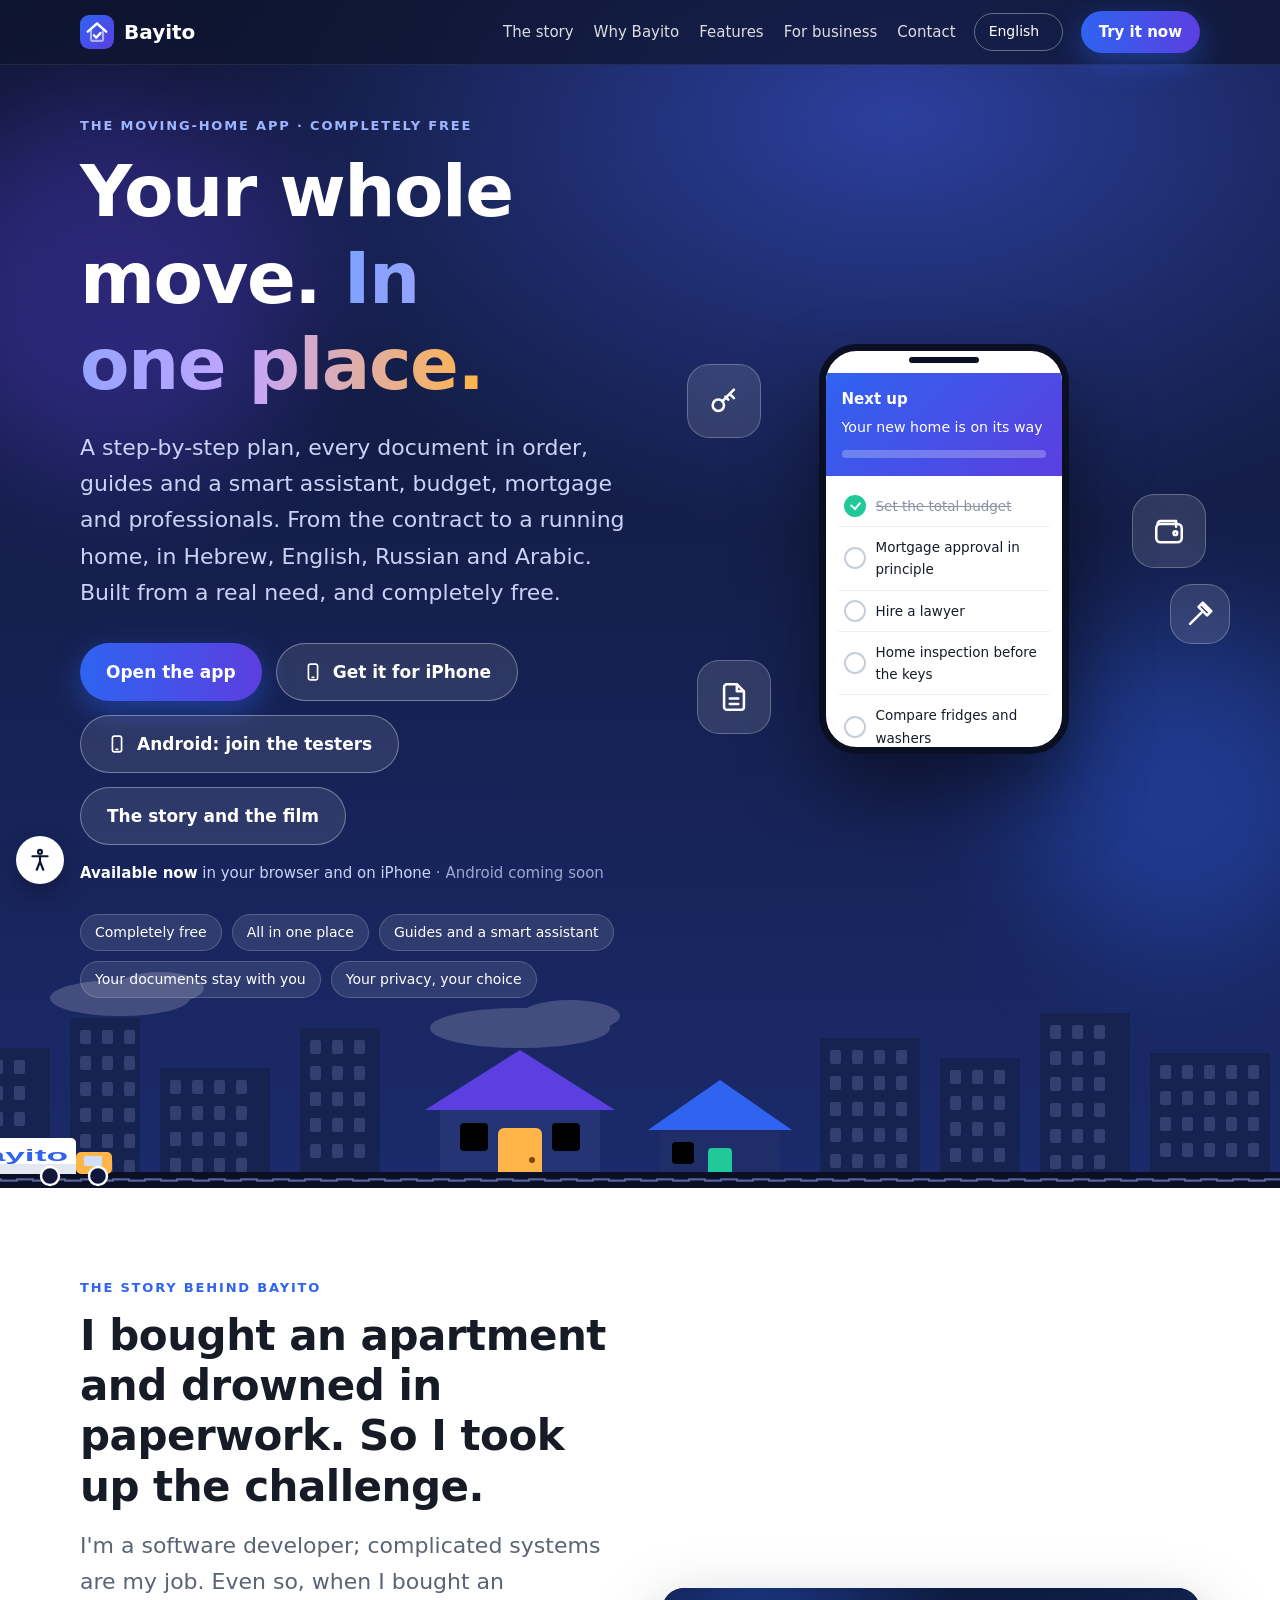
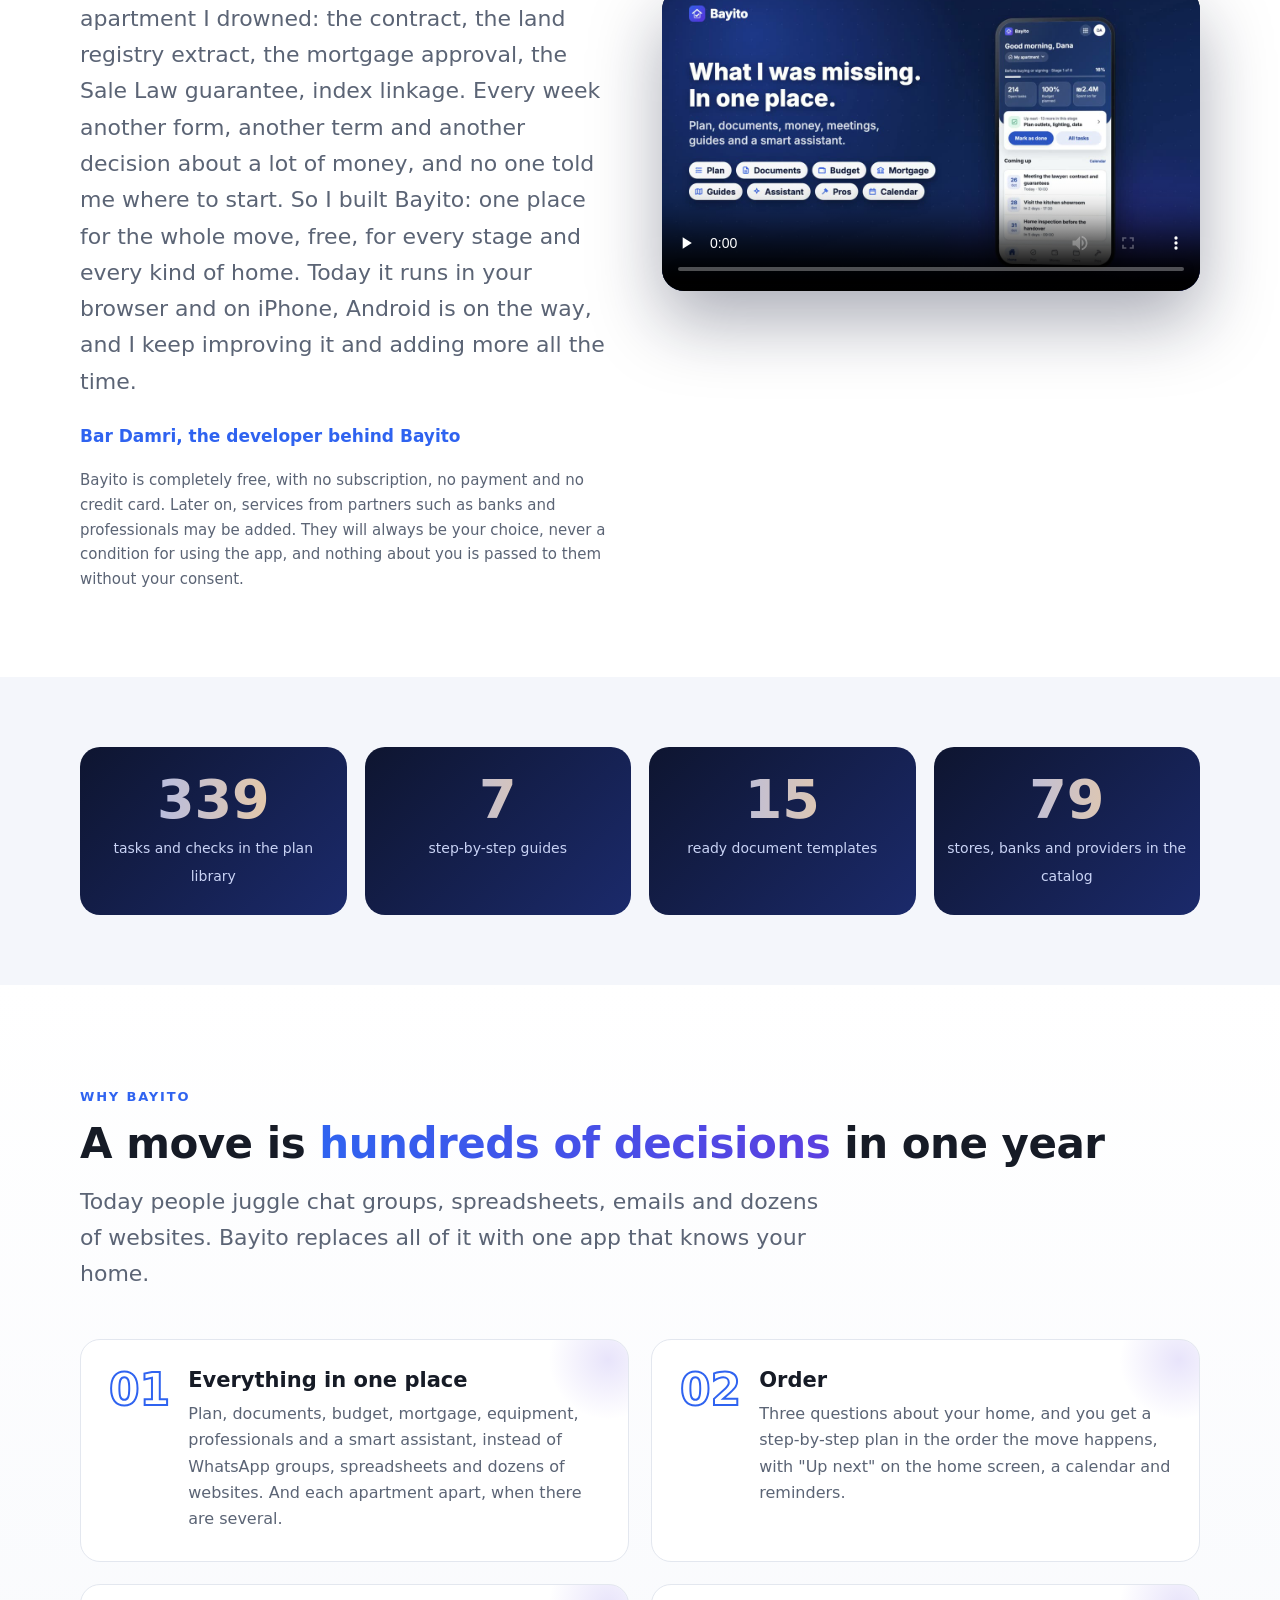
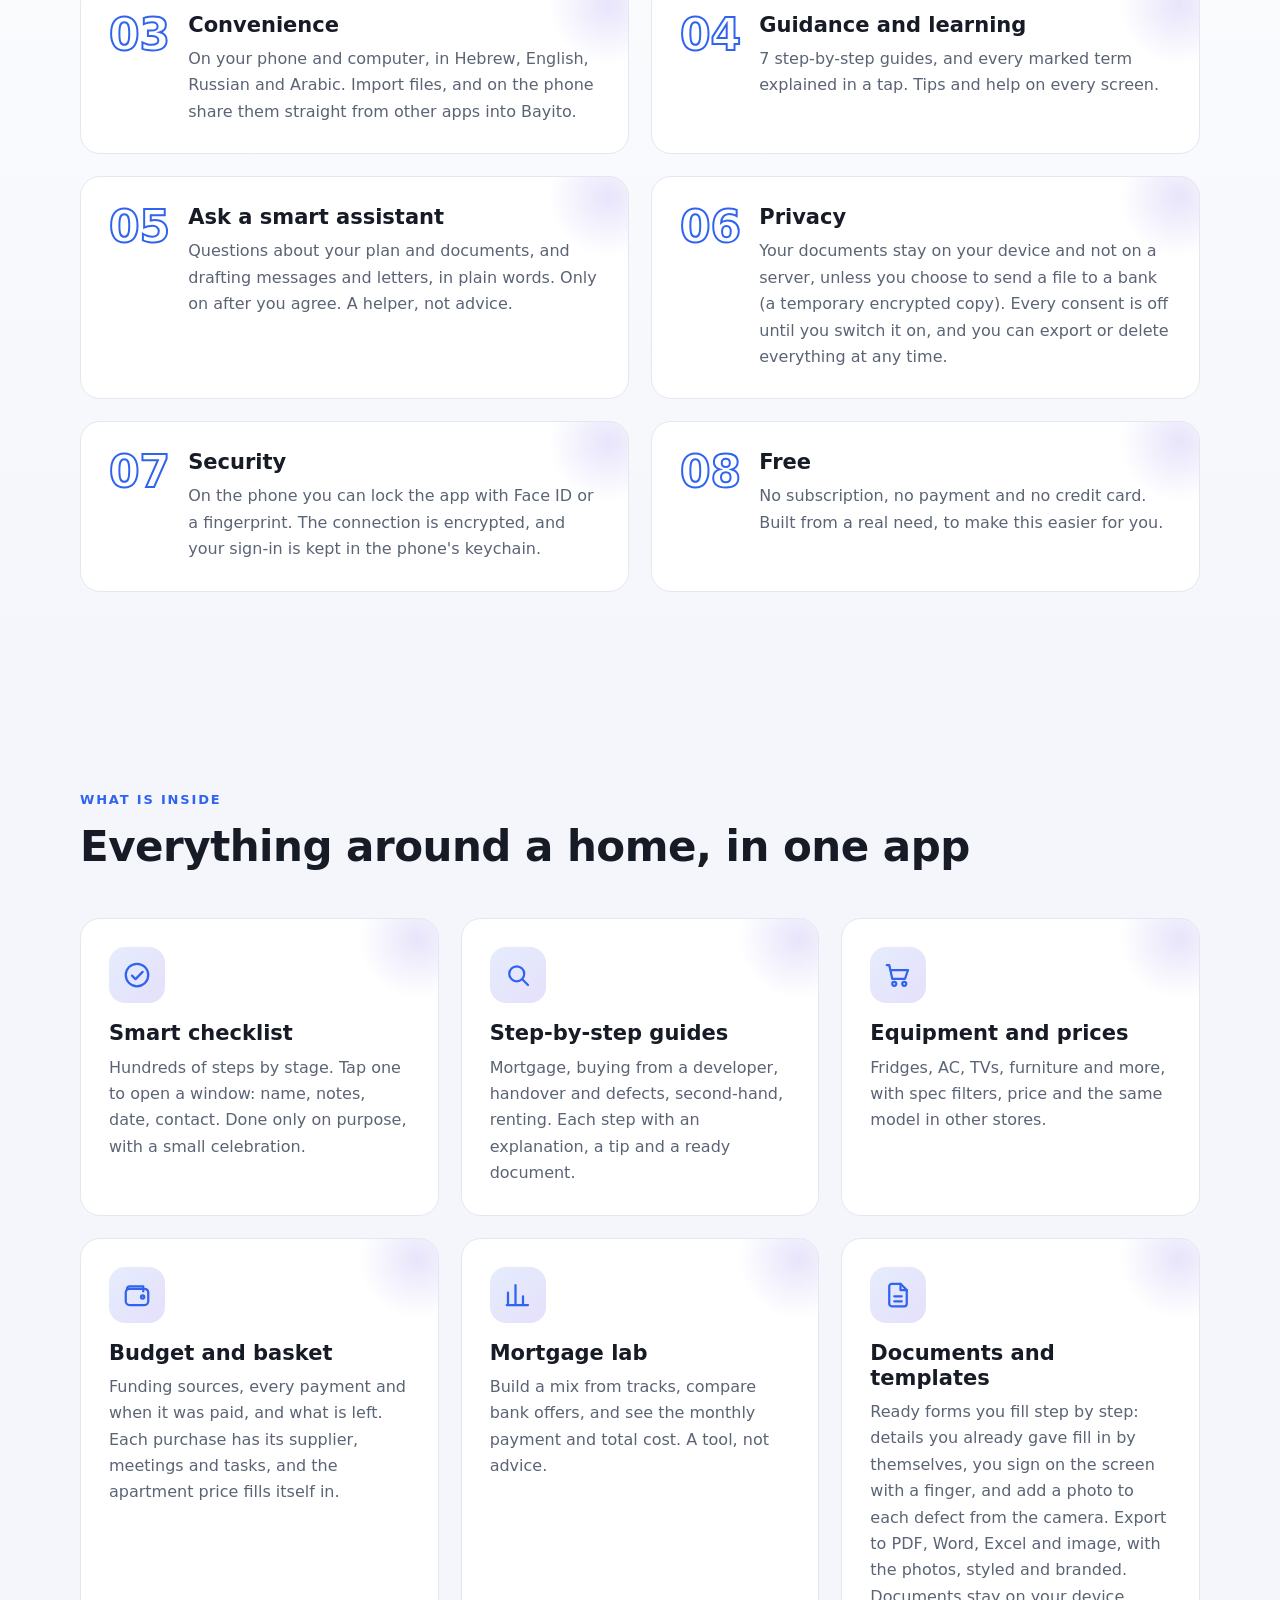
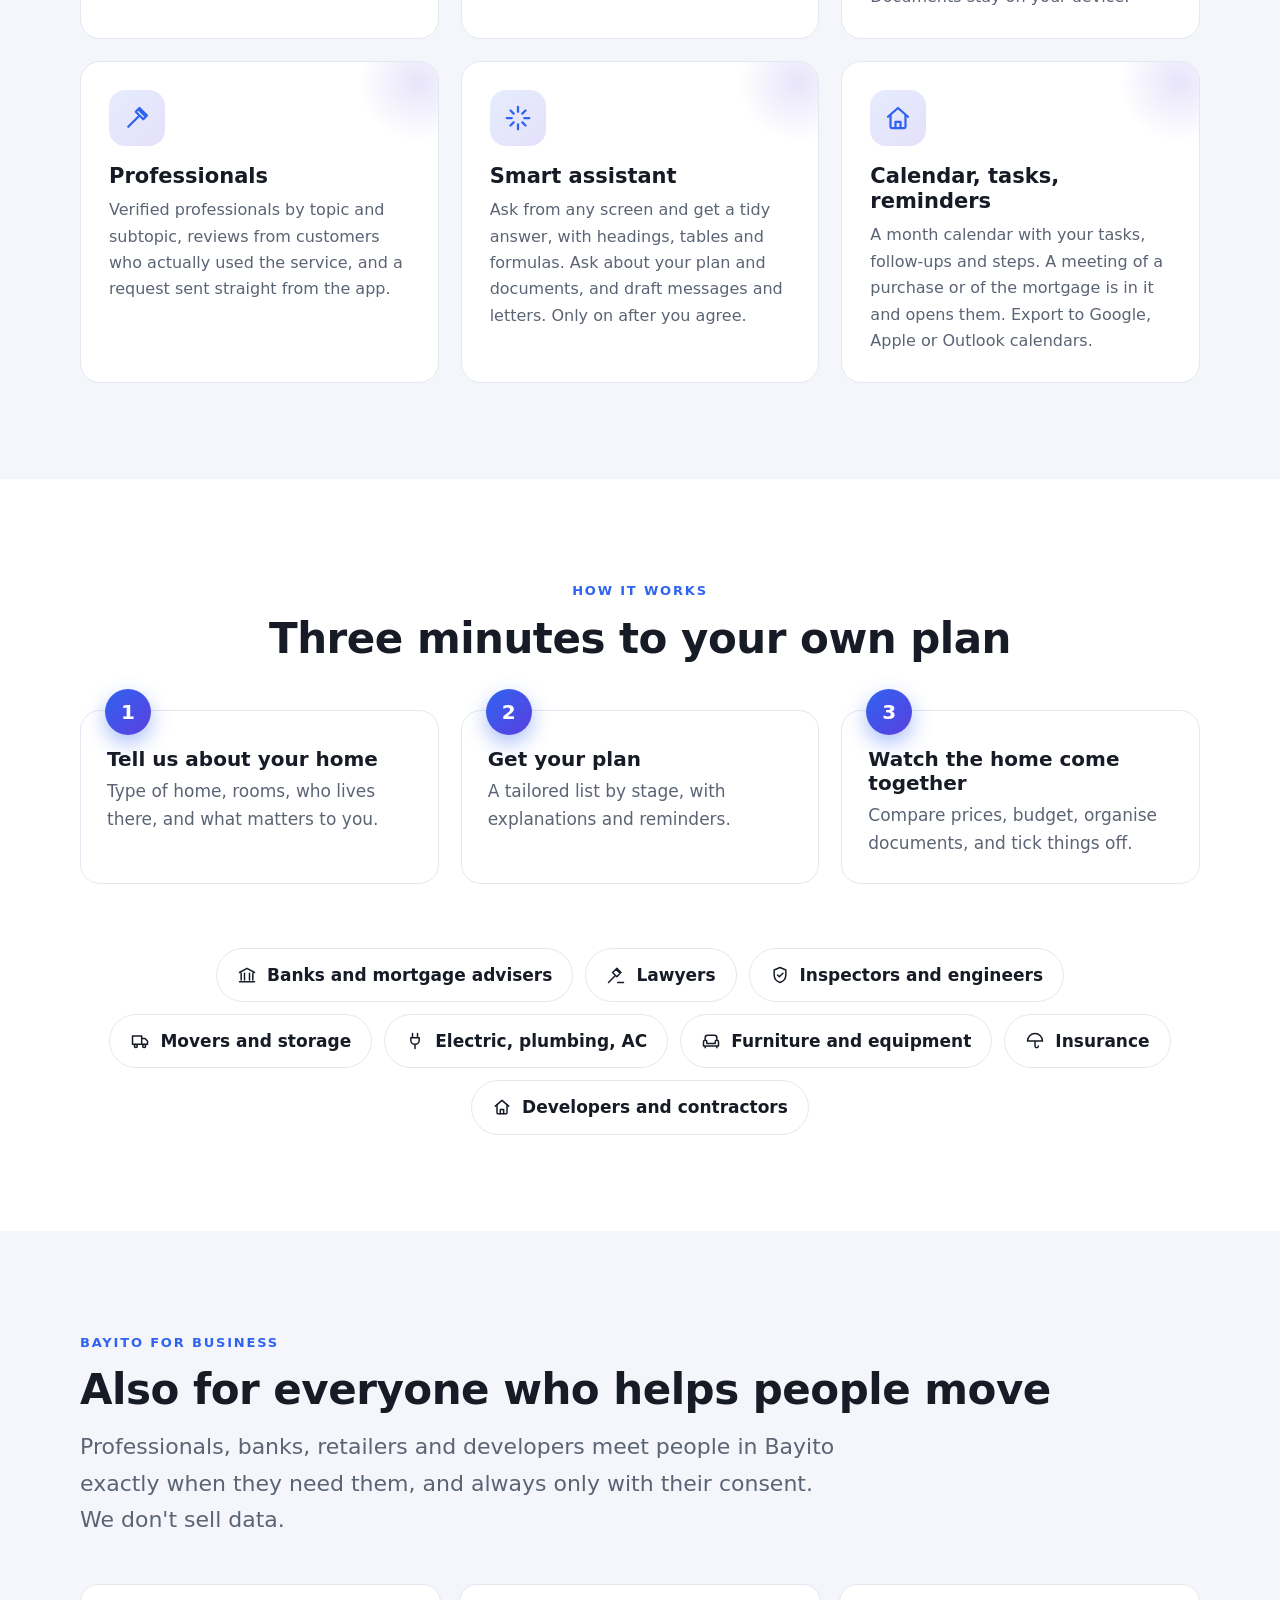
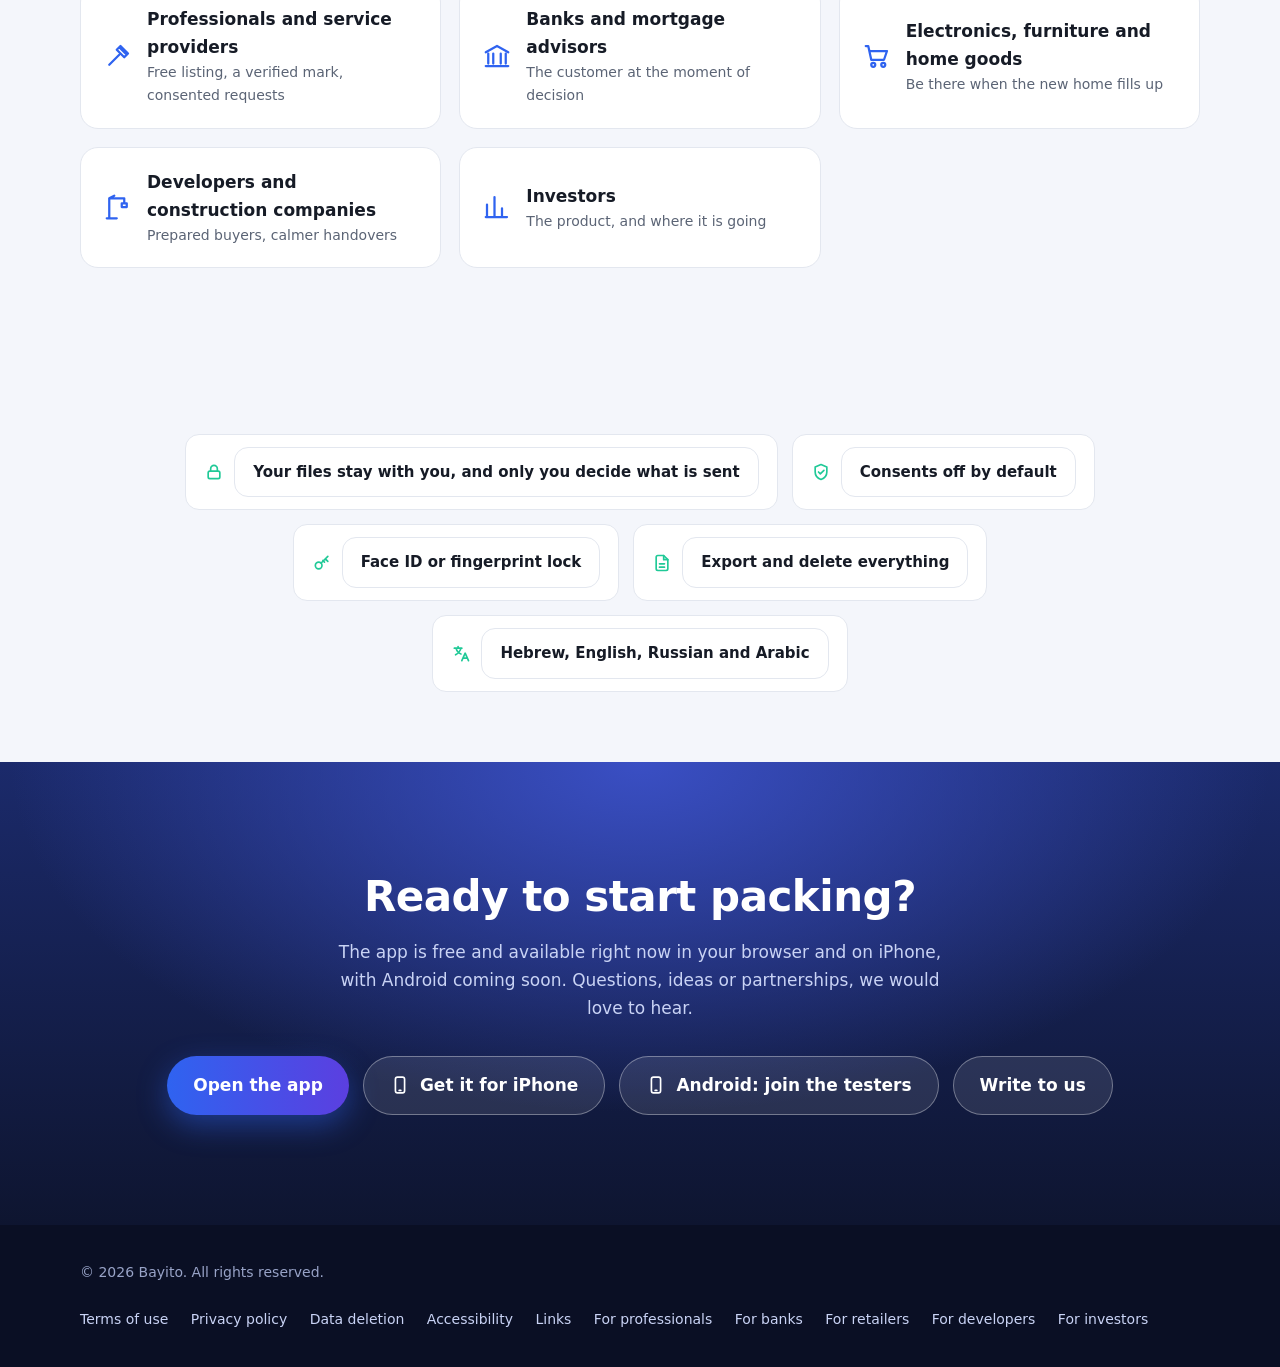
<file: index.html>
<!doctype html>
<html lang="he" dir="rtl">
<head><script>if(/\.github\.io$/.test(location.hostname))location.replace('https://bayito.app'+location.pathname.replace(/^\/bayito-site(?=\/|$)/,'')+location.search+location.hash)</script>
<link rel="canonical" href="https://bayito.app/">
<meta charset="utf-8">
<meta name="viewport" content="width=device-width,initial-scale=1">
<title>Bayito (בייטו) – כל המעבר. במקום אחד. | Your whole move. In one place.</title>
<meta name="description" content="Bayito: your whole move to a new home in Israel in one place. A step-by-step plan, documents in order, guides and a smart assistant, budget, mortgage and professionals, in Hebrew, English, Russian and Arabic. Built from a real need, completely free.">
<meta property="og:title" content="Bayito – Your whole move. In one place.">
<meta property="og:description" content="I bought an apartment and drowned in paperwork, so I took up the challenge and built what I was missing. Plan, documents, money and meetings, guides and a smart assistant, completely free. Now on the web and iPhone.">
<meta property="og:type" content="website">
<meta property="og:image" content="https://bayito.app/img/og-buyers-he.jpg">
<meta name="twitter:card" content="summary_large_image">
<meta name="theme-color" content="#0E1530">
<link rel="icon" href="data:image/svg+xml,%3Csvg xmlns=%27http://www.w3.org/2000/svg%27 viewBox=%270 0 48 48%27%3E%3Crect width=%2748%27 height=%2748%27 rx=%2713%27 fill=%27%232F63F0%27/%3E%3Cpath d=%27M11 23.5 24 12l13 11.5%27 stroke=%27white%27 stroke-width=%273.4%27 stroke-linecap=%27round%27 stroke-linejoin=%27round%27 fill=%27none%27/%3E%3Cpath d=%27m19.6 28.6 3.3 3.3 6-6.4%27 stroke=%27white%27 stroke-width=%273.4%27 stroke-linecap=%27round%27 stroke-linejoin=%27round%27 fill=%27none%27/%3E%3C/svg%3E">
<style>
:root{--blue:#2F63F0;--violet:#5B3FE0;--navy:#0E1530;--navy2:#1B2A6B;--ink:#161B26;--muted:#5B6475;--line:#E3E7EF;--soft:#F4F6FB;--amber:#FFB547;--green:#20C997;--card:#fff;--radius:20px}
*{box-sizing:border-box}html{scroll-behavior:smooth}
body{margin:0;font:17px/1.65 system-ui,-apple-system,"Segoe UI",Heebo,Arial,sans-serif;color:var(--ink);background:#fff;overflow-x:hidden}
html:not([lang=he]) .he,html:not([lang=en]) .en,html:not([lang=ru]) .ru,html:not([lang=ar]) .ar{display:none!important}html[lang=ar] body{font-family:system-ui,-apple-system,"Segoe UI","Noto Sans Arabic","Geeza Pro",Tahoma,Arial,sans-serif}select.lang{appearance:none;-webkit-appearance:none}select.lang option{color:#161B26;background:#fff}
a{color:inherit}img,svg{max-width:100%}
.wrap{width:min(1120px,92vw);margin-inline:auto}
h1,h2,h3{line-height:1.2;margin:0}
h2{font-size:clamp(28px,4vw,42px);letter-spacing:-.5px}
.lead{font-size:clamp(18px,2.2vw,22px);color:var(--muted);max-width:760px}
.grad{background:linear-gradient(90deg,#7FA2FF,#C3A6FF,#FFB547);-webkit-background-clip:text;background-clip:text;color:transparent}
/* header */
header.top{position:fixed;inset:0 0 auto 0;z-index:50;backdrop-filter:blur(14px);background:rgba(14,21,48,.72);color:#fff;border-bottom:1px solid rgba(255,255,255,.08)}
header.top .wrap{display:flex;align-items:center;gap:18px;height:64px}
.logo{display:flex;align-items:center;gap:10px;font-weight:800;font-size:20px;text-decoration:none;cursor:pointer}
nav.links{display:flex;gap:20px;margin-inline-start:auto;font-size:15px}
nav.links a{text-decoration:none;opacity:.85}nav.links a:hover{opacity:1}
.lang{border:1px solid rgba(255,255,255,.35);background:transparent;color:#fff;border-radius:999px;padding:6px 14px;cursor:pointer;font:inherit;font-size:14px}
.btn{display:inline-flex;align-items:center;gap:10px;padding:14px 26px;border-radius:999px;font-weight:700;text-decoration:none;border:0;cursor:pointer;font:inherit;font-weight:700;transition:transform .2s,box-shadow .2s}
.btn.primary{background:linear-gradient(90deg,var(--blue),var(--violet));color:#fff;box-shadow:0 10px 30px rgba(47,99,240,.45)}
.btn.primary:hover{transform:translateY(-2px);box-shadow:0 16px 40px rgba(47,99,240,.55)}
.btn.ghost{background:rgba(255,255,255,.1);color:#fff;border:1px solid rgba(255,255,255,.35)}
.btn.sm{padding:9px 18px;font-size:15px}
@media(max-width:820px){nav.links{display:none}}
/* hero */
.hero{position:relative;min-height:100vh;color:#fff;background:radial-gradient(1200px 700px at 70% 10%,#2c3f9e 0%,transparent 60%),linear-gradient(180deg,var(--navy) 0%,var(--navy2) 100%);overflow:hidden;display:flex;align-items:center;padding:110px 0 190px}
.hero .wrap{position:relative;z-index:3;display:grid;grid-template-columns:1.05fr .95fr;gap:40px;align-items:center}
.hero h1{font-size:clamp(38px,6vw,72px);letter-spacing:-1.5px;text-wrap:balance}
h2{text-wrap:balance}
.hero p.lead{color:#C9D3F5;margin:22px 0 32px}
.cta-row{display:flex;gap:14px;flex-wrap:wrap}
.chips{display:flex;gap:10px;flex-wrap:wrap;margin-top:28px;font-size:14px}
.chips>span{background:rgba(255,255,255,.1);border:1px solid rgba(255,255,255,.18);border-radius:999px;padding:6px 14px}
.avail{display:flex;align-items:center;gap:8px;flex-wrap:wrap;margin:16px 0 0;font-size:15px;color:#C9D3F5}.avail b{color:#fff}.avail i{font-style:normal;opacity:.75}
.btn svg{width:20px;height:20px;fill:none;stroke:currentColor;stroke-width:2;stroke-linecap:round;stroke-linejoin:round}
@media(max-width:900px){.hero .wrap{grid-template-columns:1fr}.hero{padding-bottom:230px}}
canvas#fx{position:fixed;inset:0;width:100%;height:100%;pointer-events:none;z-index:40}
/* skyline scene */
.scene{position:absolute;left:0;right:0;bottom:0;height:230px;z-index:2;pointer-events:none}
.scene svg{width:100%;height:100%;display:block}
.win{animation:blink 5s infinite;transform-origin:center}
@keyframes blink{0%,100%{fill:#33406F}45%{fill:#FFD27A}55%{fill:#FFD27A}}
.truck{animation:drive 22s linear infinite}
@keyframes drive{from{transform:translateX(-280px)}to{transform:translateX(1540px)}}
.cloud{animation:float 38s linear infinite;opacity:.18}
@keyframes float{from{transform:translateX(-200px)}to{transform:translateX(1400px)}}
.orbs{position:absolute;inset:0;z-index:1;pointer-events:none}
.orb{position:absolute;border-radius:50%;filter:blur(60px);opacity:.35;animation:drift 14s ease-in-out infinite alternate}
@keyframes drift{from{transform:translate(0,0)}to{transform:translate(40px,-30px)}}
/* floating icon bubbles in hero */
.bubbles{position:relative;height:420px}
.bubble{position:absolute;display:grid;place-items:center;width:74px;height:74px;border-radius:22px;background:rgba(255,255,255,.12);border:1px solid rgba(255,255,255,.25);backdrop-filter:blur(8px);animation:bob 6s ease-in-out infinite}
.bubble svg{width:34px;height:34px;fill:none;stroke:#fff;stroke-width:1.8;stroke-linecap:round;stroke-linejoin:round}
@keyframes bob{0%,100%{transform:translateY(0) rotate(-3deg)}50%{transform:translateY(-16px) rotate(3deg)}}
.phone{position:absolute;inset-inline:0;margin:auto;top:0;width:250px;height:410px;border-radius:38px;background:#fff;color:var(--ink);box-shadow:0 40px 80px rgba(0,0,0,.45);border:7px solid #0a0f24;overflow:hidden}
.phone .bar{height:22px;display:flex;justify-content:center;padding-top:6px}.phone .bar i{width:70px;height:6px;border-radius:6px;background:#0a0f24}
.phone .ph-head{background:linear-gradient(135deg,var(--blue),var(--violet));color:#fff;padding:14px 16px 18px}
.phone .ph-head b{display:block;font-size:15px}.phone .prog{height:8px;border-radius:8px;background:rgba(255,255,255,.25);margin-top:10px;overflow:hidden}
.phone .prog i{display:block;height:100%;width:0;background:#fff;border-radius:8px;animation:fill 12s infinite}
@keyframes fill{0%{width:6%}15%{width:30%}35%{width:55%}55%{width:78%}72%,100%{width:100%}}
.phone ul{list-style:none;margin:0;padding:10px 12px}
.phone li{display:flex;align-items:center;gap:10px;padding:9px 6px;border-bottom:1px solid #EEF1F6;font-size:13.5px}
.phone li .ck{width:22px;height:22px;border-radius:50%;border:2px solid #C7CEDB;flex:none;position:relative}
.phone li .ck::after{content:"";position:absolute;inset:3px 5px 6px 6px;border:solid #fff;border-width:0 2.4px 2.4px 0;transform:rotate(40deg) scale(0);transition:transform .3s}
.phone li.done .ck{background:var(--green);border-color:var(--green)}.phone li.done .ck::after{transform:rotate(40deg) scale(1)}
.phone li.done span.t{color:#8A93A5;text-decoration:line-through}
/* sections */
section{padding:96px 0;position:relative}
section.alt{background:var(--soft)}
.eyebrow{display:inline-block;color:var(--blue);font-weight:800;letter-spacing:.14em;font-size:13px;text-transform:uppercase;margin-bottom:12px}
.head{margin-bottom:46px}
.grid{display:grid;gap:22px}
.g3{grid-template-columns:repeat(3,1fr)}.g2{grid-template-columns:repeat(2,1fr)}.g4{grid-template-columns:repeat(4,1fr)}
@media(max-width:900px){.g3,.g4{grid-template-columns:repeat(2,1fr)}}@media(max-width:600px){.g3,.g2,.g4{grid-template-columns:1fr}}
.card{background:var(--card);border:1px solid var(--line);border-radius:var(--radius);padding:28px;transition:transform .3s,box-shadow .3s;position:relative;overflow:hidden}
.card:hover{transform:translateY(-6px);box-shadow:0 22px 50px rgba(30,45,110,.14)}
.card .ico{width:56px;height:56px;border-radius:16px;display:grid;place-items:center;background:linear-gradient(135deg,rgba(47,99,240,.12),rgba(91,63,224,.16));margin-bottom:18px}
.card .ico svg{width:30px;height:30px;stroke:var(--blue);fill:none;stroke-width:1.8;stroke-linecap:round;stroke-linejoin:round;transition:transform .5s}
.card:hover .ico svg{transform:rotate(-8deg) scale(1.15)}
.card h3{font-size:21px;margin-bottom:8px}.card p{margin:0;color:var(--muted);font-size:16px}
.card::after{content:"";position:absolute;inset-inline-end:-40px;top:-40px;width:120px;height:120px;border-radius:50%;background:radial-gradient(circle,rgba(91,63,224,.14),transparent 70%)}
.reveal{opacity:0;transform:translateY(28px);transition:opacity .8s,transform .8s}.reveal.in{opacity:1;transform:none}
.why{background:linear-gradient(180deg,#fff,var(--soft))}
.why .card{display:flex;gap:18px;align-items:flex-start}.why .num{font-size:44px;font-weight:900;color:transparent;-webkit-text-stroke:2px var(--blue);line-height:1}
.stats{display:grid;grid-template-columns:repeat(4,1fr);gap:18px;text-align:center}
@media(max-width:700px){.stats{grid-template-columns:repeat(2,1fr)}}
.stat{padding:26px 10px;border-radius:var(--radius);background:linear-gradient(135deg,var(--navy),var(--navy2));color:#fff}
.stat b{display:block;font-size:clamp(34px,5vw,54px);line-height:1;margin-bottom:6px;background:linear-gradient(90deg,#9db6ff,#ffcf8a);-webkit-background-clip:text;background-clip:text;color:transparent}
.stat span{color:#C9D3F5;font-size:14px}
.steps{counter-reset:s;display:grid;grid-template-columns:repeat(3,1fr);gap:22px}
@media(max-width:800px){.steps{grid-template-columns:1fr}}
.step{position:relative;padding:30px 26px 26px;border-radius:var(--radius);background:#fff;border:1px solid var(--line)}
.step::before{counter-increment:s;content:counter(s);position:absolute;top:-22px;inset-inline-start:24px;width:46px;height:46px;border-radius:50%;background:linear-gradient(135deg,var(--blue),var(--violet));color:#fff;font-weight:800;display:grid;place-items:center;font-size:20px;box-shadow:0 8px 20px rgba(47,99,240,.4)}
.step h3{margin:6px 0 6px;font-size:20px}.step p{margin:0;color:var(--muted)}
.ecosystem{display:flex;flex-wrap:wrap;gap:12px;justify-content:center}
.pill{display:flex;align-items:center;gap:10px;padding:12px 20px;border-radius:999px;background:#fff;border:1px solid var(--line);font-weight:600;transition:transform .25s,background .25s,color .25s;animation:pillfloat 7s ease-in-out infinite}
.pill:nth-child(odd){animation-delay:-3s}.pill:hover{background:var(--blue);color:#fff;transform:scale(1.07)}
.pill svg{width:20px;height:20px;stroke:currentColor;fill:none;stroke-width:1.8;stroke-linecap:round;stroke-linejoin:round}
@keyframes pillfloat{0%,100%{transform:translateY(0)}50%{transform:translateY(-6px)}}
.band{background:linear-gradient(135deg,var(--navy),var(--navy2));color:#fff;border-radius:28px;padding:56px;position:relative;overflow:hidden}
.band p{color:#C9D3F5}.band .eyebrow{color:#9db6ff}
.band ul{padding-inline-start:22px;color:#DCE4FF}.band li{margin:8px 0}
.two{display:grid;grid-template-columns:1fr 1fr;gap:26px}@media(max-width:860px){.two{grid-template-columns:1fr}.band{padding:34px 24px}}
.trust{display:flex;flex-wrap:wrap;gap:14px;justify-content:center}
.trust span{display:flex;gap:10px;align-items:center;background:#fff;border:1px solid var(--line);padding:12px 18px;border-radius:14px;font-weight:600;font-size:15px}
.trust svg{width:20px;height:20px;stroke:var(--green);fill:none;stroke-width:2;stroke-linecap:round;stroke-linejoin:round}
.final{text-align:center;color:#fff;background:radial-gradient(900px 500px at 50% 0,#3a4fc4,transparent 70%),linear-gradient(180deg,var(--navy2),var(--navy));padding:110px 0}
.final h2{margin-bottom:16px}.final p{color:#C9D3F5;max-width:640px;margin:0 auto 34px}
footer{background:#0A0F24;color:#98A3C7;padding:36px 0;font-size:14px}
footer .wrap{display:flex;gap:24px;flex-wrap:wrap;align-items:center;justify-content:space-between}
footer a{color:#C9D3F5;margin-inline-end:18px;text-decoration:none}footer a:hover{text-decoration:underline}
a:focus-visible,button:focus-visible{outline:3px solid #FFB547;outline-offset:3px;border-radius:6px}
.skip{position:fixed;inset-block-start:-60px;inset-inline-start:12px;z-index:100;background:#fff;color:#0E1530;padding:10px 18px;border-radius:10px;font-weight:700;transition:inset-block-start .2s}.skip:focus{inset-block-start:10px}
html.hc{filter:contrast(1.25)}html.hc body{background:#fff}html.hc .lead,html.hc .card p,html.hc .step p{color:#26303f}
html.big{font-size:125%}
.a11y{position:fixed;inset-block-end:16px;inset-inline-start:16px;z-index:60;display:flex;flex-direction:column;gap:8px;align-items:flex-start}
.a11y button.t{width:48px;height:48px;border-radius:50%;border:0;background:#fff;color:#0E1530;box-shadow:0 8px 24px rgba(0,0,0,.3);cursor:pointer;display:grid;place-items:center}
.a11y .panel{display:none;background:#fff;color:#0E1530;border-radius:16px;padding:12px;box-shadow:0 14px 40px rgba(0,0,0,.35);gap:8px;flex-direction:column;min-width:210px}.a11y.open .panel{display:flex}
.a11y .panel button{border:1px solid #D9DEE7;background:#F4F6FB;border-radius:10px;padding:10px 12px;font:inherit;font-size:15px;cursor:pointer;text-align:start}.a11y .panel button[aria-pressed=true]{background:#2F63F0;color:#fff;border-color:#2F63F0}
html.calm *{animation:none!important;transition:none!important}html.calm .reveal{opacity:1;transform:none}html.calm canvas#fx{display:none}
@media(prefers-reduced-motion:reduce){*{animation:none!important;transition:none!important}.reveal{opacity:1;transform:none}canvas#fx{display:none}}
/* the story and the film */
.story{display:grid;grid-template-columns:1fr 1fr;gap:44px;align-items:center}@media(max-width:900px){.story{grid-template-columns:1fr}}
.story h2{text-wrap:balance}.story .sign{margin-top:14px;font-weight:800;color:var(--blue)}
.film{position:relative;border-radius:22px;overflow:hidden;box-shadow:0 30px 70px rgba(14,21,48,.35);background:#0b1630;aspect-ratio:16/9}
.film video{display:block;width:100%;height:100%}
/* the audiences */
.aud{display:grid;grid-template-columns:repeat(3,1fr);gap:18px}@media(max-width:900px){.aud{grid-template-columns:repeat(2,1fr)}}@media(max-width:560px){.aud{grid-template-columns:1fr}}
.aud a{display:flex;gap:14px;align-items:center;padding:20px 22px;border-radius:18px;background:#fff;border:1px solid var(--line);text-decoration:none;font-weight:700;transition:transform .25s,box-shadow .25s}
.aud a:hover{transform:translateY(-4px);box-shadow:0 18px 40px rgba(30,45,110,.14)}
.aud a small{display:block;font-weight:500;color:var(--muted);font-size:14px}
.aud svg{flex:none;width:30px;height:30px;stroke:var(--blue);fill:none;stroke-width:1.8;stroke-linecap:round;stroke-linejoin:round}
.why .grid{grid-template-columns:repeat(2,1fr)}@media(max-width:600px){.why .grid{grid-template-columns:1fr}}
</style>
</head>
<body>
<a class="skip" href="#main"><span class="he" lang="he">דילוג לתוכן</span><span class="en" lang="en">Skip to content</span><span class="ru" lang="ru">Перейти к содержимому</span><span class="ar" lang="ar">تخطَّ إلى المحتوى</span></a>
<svg width="0" height="0" style="position:absolute" aria-hidden="true">
  <symbol id="i-phone" viewBox="0 0 24 24"><rect x="6.5" y="2.5" width="11" height="19" rx="2.5"/><path d="M11 18.5h2"/></symbol>
  <symbol id="i-check" viewBox="0 0 24 24"><circle cx="12" cy="12" r="9"/><path d="m8 12.5 2.8 2.8L16.5 9.5"/></symbol>
  <symbol id="i-key" viewBox="0 0 24 24"><circle cx="8" cy="15" r="4"/><path d="m11 12 8-8m-3 3 3 3m-6-1 2 2"/></symbol>
  <symbol id="i-wallet" viewBox="0 0 24 24"><path d="M4 7a2 2 0 0 1 2-2h11v4"/><rect x="3" y="7" width="18" height="13" rx="3"/><circle cx="16.5" cy="13.5" r="1.3"/></symbol>
  <symbol id="i-hammer" viewBox="0 0 24 24"><path d="m14 6 4 4M5 19l8-8m1-7 6 6-3 3-6-6z"/></symbol>
  <symbol id="i-doc" viewBox="0 0 24 24"><path d="M7 3h7l5 5v11a2 2 0 0 1-2 2H7a2 2 0 0 1-2-2V5a2 2 0 0 1 2-2z"/><path d="M14 3v5h5M9 13h6M9 17h6"/></symbol>
  <symbol id="i-cart" viewBox="0 0 24 24"><path d="M3 4h2l2.4 11h10.2L20 8H7"/><circle cx="9" cy="19" r="1.6"/><circle cx="17" cy="19" r="1.6"/></symbol>
  <symbol id="i-shield" viewBox="0 0 24 24"><path d="M12 3 5 6v6c0 4.4 3 7.6 7 9 4-1.4 7-4.6 7-9V6z"/><path d="m9 12 2.2 2.2L15.5 10"/></symbol>
  <symbol id="i-spark" viewBox="0 0 24 24"><path d="M12 3v4m0 10v4M3 12h4m10 0h4M6 6l2.5 2.5m7 7L18 18M18 6l-2.5 2.5m-7 7L6 18"/></symbol>
  <symbol id="i-home" viewBox="0 0 24 24"><path d="M4 11 12 4l8 7"/><path d="M6 10v9a1 1 0 0 0 1 1h10a1 1 0 0 0 1-1v-9"/><path d="M10 20v-5h4v5"/></symbol>
  <symbol id="i-chart" viewBox="0 0 24 24"><path d="M4 20V10m6 10V4m6 16v-7m4 7H3"/></symbol>
  <symbol id="i-hand" viewBox="0 0 24 24"><path d="M3 12l4-4 4 2 3-3 4 3 3-2v7l-4 4-4-3-3 2-4-3-3 2z"/></symbol>
  <symbol id="i-plug" viewBox="0 0 24 24"><path d="M9 3v5m6-5v5M7 8h10v3a5 5 0 0 1-10 0zM12 16v5"/></symbol>
  <symbol id="i-truck" viewBox="0 0 24 24"><path d="M3 6h11v10H3zM14 9h4l3 3v4h-7"/><circle cx="7" cy="18" r="1.8"/><circle cx="17" cy="18" r="1.8"/></symbol>
  <symbol id="i-gavel" viewBox="0 0 24 24"><path d="m13 4 5 5m-6-4 5 5-4 4-5-5zM3 21l8-8M14 21h7"/></symbol>
  <symbol id="i-umbrella" viewBox="0 0 24 24"><path d="M3 12a9 9 0 0 1 18 0zM12 12v6a2 2 0 0 0 4 0"/></symbol>
  <symbol id="i-bank" viewBox="0 0 24 24"><path d="M3 9 12 4l9 5M5 10v8m4-8v8m6-8v8m4-8v8M3 20h18"/></symbol>
  <symbol id="i-sofa" viewBox="0 0 24 24"><path d="M5 11V8a3 3 0 0 1 3-3h8a3 3 0 0 1 3 3v3M3 13a2 2 0 0 1 4 0v2h10v-2a2 2 0 0 1 4 0v5H3zM5 18v2m14-2v2"/></symbol>
  <symbol id="i-search" viewBox="0 0 24 24"><circle cx="11" cy="11" r="6"/><path d="m16 16 4 4"/></symbol>
  <symbol id="i-lock" viewBox="0 0 24 24"><rect x="5" y="11" width="14" height="9" rx="2"/><path d="M8 11V8a4 4 0 0 1 8 0v3"/></symbol>
  <symbol id="i-crane" viewBox="0 0 24 24"><path d="M5 21V5l12 0M5 5l4-2M17 5v4M15 9h4v3h-4zM3 21h8"/></symbol>
  <symbol id="i-lang" viewBox="0 0 24 24"><path d="M4 5h9M8.5 3v2M6 5c1 4 3 6 6 7M12 5c-1 4-3 6-6.5 8M13 20l4-9 4 9M14.5 17h5"/></symbol>
</svg>

<canvas id="fx" aria-hidden="true"></canvas>

<header class="top" id="top">
  <div class="wrap">
    <a class="logo" href="#main" id="logo" aria-label="Bayito">
      <svg width="34" height="34" viewBox="0 0 48 48" aria-hidden="true"><defs><linearGradient id="lg" x1="0" y1="0" x2="1" y2="1"><stop offset="0" stop-color="#2F63F0"/><stop offset="1" stop-color="#5B3FE0"/></linearGradient></defs><rect width="48" height="48" rx="13" fill="url(#lg)"/><path d="M11 23.5 24 12l13 11.5" stroke="#fff" stroke-width="3.4" stroke-linecap="round" stroke-linejoin="round" fill="none"/><path d="M15.5 22.5V35a1.5 1.5 0 0 0 1.5 1.5h14a1.5 1.5 0 0 0 1.5-1.5V22.5" stroke="#fff" stroke-opacity=".55" stroke-width="3" stroke-linecap="round" stroke-linejoin="round" fill="none"/><path d="m19.6 28.6 3.3 3.3 6-6.4" stroke="#fff" stroke-width="3.4" stroke-linecap="round" stroke-linejoin="round" fill="none"/></svg>
      Bayito
    </a>
    <nav class="links">
      <a href="#story"><span class="he" lang="he">הסיפור</span><span class="en" lang="en">The story</span><span class="ru" lang="ru">История</span><span class="ar" lang="ar">القصة</span></a>
      <a href="#why"><span class="he" lang="he">למה Bayito</span><span class="en" lang="en">Why Bayito</span><span class="ru" lang="ru">Почему Bayito</span><span class="ar" lang="ar">لماذا Bayito</span></a>
      <a href="#features"><span class="he" lang="he">מה יש בפנים</span><span class="en" lang="en">Features</span><span class="ru" lang="ru">Возможности</span><span class="ar" lang="ar">ما في الداخل</span></a>
      <a href="#business"><span class="he" lang="he">לעסקים</span><span class="en" lang="en">For business</span><span class="ru" lang="ru">Для бизнеса</span><span class="ar" lang="ar">للأعمال</span></a>
      <a href="#contact"><span class="he" lang="he">יצירת קשר</span><span class="en" lang="en">Contact</span><span class="ru" lang="ru">Контакты</span><span class="ar" lang="ar">تواصل</span></a>
    </nav>
    <select class="lang" id="lang" aria-label="Language / שפה / Язык / اللغة"><option value="he" lang="he">עברית</option><option value="en" lang="en">English</option><option value="ru" lang="ru">Русский</option><option value="ar" lang="ar">العربية</option></select>
    <a class="btn primary sm" href="web/"><span class="he" lang="he">לנסות עכשיו</span><span class="en" lang="en">Try it now</span><span class="ru" lang="ru">Попробовать</span><span class="ar" lang="ar">جرّب الآن</span></a>
  </div>
</header>

<main id="main">
<section class="hero">
  <div class="orbs"><i class="orb" style="width:380px;height:380px;background:#5B3FE0;top:8%;inset-inline-start:-80px"></i><i class="orb" style="width:320px;height:320px;background:#2F63F0;bottom:20%;inset-inline-end:-60px;animation-delay:-5s"></i></div>
  <div class="wrap">
    <div>
      <span class="eyebrow" style="color:#9db6ff"><span class="he" lang="he">האפליקציה למעבר דירה · חינמית לגמרי</span><span class="en" lang="en">The moving-home app · completely free</span><span class="ru" lang="ru">Приложение для переезда · полностью бесплатно</span><span class="ar" lang="ar">تطبيق الانتقال إلى البيت · مجاني تمامًا</span></span>
      <h1>
        <span class="he" lang="he">כל המעבר. <span class="grad">במקום אחד.</span></span>
        <span class="en" lang="en">Your whole move. <span class="grad">In one place.</span></span><span class="ru" lang="ru">Весь переезд. <span class="grad">В одном месте.</span></span><span class="ar" lang="ar">كل الانتقال. <span class="grad">في مكان واحد.</span></span>
      </h1>
      <p class="lead">
        <span class="he" lang="he">תוכנית צעד אחר צעד, כל המסמכים מסודרים, מדריכים ועוזר חכם, תקציב, משכנתא ובעלי מקצוע. מהחוזה ועד שהבית מתפקד, בעברית, באנגלית, ברוסית ובערבית. נבנתה מצורך אמיתי, וחינמית לגמרי.</span>
        <span class="en" lang="en">A step-by-step plan, every document in order, guides and a smart assistant, budget, mortgage and professionals. From the contract to a running home, in Hebrew, English, Russian and Arabic. Built from a real need, and completely free.</span><span class="ru" lang="ru">Пошаговый план, все документы по порядку, руководства и умный помощник, бюджет, ипотека и специалисты. От договора до обжитого дома, на иврите, английском, русском и арабском. Сделано из настоящей потребности, и полностью бесплатно.</span><span class="ar" lang="ar">خطة خطوة بخطوة، كل المستندات مرتّبة، أدلّة ومساعد ذكي، ميزانية، رهن عقاري ومهنيون. من العقد حتى بيت يعمل، بالعبرية والإنجليزية والروسية والعربية. وُلد من حاجة حقيقية، ومجاني تمامًا.</span>
      </p>
      <div class="cta-row">
        <a class="btn primary" href="web/" id="cta1"><span class="he" lang="he">פתחו את האפליקציה</span><span class="en" lang="en">Open the app</span><span class="ru" lang="ru">Открыть приложение</span><span class="ar" lang="ar">افتح التطبيق</span></a>
        <a class="btn ghost" href="https://apps.apple.com/il/app/bayito/id6823074632" rel="noopener" id="cta-ios1"><svg aria-hidden="true"><use href="#i-phone"/></svg><span class="he" lang="he">הורדה לאייפון</span><span class="en" lang="en">Get it for iPhone</span><span class="ru" lang="ru">Скачать для iPhone</span><span class="ar" lang="ar">تنزيل لـ iPhone</span></a>
        <a class="btn ghost" href="android.html" id="cta-android1"><svg aria-hidden="true"><use href="#i-phone"/></svg><span class="he" lang="he">אנדרואיד: הצטרפו לבודקים</span><span class="en" lang="en">Android: join the testers</span><span class="ru" lang="ru">Android: стать тестировщиком</span><span class="ar" lang="ar">Android: انضم إلى المختبرين</span></a>
        <a class="btn ghost" href="#story"><span class="he" lang="he">הסיפור והסרטון</span><span class="en" lang="en">The story and the film</span><span class="ru" lang="ru">История и фильм</span><span class="ar" lang="ar">القصة والفيلم</span></a>
      </div>
      <p class="avail"><span class="he" lang="he"><b>זמינה עכשיו</b> בדפדפן ובאייפון <i>· אנדרואיד בקרוב</i></span><span class="en" lang="en"><b>Available now</b> in your browser and on iPhone <i>· Android coming soon</i></span><span class="ru" lang="ru"><b>Уже доступно</b> в браузере и на iPhone <i>· Android скоро</i></span><span class="ar" lang="ar"><b>متوفر الآن</b> في المتصفح وعلى iPhone <i>· Android قريبًا</i></span></p>
      <div class="chips">
        <span><span class="he" lang="he">חינמית לגמרי</span><span class="en" lang="en">Completely free</span><span class="ru" lang="ru">Полностью бесплатно</span><span class="ar" lang="ar">مجاني تمامًا</span></span>
        <span><span class="he" lang="he">הכול במקום אחד</span><span class="en" lang="en">All in one place</span><span class="ru" lang="ru">Всё в одном месте</span><span class="ar" lang="ar">كل شيء في مكان واحد</span></span>
        <span><span class="he" lang="he">מדריכים ועוזר חכם</span><span class="en" lang="en">Guides and a smart assistant</span><span class="ru" lang="ru">Руководства и умный помощник</span><span class="ar" lang="ar">أدلّة ومساعد ذكي</span></span>
        <span><span class="he" lang="he">המסמכים נשארים אצלכם</span><span class="en" lang="en">Your documents stay with you</span><span class="ru" lang="ru">Ваши документы остаются у вас</span><span class="ar" lang="ar">مستنداتك تبقى معك</span></span>
        <span><span class="he" lang="he">הפרטיות בשליטתכם</span><span class="en" lang="en">Your privacy, your choice</span><span class="ru" lang="ru">Ваша приватность, ваш выбор</span><span class="ar" lang="ar">خصوصيتك، اختيارك</span></span>
      </div>
    </div>
    <div class="bubbles" aria-hidden="true">
      <div class="phone">
        <div class="bar"><i></i></div>
        <div class="ph-head"><b><span class="he" lang="he">הצעד הבא</span><span class="en" lang="en">Next up</span><span class="ru" lang="ru">Дальше</span><span class="ar" lang="ar">التالي</span></b><small><span class="he" lang="he">הבית החדש שלכם מתקדם</span><span class="en" lang="en">Your new home is on its way</span><span class="ru" lang="ru">Ваш новый дом уже в пути</span><span class="ar" lang="ar">بيتك الجديد في الطريق</span></small><div class="prog"><i></i></div></div>
        <ul id="demo">
          <li><span class="ck"></span><span class="t"><span class="he" lang="he">הגדרת תקציב כולל</span><span class="en" lang="en">Set the total budget</span><span class="ru" lang="ru">Определить общий бюджет</span><span class="ar" lang="ar">تحديد الميزانية الكاملة</span></span></li>
          <li><span class="ck"></span><span class="t"><span class="he" lang="he">אישור עקרוני למשכנתא</span><span class="en" lang="en">Mortgage approval in principle</span><span class="ru" lang="ru">Предварительное одобрение ипотеки</span><span class="ar" lang="ar">موافقة مبدئية على الرهن</span></span></li>
          <li><span class="ck"></span><span class="t"><span class="he" lang="he">שכירת עורך דין</span><span class="en" lang="en">Hire a lawyer</span><span class="ru" lang="ru">Нанять адвоката</span><span class="ar" lang="ar">توكيل محامٍ</span></span></li>
          <li><span class="ck"></span><span class="t"><span class="he" lang="he">בדק בית לפני קבלת מפתח</span><span class="en" lang="en">Home inspection before the keys</span><span class="ru" lang="ru">Техосмотр до получения ключей</span><span class="ar" lang="ar">فحص البيت قبل المفاتيح</span></span></li>
          <li><span class="ck"></span><span class="t"><span class="he" lang="he">להשוות מקררים ומכונות כביסה</span><span class="en" lang="en">Compare fridges and washers</span><span class="ru" lang="ru">Сравнить холодильники и стиральные машины</span><span class="ar" lang="ar">مقارنة الثلاجات والغسالات</span></span></li>
          <li><span class="ck"></span><span class="t"><span class="he" lang="he">להזמין הובלה</span><span class="en" lang="en">Book the movers</span><span class="ru" lang="ru">Заказать перевозчиков</span><span class="ar" lang="ar">حجز شركة النقل</span></span></li>
        </ul>
      </div>
      <div class="bubble" style="top:20px;inset-inline-start:0;animation-delay:-1s"><svg><use href="#i-key"/></svg></div>
      <div class="bubble" style="top:150px;inset-inline-end:-6px;animation-delay:-3s"><svg><use href="#i-wallet"/></svg></div>
      <div class="bubble" style="bottom:30px;inset-inline-start:10px;animation-delay:-2s"><svg><use href="#i-doc"/></svg></div>
      <div class="bubble" style="bottom:120px;inset-inline-end:-30px;width:60px;height:60px;animation-delay:-4s"><svg><use href="#i-hammer"/></svg></div>
    </div>
  </div>
  <div class="scene" aria-hidden="true">
    <svg viewBox="0 0 1440 230" preserveAspectRatio="xMidYMax slice" style="direction:ltr">
      <g class="cloud"><ellipse cx="200" cy="40" rx="70" ry="18" fill="#fff"/><ellipse cx="240" cy="30" rx="44" ry="16" fill="#fff"/></g>
      <g class="cloud" style="animation-delay:-18s;animation-duration:52s"><ellipse cx="600" cy="70" rx="90" ry="20" fill="#fff"/><ellipse cx="650" cy="58" rx="50" ry="16" fill="#fff"/></g>
      <g fill="#16224f"><rect x="40" y="90" width="90" height="140"/><rect x="150" y="60" width="70" height="170"/><rect x="240" y="110" width="110" height="120"/><rect x="380" y="70" width="80" height="160"/><rect x="900" y="80" width="100" height="150"/><rect x="1020" y="100" width="80" height="130"/><rect x="1120" y="55" width="90" height="175"/><rect x="1230" y="95" width="120" height="135"/></g>
      <g fill="#33406F" id="wins"></g>
      <g><polygon points="520,230 520,150 600,100 680,150 680,230" fill="#243475"/><polygon points="505,152 600,92 695,152" fill="#5B3FE0"/><rect x="578" y="170" width="44" height="60" rx="6" fill="#FFB547"/><rect x="540" y="165" width="28" height="28" rx="4" class="win"/><rect x="632" y="165" width="28" height="28" rx="4" class="win" style="animation-delay:-2s"/><circle cx="612" cy="202" r="3" fill="#7a4a00"/></g>
      <g><polygon points="740,230 740,170 800,130 860,170 860,230" fill="#1f2d68"/><polygon points="728,172 800,122 872,172" fill="#2F63F0"/><rect x="788" y="190" width="24" height="40" rx="4" fill="#20C997"/><rect x="752" y="184" width="22" height="22" rx="4" class="win" style="animation-delay:-3s"/></g>
      <rect y="214" width="1440" height="16" fill="#0A0F24"/><rect y="221" width="1440" height="2" fill="#2d3a73" stroke-dasharray="18 14" stroke="#7d8ac8"/>
      <g class="truck">
        <rect x="0" y="180" width="156" height="36" rx="5" fill="#fff"/>
        <rect x="0" y="206" width="156" height="10" rx="0" fill="#E3E7EF"/>
        <g transform="translate(9 186) scale(.5)"><rect width="48" height="48" rx="13" fill="url(#lg)"/><path d="M11 23.5 24 12l13 11.5" stroke="#fff" stroke-width="3.6" stroke-linecap="round" stroke-linejoin="round" fill="none"/><path d="m19.6 28.6 3.3 3.3 6-6.4" stroke="#fff" stroke-width="3.6" stroke-linecap="round" stroke-linejoin="round" fill="none"/></g>
        <text x="40" y="203" font-size="17" font-weight="800" fill="#2F63F0" font-family="Arial,sans-serif" textLength="108" lengthAdjust="spacingAndGlyphs">Bayito</text>
        <rect x="156" y="194" width="36" height="22" rx="5" fill="#FFB547"/><rect x="164" y="198" width="18" height="10" rx="2" fill="#cfe0ff"/>
        <circle cx="30" cy="218" r="9" fill="#10163a" stroke="#fff" stroke-width="2.4"/><circle cx="130" cy="218" r="9" fill="#10163a" stroke="#fff" stroke-width="2.4"/><circle cx="178" cy="218" r="9" fill="#10163a" stroke="#fff" stroke-width="2.4"/>
      </g>
    </svg>
  </div>
</section>

<section id="story" style="padding:84px 0 70px">
  <div class="wrap">
    <div class="story">
      <div class="reveal">
        <span class="eyebrow"><span class="he" lang="he">הסיפור מאחורי Bayito</span><span class="en" lang="en">The story behind Bayito</span><span class="ru" lang="ru">История Bayito</span><span class="ar" lang="ar">القصة وراء Bayito</span></span>
        <h2><span class="he" lang="he">קניתי דירה וטבעתי בניירת. אז הרמתי את הכפפה.</span><span class="en" lang="en">I bought an apartment and drowned in paperwork. So I took up the challenge.</span><span class="ru" lang="ru">Покупка квартиры обернулась морем бумаг. И тогда — вызов принят.</span><span class="ar" lang="ar">اشتريت شقة وغرقت في الأوراق. فقبلتُ التحدي.</span></h2>
        <p class="lead" style="margin-top:16px"><span class="he" lang="he">אני מפתח תוכנה, ומערכות מסובכות הן העבודה שלי. ובכל זאת, כשקניתי דירה טבעתי: חוזה, נסח טאבו, אישור עקרוני, ערבות חוק מכר, הצמדה למדד. כל שבוע עוד טופס, עוד מונח ועוד החלטה על הרבה כסף, ואף אחד לא אמר לי מאיפה מתחילים. אז בניתי את Bayito: מקום אחד לכל המעבר, חינמי, לכל שלב ולכל סוג של דירה. היום היא זמינה בדפדפן ובאייפון, אנדרואיד בדרך, ואני ממשיך לשפר ולהוסיף כל הזמן.</span><span class="en" lang="en">I'm a software developer; complicated systems are my job. Even so, when I bought an apartment I drowned: the contract, the land registry extract, the mortgage approval, the Sale Law guarantee, index linkage. Every week another form, another term and another decision about a lot of money, and no one told me where to start. So I built Bayito: one place for the whole move, free, for every stage and every kind of home. Today it runs in your browser and on iPhone, Android is on the way, and I keep improving it and adding more all the time.</span><span class="ru" lang="ru">Я разработчик программного обеспечения; сложные системы — моя работа. И всё же покупка квартиры меня захлестнула: договор, выписка из Табу, одобрение ипотеки, гарантия по Закону о продаже, индексация. Каждую неделю новая форма, новый термин и новое решение о больших деньгах, и никто не подсказал, с чего начать. Так появился Bayito: одно место для всего переезда, бесплатно, для каждого этапа и любого жилья. Сегодня он работает в браузере и на iPhone, Android на подходе, и я продолжаю улучшать его и добавлять новое.</span><span class="ar" lang="ar">أنا مطوّر برمجيات؛ الأنظمة المعقّدة هي عملي. ومع ذلك، حين اشتريت شقة غرقت: العقد، مستخرج الطابو، موافقة الرهن، كفالة قانون البيع، الربط بالمؤشر. كل أسبوع نموذج جديد، مصطلح جديد وقرار جديد على مبلغ كبير، ولم يقل لي أحد من أين أبدأ. فبنيت Bayito: مكان واحد لكل الانتقال، مجاني، لكل مرحلة ولكل نوع بيت. اليوم يعمل في المتصفح وعلى iPhone، وAndroid في الطريق، وأواصل تحسينه وإضافة المزيد باستمرار.</span></p>
        <p class="sign"><span class="he" lang="he">בר דמרי, המפתח של Bayito</span><span class="en" lang="en">Bar Damri, the developer behind Bayito</span><span class="ru" lang="ru">Бар Дамри, разработчик Bayito</span><span class="ar" lang="ar">بار دمري، مطوّر Bayito</span></p>
        <p style="margin-top:18px;font-size:15px;color:var(--muted)"><span class="he" lang="he">Bayito חינמית לגמרי, בלי מנוי, בלי תשלום ובלי כרטיס אשראי. בהמשך ייתכן שיתווספו שירותים של שותפים, כמו בנקים ובעלי מקצוע. הם יהיו תמיד בחירה שלכם ולא תנאי לשימוש, ושום מידע לא יועבר אליהם בלי הסכמה שלכם.</span><span class="en" lang="en">Bayito is completely free, with no subscription, no payment and no credit card. Later on, services from partners such as banks and professionals may be added. They will always be your choice, never a condition for using the app, and nothing about you is passed to them without your consent.</span><span class="ru" lang="ru">Bayito полностью бесплатен: без подписки, без оплаты и без кредитной карты. Позже могут появиться услуги партнёров, например банков и специалистов. Они всегда будут вашим выбором, никогда не условием пользования приложением, и ничего о вас не передаётся им без вашего согласия.</span><span class="ar" lang="ar">Bayito مجاني تمامًا، بلا اشتراك ولا دفع ولا بطاقة ائتمان. لاحقًا قد تُضاف خدمات من شركاء مثل البنوك والمهنيين. ستكون دائمًا اختيارك، لا شرطًا لاستخدام التطبيق، ولا يُنقل إليهم شيء عنك دون موافقتك.</span></p>
      </div>
      <div class="film reveal">
        <video class="he" data-lang="he" controls preload="none" playsinline poster="media/poster-he.jpg?v=launch" aria-label="סרטון Bayito, 59 שניות, בלי דיבור"><source src="media/bayito-he.mp4?v=launch" type="video/mp4"></video>
        <video class="en" data-lang="en" controls preload="none" playsinline poster="media/poster-en.jpg?v=launch" aria-label="Bayito film, 59 seconds, no speech"><source src="media/bayito-en.mp4?v=launch" type="video/mp4"></video><video class="ru" data-lang="ru" controls preload="none" playsinline poster="media/poster-ru.jpg?v=launch" aria-label="Фильм Bayito, 59 секунд, без речи"><source src="media/bayito-ru.mp4?v=launch" type="video/mp4"></video><video class="ar" data-lang="ar" controls preload="none" playsinline poster="media/poster-ar.jpg?v=launch" aria-label="فيلم Bayito، 59 ثانية، بلا كلام"><source src="media/bayito-ar.mp4?v=launch" type="video/mp4"></video>
      </div>
    </div>
  </div>
</section>

<section class="alt" style="padding:70px 0">
  <div class="wrap">
    <div class="stats reveal">
      <div class="stat"><b data-count="339">0</b><span><span class="he" lang="he">משימות ובדיקות בספריית התוכנית</span><span class="en" lang="en">tasks and checks in the plan library</span><span class="ru" lang="ru">задач и проверок в библиотеке плана</span><span class="ar" lang="ar">مهمة وفحص في مكتبة الخطة</span></span></div>
      <div class="stat"><b data-count="7">0</b><span><span class="he" lang="he">מדריכים שלב אחר שלב</span><span class="en" lang="en">step-by-step guides</span><span class="ru" lang="ru">пошаговых руководств</span><span class="ar" lang="ar">أدلّة خطوة بخطوة</span></span></div>
      <div class="stat"><b data-count="15">0</b><span><span class="he" lang="he">תבניות מסמכים מוכנות</span><span class="en" lang="en">ready document templates</span><span class="ru" lang="ru">готовых шаблонов документов</span><span class="ar" lang="ar">قوالب مستندات جاهزة</span></span></div>
      <div class="stat"><b data-count="79">0</b><span><span class="he" lang="he">חנויות, בנקים וספקים בקטלוג</span><span class="en" lang="en">stores, banks and providers in the catalog</span><span class="ru" lang="ru">магазинов, банков и поставщиков в каталоге</span><span class="ar" lang="ar">متجر وبنك ومزوّد في الدليل</span></span></div>
    </div>
  </div>
</section>

<section id="why" class="why">
  <div class="wrap">
    <div class="head reveal">
      <span class="eyebrow"><span class="he" lang="he">למה Bayito</span><span class="en" lang="en">Why Bayito</span><span class="ru" lang="ru">Почему Bayito</span><span class="ar" lang="ar">لماذا Bayito</span></span>
      <h2><span class="he" lang="he">מעבר דירה הוא <span class="grad" style="background:linear-gradient(90deg,var(--blue),var(--violet));-webkit-background-clip:text;background-clip:text">מאות החלטות</span> בשנה אחת</span><span class="en" lang="en">A move is <span class="grad" style="background:linear-gradient(90deg,var(--blue),var(--violet));-webkit-background-clip:text;background-clip:text">hundreds of decisions</span> in one year</span><span class="ru" lang="ru">Переезд — это <span class="grad" style="background:linear-gradient(90deg,var(--blue),var(--violet));-webkit-background-clip:text;background-clip:text">сотни решений</span> за один год</span><span class="ar" lang="ar">الانتقال هو <span class="grad" style="background:linear-gradient(90deg,var(--blue),var(--violet));-webkit-background-clip:text;background-clip:text">مئات القرارات</span> في سنة واحدة</span></h2>
      <p class="lead" style="margin-top:14px"><span class="he" lang="he">היום כולם מנהלים אותו בין קבוצות וואטסאפ, גיליונות, מיילים ועשרות אתרים. Bayito מחליפה את כל זה באפליקציה אחת שמכירה את הדירה שלכם.</span><span class="en" lang="en">Today people juggle chat groups, spreadsheets, emails and dozens of websites. Bayito replaces all of it with one app that knows your home.</span><span class="ru" lang="ru">Сегодня люди жонглируют чатами, таблицами, письмами и десятками сайтов. Bayito заменяет всё это одним приложением, которое знает ваш дом.</span><span class="ar" lang="ar">اليوم يتنقّل الناس بين مجموعات الدردشة والجداول والرسائل وعشرات المواقع. Bayito يستبدل كل ذلك بتطبيق واحد يعرف بيتك.</span></p>
    </div>
    <div class="grid">
      <div class="card reveal"><span class="num">01</span><div><h3><span class="he" lang="he">הכול במקום אחד</span><span class="en" lang="en">Everything in one place</span><span class="ru" lang="ru">Всё в одном месте</span><span class="ar" lang="ar">كل شيء في مكان واحد</span></h3><p><span class="he" lang="he">תוכנית, מסמכים, תקציב, משכנתא, ציוד, בעלי מקצוע ועוזר חכם, במקום קבוצות וואטסאפ, גיליונות ועשרות אתרים. ולכל דירה בנפרד, גם כשיש כמה.</span><span class="en" lang="en">Plan, documents, budget, mortgage, equipment, professionals and a smart assistant, instead of WhatsApp groups, spreadsheets and dozens of websites. And each apartment apart, when there are several.</span><span class="ru" lang="ru">План, документы, бюджет, ипотека, техника, специалисты и умный помощник вместо групп в WhatsApp, таблиц и десятков сайтов. И для каждой квартиры отдельно, если их несколько.</span><span class="ar" lang="ar">خطة، مستندات، ميزانية، رهن، معدّات، مهنيون ومساعد ذكي، بدل مجموعات WhatsApp والجداول وعشرات المواقع. ولكل شقة على حدة، إن كانت لديك أكثر من واحدة.</span></p></div></div>
      <div class="card reveal"><span class="num">02</span><div><h3><span class="he" lang="he">סדר</span><span class="en" lang="en">Order</span><span class="ru" lang="ru">Порядок</span><span class="ar" lang="ar">النظام</span></h3><p><span class="he" lang="he">שלוש שאלות על הדירה, ומקבלים תוכנית צעד אחר צעד לפי שלבי המעבר, עם "הצעד הבא" במסך הבית, יומן ותזכורות.</span><span class="en" lang="en">Three questions about your home, and you get a step-by-step plan in the order the move happens, with "Up next" on the home screen, a calendar and reminders.</span><span class="ru" lang="ru">Три вопроса о вашем доме — и у вас пошаговый план в том порядке, в котором идёт переезд, с блоком «Дальше» на главном экране, календарём и напоминаниями.</span><span class="ar" lang="ar">ثلاثة أسئلة عن بيتك، وتحصل على خطة خطوة بخطوة بترتيب الانتقال، مع "التالي" في الشاشة الرئيسية، وتقويم وتذكيرات.</span></p></div></div>
      <div class="card reveal"><span class="num">03</span><div><h3><span class="he" lang="he">נוחות</span><span class="en" lang="en">Convenience</span><span class="ru" lang="ru">Удобство</span><span class="ar" lang="ar">الراحة</span></h3><p><span class="he" lang="he">בטלפון ובמחשב, בעברית, באנגלית, ברוסית ובערבית. מייבאים קבצים, ובטלפון גם משתפים אותם ישר מאפליקציות אחרות אל Bayito.</span><span class="en" lang="en">On your phone and computer, in Hebrew, English, Russian and Arabic. Import files, and on the phone share them straight from other apps into Bayito.</span><span class="ru" lang="ru">На телефоне и компьютере, на иврите, английском, русском и арабском. Загружайте файлы, а на телефоне делитесь ими прямо из других приложений в Bayito.</span><span class="ar" lang="ar">على الهاتف والحاسوب، بالعبرية والإنجليزية والروسية والعربية. استورد الملفات، وعلى الهاتف شاركها مباشرة من تطبيقات أخرى إلى Bayito.</span></p></div></div>
      <div class="card reveal"><span class="num">04</span><div><h3><span class="he" lang="he">הדרכה ולמידה</span><span class="en" lang="en">Guidance and learning</span><span class="ru" lang="ru">Подсказки и обучение</span><span class="ar" lang="ar">الإرشاد والتعلّم</span></h3><p><span class="he" lang="he">7 מדריכים שלב אחר שלב, וכל מונח מסומן מוסבר בלחיצה. טיפים ועזרה בכל מסך.</span><span class="en" lang="en">7 step-by-step guides, and every marked term explained in a tap. Tips and help on every screen.</span><span class="ru" lang="ru">7 пошаговых руководств и объяснение каждого отмеченного термина в одно касание. Советы и помощь на каждом экране.</span><span class="ar" lang="ar">7 أدلّة خطوة بخطوة، وكل مصطلح مُعلَّم مشروح بلمسة. نصائح ومساعدة في كل شاشة.</span></p></div></div>
      <div class="card reveal"><span class="num">05</span><div><h3><span class="he" lang="he">התייעצות עם עוזר חכם</span><span class="en" lang="en">Ask a smart assistant</span><span class="ru" lang="ru">Спросите умного помощника</span><span class="ar" lang="ar">اسأل المساعد الذكي</span></h3><p><span class="he" lang="he">שאלות על התוכנית והמסמכים, וניסוח הודעות ומכתבים, בשפה פשוטה. מופעל רק באישור שלכם. כלי עזר, לא ייעוץ.</span><span class="en" lang="en">Questions about your plan and documents, and drafting messages and letters, in plain words. Only on after you agree. A helper, not advice.</span><span class="ru" lang="ru">Вопросы о вашем плане и документах, составление сообщений и писем — простыми словами. Включается только с вашего согласия. Помощник, а не консультация.</span><span class="ar" lang="ar">أسئلة عن خطتك ومستنداتك، وصياغة رسائل وخطابات، بكلمات بسيطة. يعمل فقط بعد موافقتك. مساعد، وليس استشارة.</span></p></div></div>
      <div class="card reveal"><span class="num">06</span><div><h3><span class="he" lang="he">פרטיות</span><span class="en" lang="en">Privacy</span><span class="ru" lang="ru">Приватность</span><span class="ar" lang="ar">الخصوصية</span></h3><p><span class="he" lang="he">המסמכים נשמרים אצלכם במכשיר ולא בשרת, אלא אם בחרתם לשלוח קובץ לבנק (עותק זמני ומוצפן). כל הסכמה כבויה עד שאתם מדליקים אותה, וייצוא ומחיקה בכל רגע.</span><span class="en" lang="en">Your documents stay on your device and not on a server, unless you choose to send a file to a bank (a temporary encrypted copy). Every consent is off until you switch it on, and you can export or delete everything at any time.</span><span class="ru" lang="ru">Ваши документы остаются на вашем устройстве, а не на сервере, если только вы сами не решите отправить файл в банк (временная зашифрованная копия). Каждое согласие выключено, пока вы его не включите, и вы можете в любой момент экспортировать или удалить всё.</span><span class="ar" lang="ar">مستنداتك تبقى على جهازك وليس على خادم، إلا إذا اخترت إرسال ملف إلى بنك (نسخة مؤقتة مشفّرة). كل موافقة مطفأة حتى تشغّلها، ويمكنك تصدير كل شيء أو حذفه في أي وقت.</span></p></div></div>
      <div class="card reveal"><span class="num">07</span><div><h3><span class="he" lang="he">אבטחה</span><span class="en" lang="en">Security</span><span class="ru" lang="ru">Безопасность</span><span class="ar" lang="ar">الأمان</span></h3><p><span class="he" lang="he">בטלפון אפשר לנעול את האפליקציה בזיהוי פנים או טביעת אצבע. החיבור מוצפן, והכניסה שמורה במחזיק המפתחות של הטלפון.</span><span class="en" lang="en">On the phone you can lock the app with Face ID or a fingerprint. The connection is encrypted, and your sign-in is kept in the phone's keychain.</span><span class="ru" lang="ru">На телефоне приложение можно заблокировать с помощью Face ID или отпечатка пальца. Соединение зашифровано, а ваш вход хранится в связке ключей телефона.</span><span class="ar" lang="ar">على الهاتف يمكنك قفل التطبيق ببصمة الوجه أو الإصبع. الاتصال مشفّر، ودخولك محفوظ في سلسلة مفاتيح الهاتف.</span></p></div></div>
      <div class="card reveal"><span class="num">08</span><div><h3><span class="he" lang="he">חינם</span><span class="en" lang="en">Free</span><span class="ru" lang="ru">Бесплатно</span><span class="ar" lang="ar">مجاني</span></h3><p><span class="he" lang="he">בלי מנוי, בלי תשלום ובלי כרטיס אשראי. נבנתה מצורך אמיתי, כדי שלכם יהיה קל יותר.</span><span class="en" lang="en">No subscription, no payment and no credit card. Built from a real need, to make this easier for you.</span><span class="ru" lang="ru">Без подписки, без оплаты и без кредитной карты. Сделано из настоящей потребности, чтобы вам было проще.</span><span class="ar" lang="ar">بلا اشتراك ولا دفع ولا بطاقة ائتمان. وُلد من حاجة حقيقية، ليسهّل عليك.</span></p></div></div>
    </div>
  </div>
</section>

<section id="features" class="alt">
  <div class="wrap">
    <div class="head reveal"><span class="eyebrow"><span class="he" lang="he">מה יש בפנים</span><span class="en" lang="en">What is inside</span><span class="ru" lang="ru">Что внутри</span><span class="ar" lang="ar">ما في الداخل</span></span><h2><span class="he" lang="he">כל מה שסביב הבית, באפליקציה אחת</span><span class="en" lang="en">Everything around a home, in one app</span><span class="ru" lang="ru">Всё о доме — в одном приложении</span><span class="ar" lang="ar">كل ما يتعلق بالبيت، في تطبيق واحد</span></h2></div>
    <div class="grid g3">
      <div class="card reveal"><div class="ico"><svg><use href="#i-check"/></svg></div><h3><span class="he" lang="he">רשימת מטלות חכמה</span><span class="en" lang="en">Smart checklist</span><span class="ru" lang="ru">Умный список задач</span><span class="ar" lang="ar">قائمة مهام ذكية</span></h3><p><span class="he" lang="he">מאות צעדים לפי שלבים. לוחצים על מטלה ופותחים חלון: שם, הערות, תאריך, איש קשר. סימון בוצע רק בכוונה, וחגיגה קטנה בסוף.</span><span class="en" lang="en">Hundreds of steps by stage. Tap one to open a window: name, notes, date, contact. Done only on purpose, with a small celebration.</span><span class="ru" lang="ru">Сотни шагов по этапам. Нажмите — откроется окно: название, заметки, дата, контакт. Выполнено только осознанно, с маленьким праздником.</span><span class="ar" lang="ar">مئات الخطوات حسب المراحل. اضغط لتفتح نافذة: الاسم، الملاحظات، التاريخ، جهة الاتصال. يُنجز عن قصد فقط، مع احتفال صغير.</span></p></div>
      <div class="card reveal"><div class="ico"><svg><use href="#i-search"/></svg></div><h3><span class="he" lang="he">מדריכים שלב אחר שלב</span><span class="en" lang="en">Step-by-step guides</span><span class="ru" lang="ru">Пошаговые руководства</span><span class="ar" lang="ar">أدلّة خطوة بخطوة</span></h3><p><span class="he" lang="he">לקיחת משכנתא, רכישה מקבלן, מסירה וליקויים, דירה יד שנייה, שכירות. כל שלב עם הסבר, טיפ ומסמך מוכן.</span><span class="en" lang="en">Mortgage, buying from a developer, handover and defects, second-hand, renting. Each step with an explanation, a tip and a ready document.</span><span class="ru" lang="ru">Ипотека, покупка у застройщика, сдача квартиры и дефекты, вторичное жильё, аренда. Каждый шаг с объяснением, советом и готовым документом.</span><span class="ar" lang="ar">الرهن العقاري، الشراء من مقاول، التسليم والعيوب، الشقة المستعملة، الإيجار. كل خطوة مع شرح ونصيحة ومستند جاهز.</span></p></div>
      <div class="card reveal"><div class="ico"><svg><use href="#i-cart"/></svg></div><h3><span class="he" lang="he">ציוד לבית והשוואת מחירים</span><span class="en" lang="en">Equipment and prices</span><span class="ru" lang="ru">Техника и цены</span><span class="ar" lang="ar">المعدّات والأسعار</span></h3><p><span class="he" lang="he">מקררים, מזגנים, טלוויזיות, רהיטים ועוד, עם פילטרים לפי מפרט, מחיר והצעות דומות בחנויות אחרות.</span><span class="en" lang="en">Fridges, AC, TVs, furniture and more, with spec filters, price and the same model in other stores.</span><span class="ru" lang="ru">Холодильники, кондиционеры, телевизоры, мебель и другое — с фильтрами по характеристикам, ценой и той же моделью в других магазинах.</span><span class="ar" lang="ar">ثلاجات، مكيّفات، تلفزيونات، أثاث وغيرها، مع فلاتر للمواصفات، والسعر والطراز نفسه في متاجر أخرى.</span></p></div>
      <div class="card reveal"><div class="ico"><svg><use href="#i-wallet"/></svg></div><h3><span class="he" lang="he">תקציב וסל קניות</span><span class="en" lang="en">Budget and basket</span><span class="ru" lang="ru">Бюджет и корзина</span><span class="ar" lang="ar">الميزانية والسلة</span></h3><p><span class="he" lang="he">מקורות מימון, כל תשלום ומתי שולם, ומה נשאר. לכל רכישה הספק, הפגישות והמשימות שלה, ומחיר הדירה נכנס לבד.</span><span class="en" lang="en">Funding sources, every payment and when it was paid, and what is left. Each purchase has its supplier, meetings and tasks, and the apartment price fills itself in.</span><span class="ru" lang="ru">Источники финансирования, каждый платёж с датой и остаток. У каждой покупки свой поставщик, встречи и задачи, а цена квартиры подставляется сама.</span><span class="ar" lang="ar">مصادر التمويل، كل دفعة ومتى دُفعت، وما بقي. لكل شراء مورّده ومواعيده ومهامه، وسعر الشقة يُملأ تلقائيًا.</span></p></div>
      <div class="card reveal"><div class="ico"><svg><use href="#i-chart"/></svg></div><h3><span class="he" lang="he">מעבדת משכנתא</span><span class="en" lang="en">Mortgage lab</span><span class="ru" lang="ru">Ипотечная лаборатория</span><span class="ar" lang="ar">مختبر الرهن العقاري</span></h3><p><span class="he" lang="he">בונים תמהיל ממסלולים, משווים הצעות של בנקים, ורואים החזר חודשי ועלות כוללת. כלי עזר, לא ייעוץ.</span><span class="en" lang="en">Build a mix from tracks, compare bank offers, and see the monthly payment and total cost. A tool, not advice.</span><span class="ru" lang="ru">Составьте микс из треков, сравните предложения банков и посмотрите ежемесячный платёж и общую стоимость. Инструмент, а не консультация.</span><span class="ar" lang="ar">ابنِ مزيجًا من المسارات، قارن عروض البنوك، وشاهد القسط الشهري والتكلفة الإجمالية. أداة، وليست استشارة.</span></p></div>
      <div class="card reveal"><div class="ico"><svg><use href="#i-doc"/></svg></div><h3><span class="he" lang="he">מסמכים ותבניות</span><span class="en" lang="en">Documents and templates</span><span class="ru" lang="ru">Документы и шаблоны</span><span class="ar" lang="ar">المستندات والقوالب</span></h3><p><span class="he" lang="he">טפסים מוכנים שממלאים שלב אחר שלב: פרטים שכבר מילאתם נכנסים לבד, חותמים על המסך באצבע, ומצרפים תמונה לכל ליקוי מהמצלמה. ייצוא ל-PDF, Word, Excel ותמונה, עם התמונות ומעוצב עם הלוגו. המסמכים נשמרים אצלכם במכשיר.</span><span class="en" lang="en">Ready forms you fill step by step: details you already gave fill in by themselves, you sign on the screen with a finger, and add a photo to each defect from the camera. Export to PDF, Word, Excel and image, with the photos, styled and branded. Documents stay on your device.</span><span class="ru" lang="ru">Готовые формы, которые заполняются шаг за шагом: уже указанные данные подставляются сами, подпись пальцем на экране и фото к каждому дефекту с камеры. Экспорт в PDF, Word, Excel и изображение, с фото, с оформлением и брендом. Документы хранятся на вашем устройстве.</span><span class="ar" lang="ar">نماذج جاهزة تُملأ خطوة بخطوة: التفاصيل التي أدخلتها تُملأ تلقائيًا، توقيع على الشاشة بالإصبع، وصورة لكل عيب من الكاميرا. تصدير إلى PDF وWord وExcel وصورة، مع الصور وبتنسيق وعلامة. المستندات تبقى على جهازك.</span></p></div>
      <div class="card reveal"><div class="ico"><svg><use href="#i-hammer"/></svg></div><h3><span class="he" lang="he">בעלי מקצוע</span><span class="en" lang="en">Professionals</span><span class="ru" lang="ru">Специалисты</span><span class="ar" lang="ar">المهنيون</span></h3><p><span class="he" lang="he">בעלי מקצוע מאומתים לפי תחום ותת-תחום, ביקורות מלקוחות שבאמת השתמשו בשירות, ופנייה ישירה מתוך האפליקציה.</span><span class="en" lang="en">Verified professionals by topic and subtopic, reviews from customers who actually used the service, and a request sent straight from the app.</span><span class="ru" lang="ru">Проверенные специалисты по темам и подтемам, отзывы клиентов, которые действительно воспользовались услугой, и запрос прямо из приложения.</span><span class="ar" lang="ar">مهنيون موثّقون حسب الموضوع والموضوع الفرعي، مراجعات من زبائن استخدموا الخدمة فعلًا، وطلب يُرسل مباشرة من التطبيق.</span></p></div>
      <div class="card reveal"><div class="ico"><svg><use href="#i-spark"/></svg></div><h3><span class="he" lang="he">עוזר חכם</span><span class="en" lang="en">Smart assistant</span><span class="ru" lang="ru">Умный помощник</span><span class="ar" lang="ar">المساعد الذكي</span></h3><p><span class="he" lang="he">שואלים מכל מסך ומקבלים תשובה מסודרת, עם כותרות, טבלאות ונוסחאות. שואלים על התוכנית והמסמכים שלכם, ומנסחים הודעות ומכתבים. מופעל רק באישור שלכם.</span><span class="en" lang="en">Ask from any screen and get a tidy answer, with headings, tables and formulas. Ask about your plan and documents, and draft messages and letters. Only on after you agree.</span><span class="ru" lang="ru">Спрашивайте с любого экрана и получайте аккуратный ответ с заголовками, таблицами и формулами. Спрашивайте о плане и документах, составляйте сообщения и письма. Включается только с вашего согласия.</span><span class="ar" lang="ar">اسأل من أي شاشة واحصل على إجابة مرتبة بعناوين وجداول ومعادلات. اسأل عن خطتك ومستنداتك، وصُغ رسائل وخطابات. يعمل فقط بعد موافقتك.</span></p></div>
      <div class="card reveal"><div class="ico"><svg><use href="#i-home"/></svg></div><h3><span class="href-hide"><span class="he" lang="he">יומן, משימות ותזכורות</span><span class="en" lang="en">Calendar, tasks, reminders</span><span class="ru" lang="ru">Календарь, задачи, напоминания</span><span class="ar" lang="ar">التقويم، المهام، التذكيرات</span></span></h3><p><span class="he" lang="he">יומן חודשי עם המשימות, המעקבים והשלבים שלכם. פגישה של רכישה או של המשכנתא מופיעה ביומן ופותחת אותן. ייצוא ליומן של Google, Apple או Outlook.</span><span class="en" lang="en">A month calendar with your tasks, follow-ups and steps. A meeting of a purchase or of the mortgage is in it and opens them. Export to Google, Apple or Outlook calendars.</span><span class="ru" lang="ru">Календарь на месяц с вашими задачами, напоминаниями и шагами. Встреча по покупке или по ипотеке есть в нём и открывает их. Экспорт в календари Google, Apple или Outlook.</span><span class="ar" lang="ar">تقويم شهري بمهامك ومتابعاتك وخطواتك. موعد شراء أو رهن يظهر فيه ويفتحهما. تصدير إلى تقويمات Google أو Apple أو Outlook.</span></p></div>
    </div>
  </div>
</section>

<section>
  <div class="wrap">
    <div class="head reveal" style="text-align:center"><span class="eyebrow"><span class="he" lang="he">איך זה עובד</span><span class="en" lang="en">How it works</span><span class="ru" lang="ru">Как это работает</span><span class="ar" lang="ar">كيف يعمل</span></span><h2><span class="he" lang="he">שלוש דקות עד תוכנית משלכם</span><span class="en" lang="en">Three minutes to your own plan</span><span class="ru" lang="ru">Три минуты до вашего плана</span><span class="ar" lang="ar">ثلاث دقائق حتى خطتك</span></h2></div>
    <div class="steps">
      <div class="step reveal"><h3><span class="he" lang="he">מספרים על הבית</span><span class="en" lang="en">Tell us about your home</span><span class="ru" lang="ru">Расскажите о своём доме</span><span class="ar" lang="ar">أخبرنا عن بيتك</span></h3><p><span class="he" lang="he">סוג הדירה, חדרים, מי גר איתכם, ומה חשוב לכם.</span><span class="en" lang="en">Type of home, rooms, who lives there, and what matters to you.</span><span class="ru" lang="ru">Тип жилья, комнаты, кто живёт и что для вас важно.</span><span class="ar" lang="ar">نوع البيت، الغرف، من يسكن فيه وما يهمّك.</span></p></div>
      <div class="step reveal"><h3><span class="he" lang="he">מקבלים תוכנית</span><span class="en" lang="en">Get your plan</span><span class="ru" lang="ru">Получите свой план</span><span class="ar" lang="ar">احصل على خطتك</span></h3><p><span class="he" lang="he">רשימה מותאמת לפי שלבים, עם הסברים ותזכורות.</span><span class="en" lang="en">A tailored list by stage, with explanations and reminders.</span><span class="ru" lang="ru">Список по этапам под вас, с объяснениями и напоминаниями.</span><span class="ar" lang="ar">قائمة مخصّصة حسب المراحل، مع شروح وتذكيرات.</span></p></div>
      <div class="step reveal"><h3><span class="he" lang="he">הבית מתקדם</span><span class="en" lang="en">Watch the home come together</span><span class="ru" lang="ru">Смотрите, как складывается дом</span><span class="ar" lang="ar">شاهد البيت يكتمل</span></h3><p><span class="he" lang="he">משווים מחירים, מתקצבים, מסדרים מסמכים, ומסמנים ווי.</span><span class="en" lang="en">Compare prices, budget, organise documents, and tick things off.</span><span class="ru" lang="ru">Сравнивайте цены, планируйте бюджет, упорядочивайте документы и отмечайте сделанное.</span><span class="ar" lang="ar">قارن الأسعار، خطّط الميزانية، رتّب المستندات وعلّم ما أنجزته.</span></p></div>
    </div>
    <div class="ecosystem reveal" style="margin-top:64px">
      <span class="pill"><svg><use href="#i-bank"/></svg><span class="he" lang="he">בנקים ויועצי משכנתאות</span><span class="en" lang="en">Banks and mortgage advisers</span><span class="ru" lang="ru">Банки и ипотечные консультанты</span><span class="ar" lang="ar">البنوك ومستشارو الرهن</span></span>
      <span class="pill"><svg><use href="#i-gavel"/></svg><span class="he" lang="he">עורכי דין</span><span class="en" lang="en">Lawyers</span><span class="ru" lang="ru">Адвокаты</span><span class="ar" lang="ar">المحامون</span></span>
      <span class="pill"><svg><use href="#i-shield"/></svg><span class="he" lang="he">בודקי בית ומהנדסים</span><span class="en" lang="en">Inspectors and engineers</span><span class="ru" lang="ru">Инспекторы и инженеры</span><span class="ar" lang="ar">الفاحصون والمهندسون</span></span>
      <span class="pill"><svg><use href="#i-truck"/></svg><span class="he" lang="he">הובלות ואחסון</span><span class="en" lang="en">Movers and storage</span><span class="ru" lang="ru">Перевозчики и хранение</span><span class="ar" lang="ar">النقل والتخزين</span></span>
      <span class="pill"><svg><use href="#i-plug"/></svg><span class="he" lang="he">חשמל, אינסטלציה, מיזוג</span><span class="en" lang="en">Electric, plumbing, AC</span><span class="ru" lang="ru">Электрика, сантехника, кондиционеры</span><span class="ar" lang="ar">كهرباء، سباكة، تكييف</span></span>
      <span class="pill"><svg><use href="#i-sofa"/></svg><span class="he" lang="he">רהיטים וציוד</span><span class="en" lang="en">Furniture and equipment</span><span class="ru" lang="ru">Мебель и техника</span><span class="ar" lang="ar">الأثاث والمعدّات</span></span>
      <span class="pill"><svg><use href="#i-umbrella"/></svg><span class="he" lang="he">ביטוח</span><span class="en" lang="en">Insurance</span><span class="ru" lang="ru">Страхование</span><span class="ar" lang="ar">التأمين</span></span>
      <span class="pill"><svg><use href="#i-home"/></svg><span class="he" lang="he">קבלנים ויזמים</span><span class="en" lang="en">Developers and contractors</span><span class="ru" lang="ru">Застройщики и подрядчики</span><span class="ar" lang="ar">المقاولون والمطوّرون</span></span>
    </div>
  </div>
</section>

<section id="business" class="alt">
  <div class="wrap">
    <div class="head reveal"><span class="eyebrow"><span class="he" lang="he">Bayito לעסקים</span><span class="en" lang="en">Bayito for business</span><span class="ru" lang="ru">Bayito для бизнеса</span><span class="ar" lang="ar">Bayito للأعمال</span></span><h2><span class="he" lang="he">גם בשביל מי שעוזר לאנשים לעבור דירה</span><span class="en" lang="en">Also for everyone who helps people move</span><span class="ru" lang="ru">А ещё — для всех, кто помогает людям переезжать</span><span class="ar" lang="ar">وأيضًا لكل من يساعد الناس على الانتقال</span></h2>
      <p class="lead" style="margin-top:14px"><span class="he" lang="he">בעלי מקצוע, בנקים, רשתות ויזמים פוגשים ב-Bayito אנשים בדיוק ברגע שהם צריכים אותם, ותמיד רק בהסכמה שלהם. אנחנו לא מוכרים מידע.</span><span class="en" lang="en">Professionals, banks, retailers and developers meet people in Bayito exactly when they need them, and always only with their consent. We don't sell data.</span><span class="ru" lang="ru">Специалисты, банки, магазины и застройщики встречают людей в Bayito именно тогда, когда они нужны, и всегда только с их согласия. Мы не продаём данные.</span><span class="ar" lang="ar">المهنيون والبنوك والمتاجر والمقاولون يلتقون الناس في Bayito بالضبط حين يحتاجونهم، ودائمًا بموافقتهم فقط. نحن لا نبيع البيانات.</span></p></div>
    <div class="aud reveal">
      <a href="pros.html"><svg><use href="#i-hammer"/></svg><span><span class="he" lang="he">בעלי מקצוע ונותני שירות</span><span class="en" lang="en">Professionals and service providers</span><span class="ru" lang="ru">Специалисты и поставщики услуг</span><span class="ar" lang="ar">المهنيون ومقدّمو الخدمات</span><small><span class="he" lang="he">רישום חינם, סימון מאומת ופניות בהסכמה</span><span class="en" lang="en">Free listing, a verified mark, consented requests</span><span class="ru" lang="ru">Бесплатное размещение, отметка о проверке, запросы с согласия</span><span class="ar" lang="ar">إدراج مجاني، علامة توثيق، طلبات بالموافقة</span></small></span></a>
      <a href="banks.html"><svg><use href="#i-bank"/></svg><span><span class="he" lang="he">בנקים ויועצי משכנתאות</span><span class="en" lang="en">Banks and mortgage advisors</span><span class="ru" lang="ru">Банки и ипотечные консультанты</span><span class="ar" lang="ar">البنوك ومستشارو الرهن</span><small><span class="he" lang="he">הלקוח ברגע ההחלטה, מוכן ובהסכמה</span><span class="en" lang="en">The customer at the moment of decision</span><span class="ru" lang="ru">Клиент в момент решения</span><span class="ar" lang="ar">الزبون في لحظة القرار</span></small></span></a>
      <a href="retail.html"><svg><use href="#i-cart"/></svg><span><span class="he" lang="he">רשתות חשמל, ריהוט ומוצרי בית</span><span class="en" lang="en">Electronics, furniture and home goods</span><span class="ru" lang="ru">Электроника, мебель и товары для дома</span><span class="ar" lang="ar">الإلكترونيات والأثاث ومستلزمات البيت</span><small><span class="he" lang="he">להיות שם כשהבית החדש מתמלא</span><span class="en" lang="en">Be there when the new home fills up</span><span class="ru" lang="ru">Будьте рядом, когда новый дом наполняется</span><span class="ar" lang="ar">كن هناك حين يمتلئ البيت الجديد</span></small></span></a>
      <a href="developers.html"><svg><use href="#i-crane"/></svg><span><span class="he" lang="he">יזמים וחברות בנייה</span><span class="en" lang="en">Developers and construction companies</span><span class="ru" lang="ru">Застройщики и строительные компании</span><span class="ar" lang="ar">المقاولون وشركات البناء</span><small><span class="he" lang="he">רוכשים מוכנים, מסירה רגועה</span><span class="en" lang="en">Prepared buyers, calmer handovers</span><span class="ru" lang="ru">Подготовленные покупатели, более спокойная сдача</span><span class="ar" lang="ar">مشترون مستعدّون، تسليم أهدأ</span></small></span></a>
      <a href="investors.html"><svg><use href="#i-chart"/></svg><span><span class="he" lang="he">משקיעים</span><span class="en" lang="en">Investors</span><span class="ru" lang="ru">Инвесторы</span><span class="ar" lang="ar">المستثمرون</span><small><span class="he" lang="he">המוצר, ולאן הוא הולך</span><span class="en" lang="en">The product, and where it is going</span><span class="ru" lang="ru">Продукт и куда он движется</span><span class="ar" lang="ar">المنتج وإلى أين يتّجه</span></small></span></a>
    </div>
  </div>
</section>

<section class="alt" style="padding:70px 0">
  <div class="wrap">
    <div class="trust reveal">
      <span><svg><use href="#i-lock"/></svg><span class="he" lang="he">הקבצים נשארים אצלכם, ורק אתם מחליטים מה נשלח</span><span class="en" lang="en">Your files stay with you, and only you decide what is sent</span><span class="ru" lang="ru">Ваши файлы остаются у вас, и только вы решаете, что отправить</span><span class="ar" lang="ar">ملفاتك تبقى معك، وأنت وحدك تقرّر ما يُرسل</span></span>
      <span><svg><use href="#i-shield"/></svg><span class="he" lang="he">הסכמות כבויות כברירת מחדל</span><span class="en" lang="en">Consents off by default</span><span class="ru" lang="ru">Согласия выключены по умолчанию</span><span class="ar" lang="ar">الموافقات مطفأة افتراضيًا</span></span>
      <span><svg><use href="#i-key"/></svg><span class="he" lang="he">נעילה בזיהוי פנים או טביעת אצבע</span><span class="en" lang="en">Face ID or fingerprint lock</span><span class="ru" lang="ru">Блокировка Face ID или отпечатком</span><span class="ar" lang="ar">قفل ببصمة الوجه أو الإصبع</span></span>
      <span><svg><use href="#i-doc"/></svg><span class="he" lang="he">ייצוא ומחיקה של כל המידע</span><span class="en" lang="en">Export and delete everything</span><span class="ru" lang="ru">Экспорт и удаление всего</span><span class="ar" lang="ar">تصدير كل شيء وحذفه</span></span>
      <span><svg><use href="#i-lang"/></svg><span class="he" lang="he">עברית, אנגלית, רוסית וערבית</span><span class="en" lang="en">Hebrew, English, Russian and Arabic</span><span class="ru" lang="ru">Иврит, английский, русский и арабский</span><span class="ar" lang="ar">العبرية والإنجليزية والروسية والعربية</span></span>
    </div>
  </div>
</section>

<section class="final" id="contact">
  <div class="wrap">
    <h2><span class="he" lang="he">מוכנים להתחיל לארוז?</span><span class="en" lang="en">Ready to start packing?</span><span class="ru" lang="ru">Готовы начать собирать вещи?</span><span class="ar" lang="ar">مستعد لبدء التغليف؟</span></h2>
    <p><span class="he" lang="he">האפליקציה חינמית וזמינה עכשיו בדפדפן ובאייפון, ואנדרואיד בקרוב. שאלות, רעיונות או שיתופי פעולה, נשמח לשמוע.</span><span class="en" lang="en">The app is free and available right now in your browser and on iPhone, with Android coming soon. Questions, ideas or partnerships, we would love to hear.</span><span class="ru" lang="ru">Приложение бесплатно и уже доступно в браузере и на iPhone, Android скоро. Вопросы, идеи или партнёрство — будем рады услышать.</span><span class="ar" lang="ar">التطبيق مجاني ومتاح الآن في متصفحك وعلى iPhone، وAndroid قريبًا. أسئلة، أفكار أو شراكات، يسعدنا أن نسمع.</span></p>
    <div class="cta-row" style="justify-content:center">
      <a class="btn primary" href="web/" id="cta2"><span class="he" lang="he">פתחו את האפליקציה</span><span class="en" lang="en">Open the app</span><span class="ru" lang="ru">Открыть приложение</span><span class="ar" lang="ar">افتح التطبيق</span></a>
      <a class="btn ghost" href="https://apps.apple.com/il/app/bayito/id6823074632" rel="noopener" id="cta-ios2"><svg aria-hidden="true"><use href="#i-phone"/></svg><span class="he" lang="he">הורדה לאייפון</span><span class="en" lang="en">Get it for iPhone</span><span class="ru" lang="ru">Скачать для iPhone</span><span class="ar" lang="ar">تنزيل لـ iPhone</span></a>
      <a class="btn ghost" href="android.html" id="cta-android2"><svg aria-hidden="true"><use href="#i-phone"/></svg><span class="he" lang="he">אנדרואיד: הצטרפו לבודקים</span><span class="en" lang="en">Android: join the testers</span><span class="ru" lang="ru">Android: стать тестировщиком</span><span class="ar" lang="ar">Android: انضم إلى المختبرين</span></a>
      <a class="btn ghost" href="mailto:bardamri1702@gmail.com"><span class="he" lang="he">כתבו לנו</span><span class="en" lang="en">Write to us</span><span class="ru" lang="ru">Напишите нам</span><span class="ar" lang="ar">اكتب لنا</span></a>
    </div>
  </div>
</section>
</main>

<footer>
  <div class="wrap">
    <div>© 2026 Bayito. <span class="he" lang="he">כל הזכויות שמורות.</span><span class="en" lang="en">All rights reserved.</span><span class="ru" lang="ru">Все права защищены.</span><span class="ar" lang="ar">جميع الحقوق محفوظة.</span></div>
    <div>
      <a href="terms.html"><span class="he" lang="he">תנאי שימוש</span><span class="en" lang="en">Terms of use</span><span class="ru" lang="ru">Условия использования</span><span class="ar" lang="ar">شروط الاستخدام</span></a>
      <a href="privacy.html"><span class="he" lang="he">מדיניות פרטיות</span><span class="en" lang="en">Privacy policy</span><span class="ru" lang="ru">Политика конфиденциальности</span><span class="ar" lang="ar">سياسة الخصوصية</span></a>
      <a href="data-deletion.html"><span class="he" lang="he">מחיקת נתונים</span><span class="en" lang="en">Data deletion</span><span class="ru" lang="ru">Удаление данных</span><span class="ar" lang="ar">حذف البيانات</span></a>
      <a href="accessibility.html"><span class="he" lang="he">הצהרת נגישות</span><span class="en" lang="en">Accessibility</span><span class="ru" lang="ru">Доступность</span><span class="ar" lang="ar">إتاحة الوصول</span></a>
      <a href="about.html"><span class="he" lang="he">קישורים</span><span class="en" lang="en">Links</span><span class="ru" lang="ru">Ссылки</span><span class="ar" lang="ar">روابط</span></a>
      <a href="pros.html"><span class="he" lang="he">לבעלי מקצוע</span><span class="en" lang="en">For professionals</span><span class="ru" lang="ru">Для специалистов</span><span class="ar" lang="ar">للمهنيين</span></a>
      <a href="banks.html"><span class="he" lang="he">לבנקים</span><span class="en" lang="en">For banks</span><span class="ru" lang="ru">Для банков</span><span class="ar" lang="ar">للبنوك</span></a>
      <a href="retail.html"><span class="he" lang="he">לרשתות</span><span class="en" lang="en">For retailers</span><span class="ru" lang="ru">Для магазинов</span><span class="ar" lang="ar">للمتاجر</span></a>
      <a href="developers.html"><span class="he" lang="he">ליזמים</span><span class="en" lang="en">For developers</span><span class="ru" lang="ru">Для застройщиков</span><span class="ar" lang="ar">للمقاولين</span></a>
      <a href="investors.html"><span class="he" lang="he">למשקיעים</span><span class="en" lang="en">For investors</span><span class="ru" lang="ru">Для инвесторов</span><span class="ar" lang="ar">للمستثمرين</span></a>
    </div>
  </div>
</footer>

<div class="a11y" id="a11y">
  <div class="panel" id="a11y-panel" role="group" aria-label="Accessibility" data-aria='{"he": "נגישות", "en": "Accessibility", "ru": "Доступность", "ar": "إتاحة الوصول"}'>
    <button type="button" data-a="big" aria-pressed="false"><span class="he" lang="he">הגדלת טקסט</span><span class="en" lang="en">Larger text</span><span class="ru" lang="ru">Крупный текст</span><span class="ar" lang="ar">نص أكبر</span></button>
    <button type="button" data-a="hc" aria-pressed="false"><span class="he" lang="he">ניגודיות גבוהה</span><span class="en" lang="en">High contrast</span><span class="ru" lang="ru">Высокий контраст</span><span class="ar" lang="ar">تباين عالٍ</span></button>
    <button type="button" data-a="calm" aria-pressed="false"><span class="he" lang="he">בלי אנימציות</span><span class="en" lang="en">No animation</span><span class="ru" lang="ru">Без анимации</span><span class="ar" lang="ar">بلا حركة</span></button>
    <a href="accessibility.html" style="padding:6px 12px"><span class="he" lang="he">הצהרת נגישות</span><span class="en" lang="en">Accessibility statement</span><span class="ru" lang="ru">Заявление о доступности</span><span class="ar" lang="ar">بيان إتاحة الوصول</span></a>
  </div>
  <button class="t" type="button" id="a11y-toggle" aria-expanded="false" aria-controls="a11y-panel" aria-label="Accessibility menu" data-aria='{"he": "תפריט נגישות", "en": "Accessibility menu", "ru": "Меню доступности", "ar": "قائمة إتاحة الوصول"}'><svg width="26" height="26" viewBox="0 0 24 24" fill="none" stroke="currentColor" stroke-width="2" stroke-linecap="round" stroke-linejoin="round" aria-hidden="true"><circle cx="12" cy="4.5" r="1.8"/><path d="M5 8.5h14M12 8.5v5M9 21l3-7.5L15 21"/></svg></button>
</div>

<script>
(function () {
  var root = document.documentElement;
  var reduce = window.matchMedia && matchMedia('(prefers-reduced-motion: reduce)').matches;
  var A = {}; try { A = JSON.parse(localStorage.getItem('hf-a11y') || '{}'); } catch (e) {}
  if (A.calm) reduce = true;
  function applyA() { root.classList.toggle('big', !!A.big); root.classList.toggle('hc', !!A.hc); root.classList.toggle('calm', !!A.calm); document.querySelectorAll('[data-a]').forEach(function (b) { b.setAttribute('aria-pressed', A[b.getAttribute('data-a')] ? 'true' : 'false'); }); try { localStorage.setItem('hf-a11y', JSON.stringify(A)); } catch (e) {} }
  document.querySelectorAll('[data-a]').forEach(function (b) { b.addEventListener('click', function () { var k = b.getAttribute('data-a'); A[k] = !A[k]; applyA(); if (k === 'calm' && A.calm) location.reload(); }); });
  var box = document.getElementById('a11y'), tg = document.getElementById('a11y-toggle');
  tg.addEventListener('click', function () { var o = box.classList.toggle('open'); tg.setAttribute('aria-expanded', o ? 'true' : 'false'); });
  document.addEventListener('keydown', function (e) { if (e.key === 'Escape' && box.classList.contains('open')) { box.classList.remove('open'); tg.setAttribute('aria-expanded', 'false'); tg.focus(); } });
  applyA();

  // Language: the visitor's choice, else the browser's.
  var saved = null; try { saved = localStorage.getItem('hf-lang'); } catch (e) {}
  var asked = (new URLSearchParams(location.search).get('lang') || '').slice(0, 2);
  var LANGS = ['he', 'en', 'ru', 'ar'];
  function setLang(l) {
    if (LANGS.indexOf(l) < 0) l = 'he';
    root.classList.toggle('is-en', l === 'en');
    root.lang = l; root.dir = l === 'he' || l === 'ar' ? 'rtl' : 'ltr';
    var sel = document.getElementById('lang'); if (sel && sel.value !== l) sel.value = l;
    document.querySelectorAll('[data-aria]').forEach(function (e) { try { var m = JSON.parse(e.getAttribute('data-aria')); if (m[l]) e.setAttribute('aria-label', m[l]); } catch (x) {} });
    document.querySelectorAll('video[data-lang]').forEach(function (v) { if (v.getAttribute('data-lang') !== l && !v.paused) v.pause(); });
    try { localStorage.setItem('hf-lang', l); } catch (e) {}
  }
  var nav = (navigator.language || 'he').slice(0, 2);
  setLang(LANGS.indexOf(typeof asked === 'string' ? asked : '') >= 0 ? asked : saved || (LANGS.indexOf(nav) >= 0 ? nav : 'en'));
  var lb = document.getElementById('lang');
  if (lb) lb.addEventListener('change', function () { setLang(lb.value); });

  // Windows of the skyline, lit at random.
  var wins = document.getElementById('wins');
  if (wins) {
    var ns = 'http://www.w3.org/2000/svg', blocks = [[40, 90, 90, 140], [150, 60, 70, 170], [240, 110, 110, 120], [380, 70, 80, 160], [900, 80, 100, 150], [1020, 100, 80, 130], [1120, 55, 90, 175], [1230, 95, 120, 135]];
    blocks.forEach(function (b, bi) {
      for (var x = b[0] + 10; x < b[0] + b[2] - 14; x += 22) for (var y = b[1] + 12; y < b[1] + b[3] - 24; y += 26) {
        var r = document.createElementNS(ns, 'rect');
        r.setAttribute('x', x); r.setAttribute('y', y); r.setAttribute('width', 11); r.setAttribute('height', 14); r.setAttribute('rx', 2);
        r.setAttribute('class', 'win'); r.style.animationDelay = (-(Math.abs(Math.sin(x * 7 + y * 3 + bi)) * 5)).toFixed(2) + 's'; r.style.animationDuration = (3 + Math.abs(Math.cos(x + y)) * 6).toFixed(1) + 's';
        wins.appendChild(r);
      }
    });
  }

  // Scroll reveal and counters.
  var io = 'IntersectionObserver' in window ? new IntersectionObserver(function (es) {
    es.forEach(function (e) {
      if (!e.isIntersecting) return;
      e.target.classList.add('in'); io.unobserve(e.target);
      e.target.querySelectorAll('[data-count]').forEach(count);
    });
  }, { threshold: 0.18 }) : null;
  document.querySelectorAll('.reveal').forEach(function (el, i) { el.style.transitionDelay = (i % 3) * 90 + 'ms'; io ? io.observe(el) : el.classList.add('in'); });
  function count(el) {
    var to = +el.getAttribute('data-count'), t0 = null;
    if (reduce) { el.textContent = to; return; }
    function tick(t) { if (t0 === null) t0 = t; var p = Math.min((t - t0) / 1400, 1); el.textContent = Math.round(to * (1 - Math.pow(1 - p, 3))); if (p < 1) requestAnimationFrame(tick); }
    requestAnimationFrame(tick);
  }
  if (!io) document.querySelectorAll('[data-count]').forEach(count);

  // The phone: items tick themselves in turn, then a small celebration.
  var items = [].slice.call(document.querySelectorAll('#demo li'));
  function cycle() {
    items.forEach(function (li) { li.classList.remove('done'); });
    items.forEach(function (li, i) { setTimeout(function () { li.classList.add('done'); }, 1200 + i * 1500); });
    setTimeout(function () { var r = document.querySelector('.phone').getBoundingClientRect(); burst(r.left + r.width / 2, r.top + 80, 70); }, 1200 + items.length * 1500);
  }
  if (items.length && !reduce) { cycle(); setInterval(cycle, 12000); } else items.forEach(function (li, i) { if (i < 3) li.classList.add('done'); });

  // Fireworks and confetti on a canvas that never blocks a click.
  var cv = document.getElementById('fx'), ctx = cv.getContext('2d'), parts = [], running = false;
  function size() { cv.width = innerWidth * devicePixelRatio; cv.height = innerHeight * devicePixelRatio; }
  size(); addEventListener('resize', size);
  var colors = ['#2F63F0', '#5B3FE0', '#FFB547', '#20C997', '#FF6B6B', '#fff'];
  function burst(x, y, n) {
    if (reduce) return;
    for (var i = 0; i < n; i++) { var a = Math.random() * Math.PI * 2, s = 3 + Math.random() * 7; parts.push({ x: x, y: y, vx: Math.cos(a) * s, vy: Math.sin(a) * s - 3, g: 0.18, life: 70 + Math.random() * 40, c: colors[(Math.random() * colors.length) | 0], r: 2 + Math.random() * 3, rect: Math.random() > 0.5 }); }
    if (!running) { running = true; requestAnimationFrame(loop); }
  }
  function loop() {
    ctx.clearRect(0, 0, cv.width, cv.height);
    parts = parts.filter(function (p) { return p.life > 0; });
    parts.forEach(function (p) {
      p.x += p.vx; p.y += p.vy; p.vy += p.g; p.vx *= 0.985; p.life--;
      ctx.globalAlpha = Math.max(p.life / 60, 0); ctx.fillStyle = p.c;
      var d = devicePixelRatio; if (p.rect) ctx.fillRect(p.x * d, p.y * d, p.r * 2 * d, p.r * d); else { ctx.beginPath(); ctx.arc(p.x * d, p.y * d, p.r * d, 0, 6.3); ctx.fill(); }
    });
    if (parts.length) requestAnimationFrame(loop); else { running = false; ctx.clearRect(0, 0, cv.width, cv.height); }
  }
  ['cta1', 'cta2'].forEach(function (id) { var b = document.getElementById(id); b && b.addEventListener('mouseenter', function () { var r = b.getBoundingClientRect(); burst(r.left + r.width / 2, r.top + r.height / 2, 26); }); });
  document.getElementById('logo').addEventListener('click', function (e) { burst(e.clientX, e.clientY, 60); });
  // A firework now and then over the hero.
  if (!reduce) setTimeout(function fw() { if (scrollY < innerHeight * 0.7 && document.visibilityState === 'visible') burst(innerWidth * (0.15 + Math.random() * 0.7), 120 + Math.random() * 160, 38); setTimeout(fw, 5200 + Math.random() * 3200); }, 3500);
})();
</script>
</body>
</html>
</file>
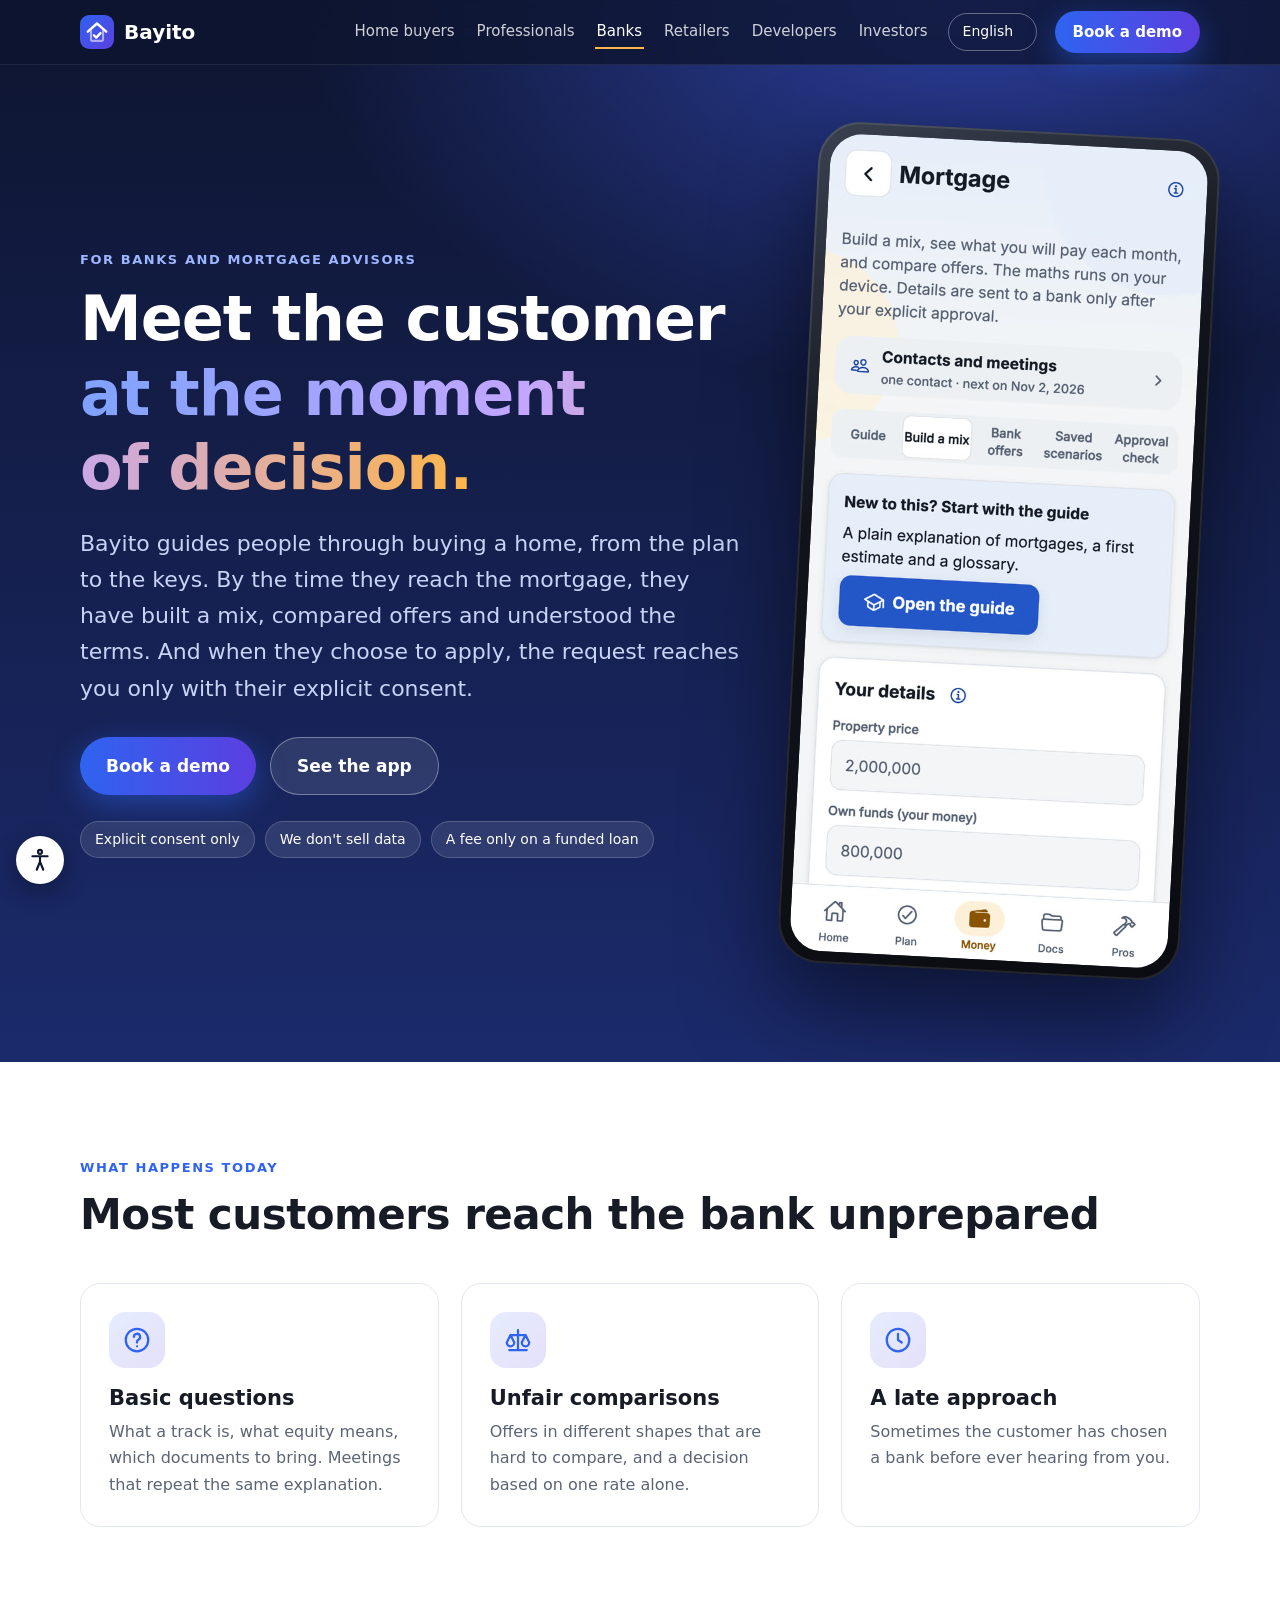
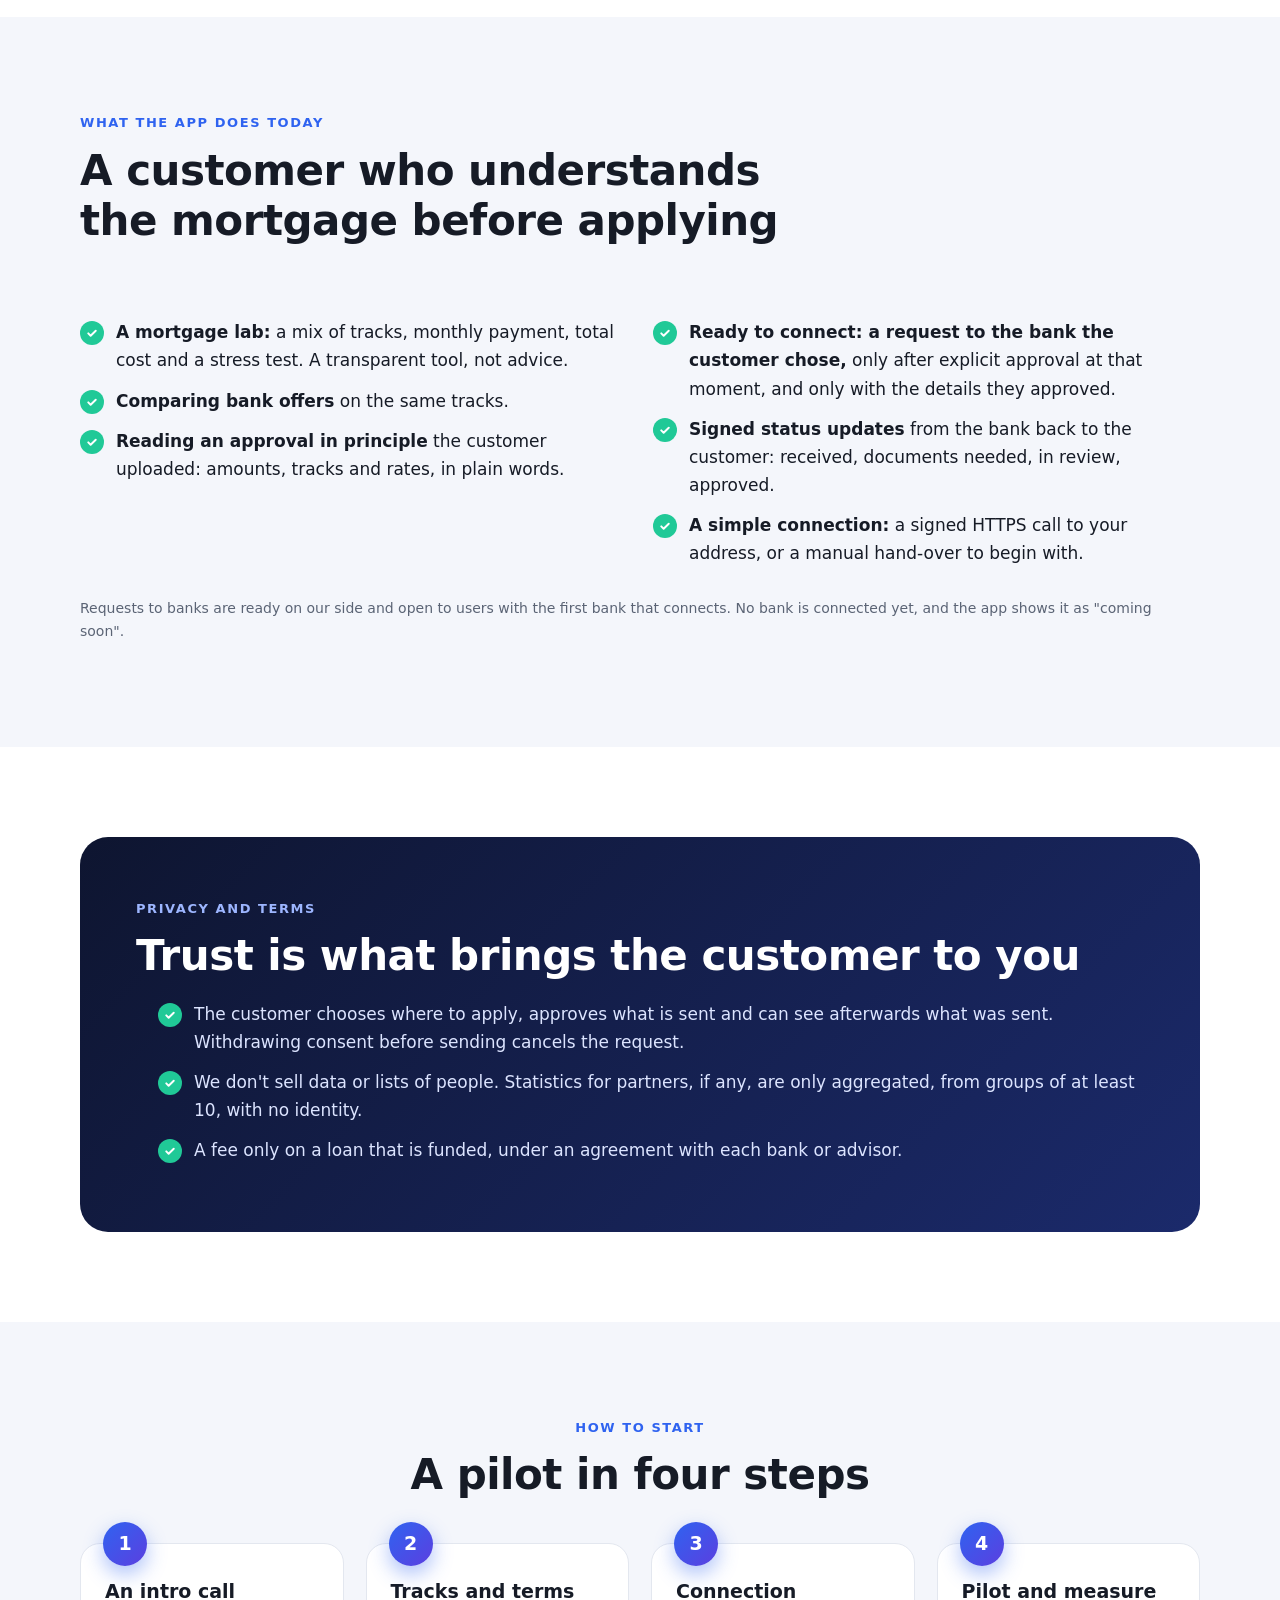
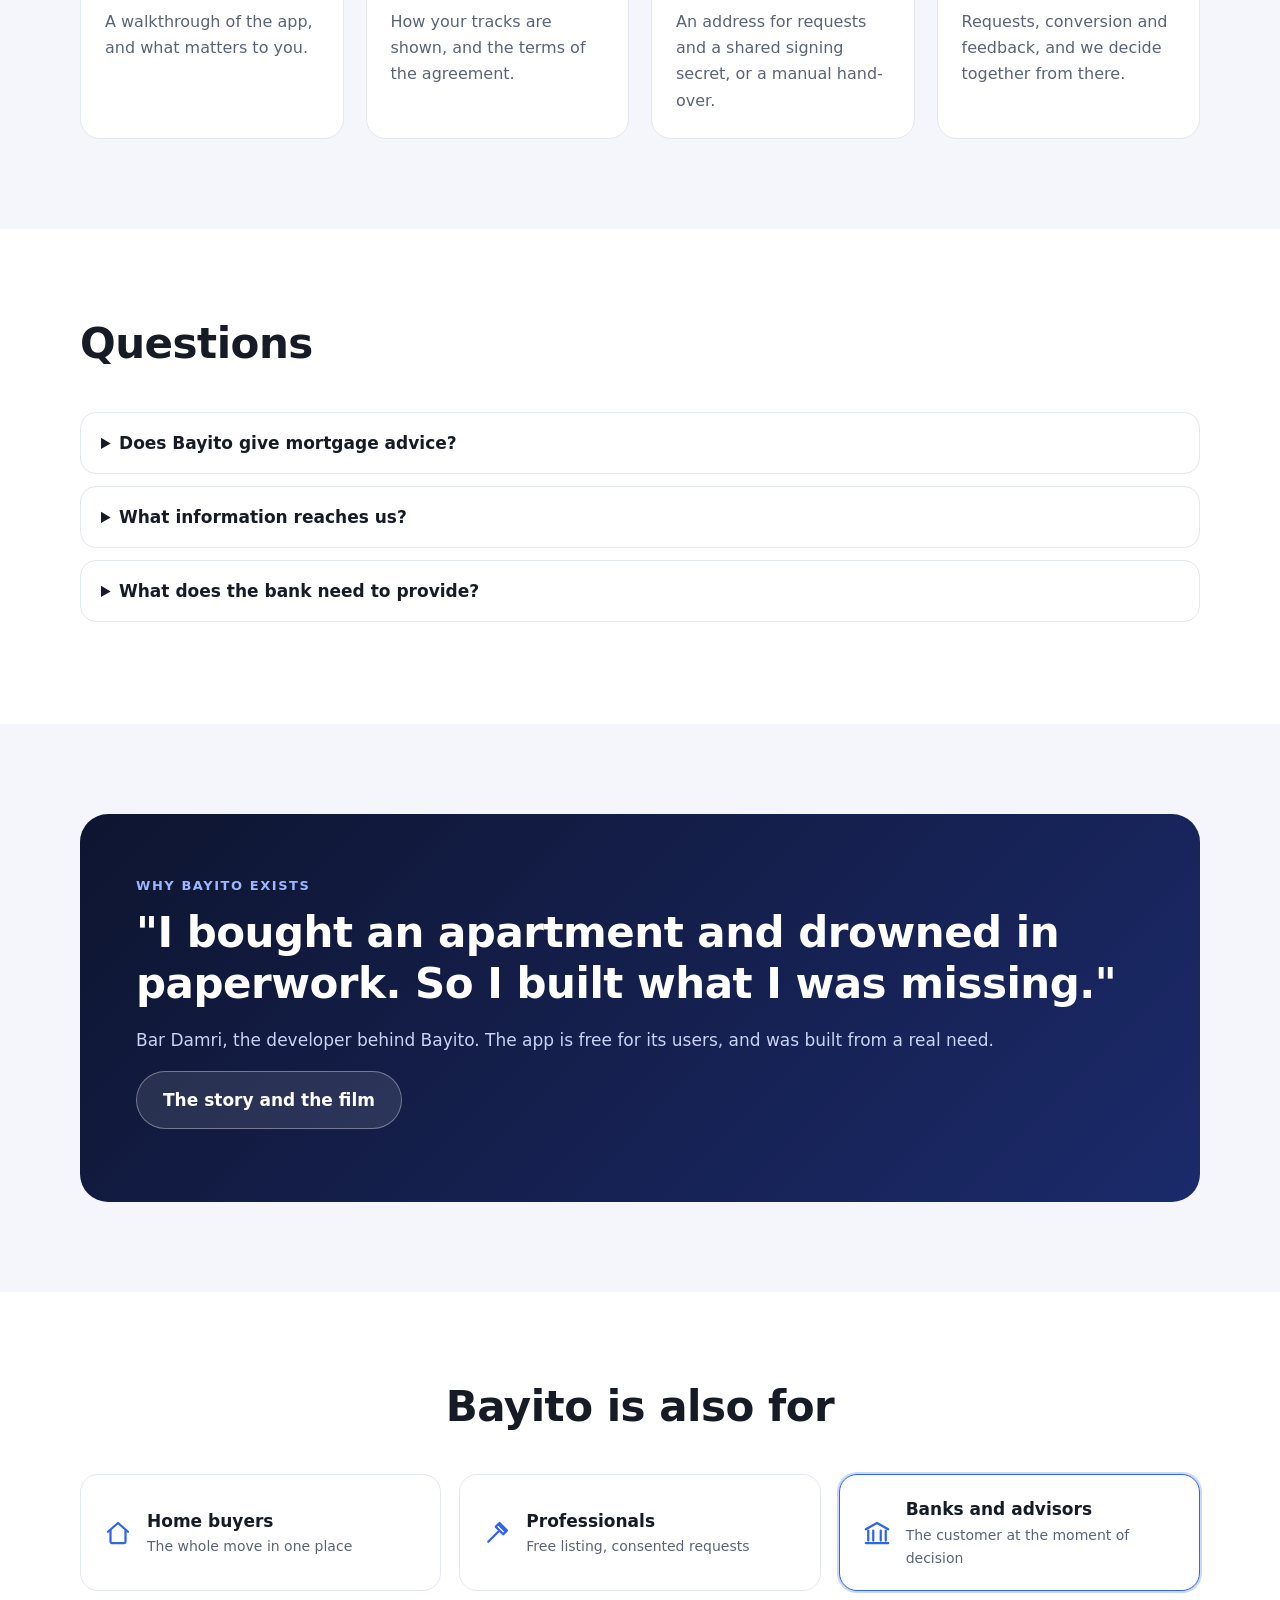
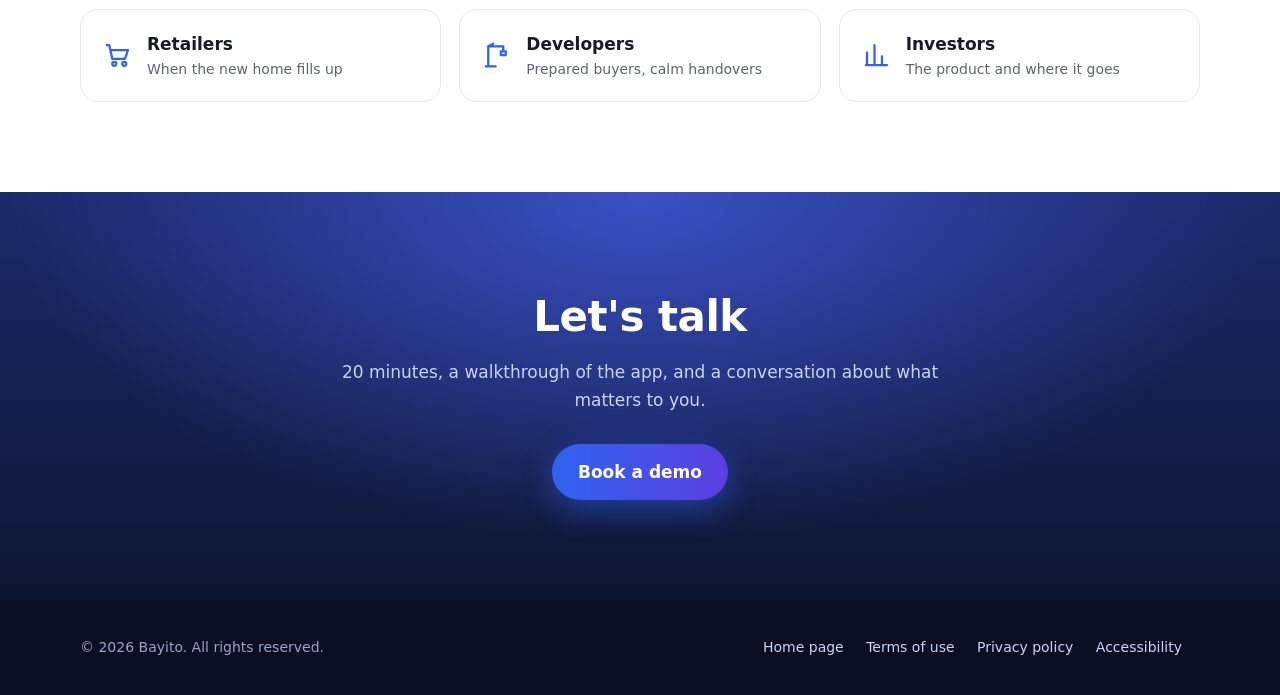
<file: banks.html>
<!doctype html>
<html lang="he" dir="rtl">
<head><script>if(/\.github\.io$/.test(location.hostname))location.replace('https://bayito.app'+location.pathname.replace(/^\/bayito-site(?=\/|$)/,'')+location.search+location.hash)</script>
<link rel="canonical" href="https://bayito.app/banks">
<meta charset="utf-8">
<meta name="viewport" content="width=device-width,initial-scale=1">
<title>Bayito לבנקים וליועצי משכנתאות | Bayito for banks and mortgage advisors</title>
<meta name="description" content="Bayito for banks and mortgage advisors: home buyers who arrive prepared, requests sent only with explicit consent, signed status updates, and a fee only on a funded loan.">
<meta property="og:title" content="Bayito for banks and mortgage advisors">
<meta property="og:description" content="Meet home buyers at the moment of decision: prepared, and with full consent.">
<meta property="og:type" content="website">
<meta property="og:image" content="https://bayito.app/img/og-banks-he.jpg">
<meta name="twitter:card" content="summary_large_image">
<meta name="theme-color" content="#0E1530">
<link rel="icon" href="data:image/svg+xml,%3Csvg xmlns=%27http://www.w3.org/2000/svg%27 viewBox=%270 0 48 48%27%3E%3Crect width=%2748%27 height=%2748%27 rx=%2713%27 fill=%27%232F63F0%27/%3E%3Cpath d=%27M11 23.5 24 12l13 11.5%27 stroke=%27white%27 stroke-width=%273.4%27 stroke-linecap=%27round%27 stroke-linejoin=%27round%27 fill=%27none%27/%3E%3Cpath d=%27m19.6 28.6 3.3 3.3 6-6.4%27 stroke=%27white%27 stroke-width=%273.4%27 stroke-linecap=%27round%27 stroke-linejoin=%27round%27 fill=%27none%27/%3E%3C/svg%3E">
<link rel="stylesheet" href="landing.css">
</head>
<body>
<a class="skip" href="#main"><span class="he" lang="he">דילוג לתוכן</span><span class="en" lang="en">Skip to content</span><span class="ru" lang="ru">Перейти к содержимому</span><span class="ar" lang="ar">تخطَّ إلى المحتوى</span></a>
<svg width="0" height="0" style="position:absolute" aria-hidden="true">
  <symbol id="i-q" viewBox="0 0 24 24"><circle cx="12" cy="12" r="9"/><path d="M9.5 9.5a2.5 2.5 0 1 1 3.5 2.3c-.6.3-1 .9-1 1.6v.6M12 17h.01"/></symbol>
  <symbol id="i-scale" viewBox="0 0 24 24"><path d="M12 4v16M5 20h14M6 8h12M6 8l-3 6a3 3 0 0 0 6 0zM18 8l-3 6a3 3 0 0 0 6 0z"/></symbol>
  <symbol id="i-clock" viewBox="0 0 24 24"><circle cx="12" cy="12" r="9"/><path d="M12 7v5l3 2"/></symbol>
  <symbol id="i-home" viewBox="0 0 24 24"><path d="M4 11 12 4l8 7"/><path d="M6 10v9a1 1 0 0 0 1 1h10a1 1 0 0 0 1-1v-9"/></symbol>
  <symbol id="i-hammer" viewBox="0 0 24 24"><path d="m14 6 4 4M5 19l8-8m1-7 6 6-3 3-6-6z"/></symbol>
  <symbol id="i-bank" viewBox="0 0 24 24"><path d="M3 9 12 4l9 5M5 10v8m4-8v8m6-8v8m4-8v8M3 20h18"/></symbol>
  <symbol id="i-cart" viewBox="0 0 24 24"><path d="M3 4h2l2.4 11h10.2L20 8H7"/><circle cx="9" cy="19" r="1.6"/><circle cx="17" cy="19" r="1.6"/></symbol>
  <symbol id="i-crane" viewBox="0 0 24 24"><path d="M5 21V5l12 0M5 5l4-2M17 5v4M15 9h4v3h-4zM3 21h8"/></symbol>
  <symbol id="i-chart" viewBox="0 0 24 24"><path d="M4 20V10m6 10V4m6 16v-7m4 7H3"/></symbol>
</svg>

<header class="top">
  <div class="wrap">
    <a class="logo" href="index.html" aria-label="Bayito"><svg width="34" height="34" viewBox="0 0 48 48" aria-hidden="true"><defs><linearGradient id="lg" x1="0" y1="0" x2="1" y2="1"><stop offset="0" stop-color="#2F63F0"/><stop offset="1" stop-color="#5B3FE0"/></linearGradient></defs><rect width="48" height="48" rx="13" fill="url(#lg)"/><path d="M11 23.5 24 12l13 11.5" stroke="#fff" stroke-width="3.4" stroke-linecap="round" stroke-linejoin="round" fill="none"/><path d="M15.5 22.5V35a1.5 1.5 0 0 0 1.5 1.5h14a1.5 1.5 0 0 0 1.5-1.5V22.5" stroke="#fff" stroke-opacity=".55" stroke-width="3" stroke-linecap="round" stroke-linejoin="round" fill="none"/><path d="m19.6 28.6 3.3 3.3 6-6.4" stroke="#fff" stroke-width="3.4" stroke-linecap="round" stroke-linejoin="round" fill="none"/></svg> Bayito</a>
    <nav class="links" aria-label="Bayito for" data-aria='{"he": "Bayito עבור", "en": "Bayito for", "ru": "Bayito для", "ar": "Bayito لـ"}'>
      <a href="index.html"><span class="he" lang="he">רוכשי דירות</span><span class="en" lang="en">Home buyers</span><span class="ru" lang="ru">Покупатели жилья</span><span class="ar" lang="ar">مشترو البيوت</span></a>
      <a href="pros.html"><span class="he" lang="he">בעלי מקצוע</span><span class="en" lang="en">Professionals</span><span class="ru" lang="ru">Специалисты</span><span class="ar" lang="ar">المهنيون</span></a>
      <a href="banks.html" aria-current="page"><span class="he" lang="he">בנקים</span><span class="en" lang="en">Banks</span><span class="ru" lang="ru">Банки</span><span class="ar" lang="ar">البنوك</span></a>
      <a href="retail.html"><span class="he" lang="he">רשתות</span><span class="en" lang="en">Retailers</span><span class="ru" lang="ru">Магазины</span><span class="ar" lang="ar">المتاجر</span></a>
      <a href="developers.html"><span class="he" lang="he">יזמים</span><span class="en" lang="en">Developers</span><span class="ru" lang="ru">Застройщики</span><span class="ar" lang="ar">المقاولون</span></a>
      <a href="investors.html"><span class="he" lang="he">משקיעים</span><span class="en" lang="en">Investors</span><span class="ru" lang="ru">Инвесторы</span><span class="ar" lang="ar">المستثمرون</span></a>
    </nav>
    <select class="lang" id="lang" aria-label="Language / שפה / Язык / اللغة"><option value="he" lang="he">עברית</option><option value="en" lang="en">English</option><option value="ru" lang="ru">Русский</option><option value="ar" lang="ar">العربية</option></select>
    <a class="btn primary sm" href="mailto:bardamri1702@gmail.com?subject=Bayito%20for%20banks"><span class="he" lang="he">לקבוע הדגמה</span><span class="en" lang="en">Book a demo</span><span class="ru" lang="ru">Записаться на демонстрацию</span><span class="ar" lang="ar">احجز عرضًا</span></a>
  </div>
</header>

<main id="main">
<section class="phero">
  <div class="wrap">
    <div>
      <span class="eyebrow"><span class="he" lang="he">לבנקים וליועצי משכנתאות</span><span class="en" lang="en">For banks and mortgage advisors</span><span class="ru" lang="ru">Для банков и ипотечных консультантов</span><span class="ar" lang="ar">للبنوك ومستشاري الرهن</span></span>
      <h1><span class="he" lang="he">פגשו את הלקוח <span class="grad">ברגע ההחלטה.</span></span><span class="en" lang="en">Meet the customer <span class="grad">at the moment of decision.</span></span><span class="ru" lang="ru">Встретьте клиента <span class="grad">в момент решения.</span></span><span class="ar" lang="ar">التقِ بالزبون <span class="grad">في لحظة القرار.</span></span></h1>
      <p class="lead"><span class="he" lang="he">Bayito מלווה אנשים בקניית דירה, מהתוכנית ועד המפתח. כשהם מגיעים למשכנתא, הם כבר בנו תמהיל, השוו הצעות והבינו את המונחים. וכשהם בוחרים לפנות, הבקשה מגיעה אליכם רק בהסכמה מפורשת שלהם.</span><span class="en" lang="en">Bayito guides people through buying a home, from the plan to the keys. By the time they reach the mortgage, they have built a mix, compared offers and understood the terms. And when they choose to apply, the request reaches you only with their explicit consent.</span><span class="ru" lang="ru">Bayito сопровождает людей при покупке жилья, от плана до ключей. К моменту ипотеки они уже составили микс, сравнили предложения и поняли условия. А когда решат подать заявку, она дойдёт до вас только с их явного согласия.</span><span class="ar" lang="ar">Bayito يرافق الناس في شراء بيت، من الخطة حتى المفاتيح. حين يصلون إلى الرهن يكونون قد بنوا مزيجًا وقارنوا العروض وفهموا الشروط. وحين يختارون التقديم، يصلك الطلب فقط بموافقتهم الصريحة.</span></p>
      <div class="cta-row">
        <a class="btn primary" href="mailto:bardamri1702@gmail.com?subject=Bayito%20for%20banks"><span class="he" lang="he">לקבוע הדגמה</span><span class="en" lang="en">Book a demo</span><span class="ru" lang="ru">Записаться на демонстрацию</span><span class="ar" lang="ar">احجز عرضًا</span></a>
        <a class="btn ghost" href="web/"><span class="he" lang="he">לראות את האפליקציה</span><span class="en" lang="en">See the app</span><span class="ru" lang="ru">Посмотреть приложение</span><span class="ar" lang="ar">شاهد التطبيق</span></a>
      </div>
      <div class="chips">
        <span><span class="he" lang="he">רק בהסכמה מפורשת</span><span class="en" lang="en">Explicit consent only</span><span class="ru" lang="ru">Только явное согласие</span><span class="ar" lang="ar">موافقة صريحة فقط</span></span>
        <span><span class="he" lang="he">לא מוכרים מידע</span><span class="en" lang="en">We don't sell data</span><span class="ru" lang="ru">Мы не продаём данные</span><span class="ar" lang="ar">نحن لا نبيع البيانات</span></span>
        <span><span class="he" lang="he">עמלה רק על הלוואה שהתממשה</span><span class="en" lang="en">A fee only on a funded loan</span><span class="ru" lang="ru">Комиссия только с выданного кредита</span><span class="ar" lang="ar">عمولة فقط على قرض مموَّل</span></span>
      </div>
    </div>
    <div class="shot" aria-hidden="true"><img class="he" src="img/shot-mortgage-he.jpg" alt=""><img class="en" src="img/shot-mortgage-en.jpg" alt=""><img class="ru" src="img/shot-mortgage-ru.jpg" alt=""><img class="ar" src="img/shot-mortgage-ar.jpg" alt=""></div>
  </div>
</section>

<section>
  <div class="wrap">
    <div class="head reveal"><span class="eyebrow"><span class="he" lang="he">מה קורה היום</span><span class="en" lang="en">What happens today</span><span class="ru" lang="ru">Что происходит сегодня</span><span class="ar" lang="ar">ما يحدث اليوم</span></span><h2><span class="he" lang="he">רוב הלקוחות מגיעים לבנק לא מוכנים</span><span class="en" lang="en">Most customers reach the bank unprepared</span><span class="ru" lang="ru">Большинство клиентов приходят в банк неподготовленными</span><span class="ar" lang="ar">معظم الزبائن يصلون إلى البنك غير مستعدّين</span></h2></div>
    <div class="grid g3">
      <div class="card reveal"><div class="ico"><svg><use href="#i-q"/></svg></div><h3><span class="he" lang="he">שאלות בסיסיות</span><span class="en" lang="en">Basic questions</span><span class="ru" lang="ru">Базовые вопросы</span><span class="ar" lang="ar">أسئلة أساسية</span></h3><p><span class="he" lang="he">מה זה מסלול, מה זה הון עצמי, אילו מסמכים צריך. פגישות שחוזרות על אותו הסבר.</span><span class="en" lang="en">What a track is, what equity means, which documents to bring. Meetings that repeat the same explanation.</span><span class="ru" lang="ru">Что такое трек, что значат собственные средства, какие документы принести. Встречи, на которых повторяется одно и то же объяснение.</span><span class="ar" lang="ar">ما هو المسار، ماذا يعني رأس المال الذاتي، أي مستندات تُحضر. لقاءات تكرّر الشرح نفسه.</span></p></div>
      <div class="card reveal"><div class="ico"><svg><use href="#i-scale"/></svg></div><h3><span class="he" lang="he">השוואה לא הוגנת</span><span class="en" lang="en">Unfair comparisons</span><span class="ru" lang="ru">Несравнимые предложения</span><span class="ar" lang="ar">مقارنات غير عادلة</span></h3><p><span class="he" lang="he">הצעות במבנים שונים, שקשה להשוות ביניהן, והחלטה לפי ריבית אחת בלבד.</span><span class="en" lang="en">Offers in different shapes that are hard to compare, and a decision based on one rate alone.</span><span class="ru" lang="ru">Предложения в разном виде, которые трудно сравнить, и решение, основанное на одной ставке.</span><span class="ar" lang="ar">عروض بأشكال مختلفة يصعب مقارنتها، وقرار مبني على فائدة واحدة فقط.</span></p></div>
      <div class="card reveal"><div class="ico"><svg><use href="#i-clock"/></svg></div><h3><span class="he" lang="he">פנייה מאוחרת</span><span class="en" lang="en">A late approach</span><span class="ru" lang="ru">Позднее обращение</span><span class="ar" lang="ar">تواصل متأخّر</span></h3><p><span class="he" lang="he">לפעמים הלקוח כבר בחר בנק לפני שבכלל שמע מכם.</span><span class="en" lang="en">Sometimes the customer has chosen a bank before ever hearing from you.</span><span class="ru" lang="ru">Иногда клиент выбирает банк ещё до того, как услышал о вас.</span><span class="ar" lang="ar">أحيانًا يختار الزبون بنكًا قبل أن يسمع منك أصلًا.</span></p></div>
    </div>
  </div>
</section>

<section class="alt">
  <div class="wrap">
    <div class="head reveal"><span class="eyebrow"><span class="he" lang="he">מה קיים באפליקציה היום</span><span class="en" lang="en">What the app does today</span><span class="ru" lang="ru">Что приложение делает сегодня</span><span class="ar" lang="ar">ما يفعله التطبيق اليوم</span></span><h2><span class="he" lang="he">לקוח שמבין את המשכנתא לפני שהוא פונה</span><span class="en" lang="en">A customer who understands the mortgage before applying</span><span class="ru" lang="ru">Клиент, который понимает ипотеку до подачи заявки</span><span class="ar" lang="ar">زبون يفهم الرهن قبل التقديم</span></h2></div>
    <div class="two">
      <ul class="ticks reveal">
        <li><span class="he" lang="he"><b>מעבדת משכנתא:</b> תמהיל ממסלולים, החזר חודשי, עלות כוללת ומבחן קיצון. כלי עזר שקוף, לא ייעוץ.</span><span class="en" lang="en"><b>A mortgage lab:</b> a mix of tracks, monthly payment, total cost and a stress test. A transparent tool, not advice.</span><span class="ru" lang="ru"><b>Ипотечная лаборатория:</b> микс треков, ежемесячный платёж, общая стоимость и стресс-тест. Прозрачный инструмент, а не консультация.</span><span class="ar" lang="ar"><b>مختبر رهن:</b> مزيج مسارات، قسط شهري، تكلفة إجمالية واختبار ضغط. أداة شفّافة، وليست استشارة.</span></li>
        <li><span class="he" lang="he"><b>השוואת הצעות</b> של בנקים על אותם מסלולים.</span><span class="en" lang="en"><b>Comparing bank offers</b> on the same tracks.</span><span class="ru" lang="ru"><b>Сравнение предложений банков</b> по одинаковым трекам.</span><span class="ar" lang="ar"><b>مقارنة عروض البنوك</b> على المسارات نفسها.</span></li>
        <li><span class="he" lang="he"><b>קריאת אישור עקרוני</b> שהלקוח העלה: הסכומים, המסלולים והריביות, בשפה פשוטה.</span><span class="en" lang="en"><b>Reading an approval in principle</b> the customer uploaded: amounts, tracks and rates, in plain words.</span><span class="ru" lang="ru"><b>Чтение предварительного одобрения,</b> загруженного клиентом: суммы, треки и ставки простыми словами.</span><span class="ar" lang="ar"><b>قراءة موافقة مبدئية</b> رفعها الزبون: المبالغ والمسارات والفوائد، بكلمات بسيطة.</span></li>
      </ul>
      <ul class="ticks reveal">
        <li><span class="he" lang="he"><b>מוכן לחיבור: בקשה לבנק שהלקוח בחר,</b> רק אחרי אישור מפורש באותו רגע, ורק עם הפרטים שאישר.</span><span class="en" lang="en"><b>Ready to connect: a request to the bank the customer chose,</b> only after explicit approval at that moment, and only with the details they approved.</span><span class="ru" lang="ru"><b>Готово к подключению: заявка в выбранный клиентом банк,</b> только после явного одобрения в этот момент и только с одобренными данными.</span><span class="ar" lang="ar"><b>جاهز للربط: طلب إلى البنك الذي اختاره الزبون،</b> فقط بعد موافقة صريحة في تلك اللحظة، وفقط بالتفاصيل التي وافق عليها.</span></li>
        <li><span class="he" lang="he"><b>עדכוני סטטוס חתומים</b> מהבנק חזרה ללקוח: התקבלה, נדרשים מסמכים, בבדיקה, אושרה.</span><span class="en" lang="en"><b>Signed status updates</b> from the bank back to the customer: received, documents needed, in review, approved.</span><span class="ru" lang="ru"><b>Подписанные обновления статуса</b> от банка клиенту: получено, нужны документы, на рассмотрении, одобрено.</span><span class="ar" lang="ar"><b>تحديثات حالة موقّعة</b> من البنك إلى الزبون: استُلم، مطلوب مستندات، قيد الفحص، مُوافَق عليه.</span></li>
        <li><span class="he" lang="he"><b>חיבור פשוט:</b> קריאת HTTPS חתומה לכתובת שלכם, או העברה ידנית בתחילת הדרך.</span><span class="en" lang="en"><b>A simple connection:</b> a signed HTTPS call to your address, or a manual hand-over to begin with.</span><span class="ru" lang="ru"><b>Простое подключение:</b> подписанный HTTPS-вызов на ваш адрес или для начала ручная передача.</span><span class="ar" lang="ar"><b>ربط بسيط:</b> استدعاء HTTPS موقّع إلى عنوانك، أو تسليم يدوي كبداية.</span></li>
      </ul>
    </div>
    <p class="note reveal" style="margin-top:18px"><span class="he" lang="he">הבקשות לבנקים מוכנות בצד שלנו ונפתחות למשתמשים עם הבנק הראשון שמתחבר. היום עוד אין בנק מחובר, ובאפליקציה זה מוצג כ"בקרוב".</span><span class="en" lang="en">Requests to banks are ready on our side and open to users with the first bank that connects. No bank is connected yet, and the app shows it as "coming soon".</span><span class="ru" lang="ru">Заявки в банки готовы с нашей стороны и откроются пользователям с первым подключившимся банком. Пока ни один банк не подключён, и приложение показывает это как «скоро».</span><span class="ar" lang="ar">الطلبات للبنوك جاهزة من جهتنا وتُفتح للمستخدمين مع أول بنك يرتبط. لا يوجد بنك مرتبط بعد، والتطبيق يعرضها كـ"قريبًا".</span></p>
  </div>
</section>

<section>
  <div class="wrap">
    <div class="band reveal">
      <span class="eyebrow"><span class="he" lang="he">פרטיות ותנאים</span><span class="en" lang="en">Privacy and terms</span><span class="ru" lang="ru">Конфиденциальность и условия</span><span class="ar" lang="ar">الخصوصية والشروط</span></span>
      <h2><span class="he" lang="he">אמון הוא מה שמביא את הלקוח אליכם</span><span class="en" lang="en">Trust is what brings the customer to you</span><span class="ru" lang="ru">Доверие приводит клиента к вам</span><span class="ar" lang="ar">الثقة هي ما يجلب الزبون إليك</span></h2>
      <ul class="ticks">
        <li><span class="he" lang="he">הלקוח בוחר לאן לפנות, מאשר מה נשלח, ויכול לראות אחר כך מה נשלח. ביטול ההסכמה לפני השליחה מבטל את הבקשה.</span><span class="en" lang="en">The customer chooses where to apply, approves what is sent and can see afterwards what was sent. Withdrawing consent before sending cancels the request.</span><span class="ru" lang="ru">Клиент выбирает, куда подать, одобряет то, что отправляется, и потом может увидеть, что было отправлено. Отзыв согласия до отправки отменяет заявку.</span><span class="ar" lang="ar">الزبون يختار أين يقدّم، يوافق على ما يُرسل، ويمكنه لاحقًا رؤية ما أُرسل. سحب الموافقة قبل الإرسال يلغي الطلب.</span></li>
        <li><span class="he" lang="he">אנחנו לא מוכרים מידע ולא רשימות של אנשים. סטטיסטיקות לשותפים, אם יהיו, רק מצטברות, מקבוצות של 10 לפחות ובלי זהות.</span><span class="en" lang="en">We don't sell data or lists of people. Statistics for partners, if any, are only aggregated, from groups of at least 10, with no identity.</span><span class="ru" lang="ru">Мы не продаём данные или списки людей. Статистика для партнёров, если она есть, только агрегированная, по группам не меньше 10 человек, без личности.</span><span class="ar" lang="ar">نحن لا نبيع البيانات ولا قوائم الأشخاص. الإحصاءات للشركاء، إن وُجدت، مجمّعة فقط، لمجموعات من 10 على الأقل، بلا هوية.</span></li>
        <li><span class="he" lang="he">עמלה רק על הלוואה שהתממשה, לפי הסכם עם כל בנק או יועץ.</span><span class="en" lang="en">A fee only on a loan that is funded, under an agreement with each bank or advisor.</span><span class="ru" lang="ru">Комиссия только с выданного кредита, по договору с каждым банком или консультантом.</span><span class="ar" lang="ar">عمولة فقط على قرض يُموَّل، بموجب اتفاق مع كل بنك أو مستشار.</span></li>
      </ul>
    </div>
  </div>
</section>

<section class="alt">
  <div class="wrap">
    <div class="head reveal" style="text-align:center"><span class="eyebrow"><span class="he" lang="he">איך מתחילים</span><span class="en" lang="en">How to start</span><span class="ru" lang="ru">Как начать</span><span class="ar" lang="ar">كيف تبدأ</span></span><h2><span class="he" lang="he">פיילוט בארבעה צעדים</span><span class="en" lang="en">A pilot in four steps</span><span class="ru" lang="ru">Пилот в четыре шага</span><span class="ar" lang="ar">تجربة في أربع خطوات</span></h2></div>
    <div class="steps">
      <div class="step reveal"><h3><span class="he" lang="he">שיחת היכרות</span><span class="en" lang="en">An intro call</span><span class="ru" lang="ru">Знакомство</span><span class="ar" lang="ar">مكالمة تعارف</span></h3><p><span class="he" lang="he">הדגמה של האפליקציה, ומה חשוב לכם.</span><span class="en" lang="en">A walkthrough of the app, and what matters to you.</span><span class="ru" lang="ru">Демонстрация приложения и что важно для вас.</span><span class="ar" lang="ar">جولة في التطبيق، وما يهمّك.</span></p></div>
      <div class="step reveal"><h3><span class="he" lang="he">מסלולים ותנאים</span><span class="en" lang="en">Tracks and terms</span><span class="ru" lang="ru">Треки и условия</span><span class="ar" lang="ar">المسارات والشروط</span></h3><p><span class="he" lang="he">איך המסלולים שלכם מוצגים, ותנאי ההסכם.</span><span class="en" lang="en">How your tracks are shown, and the terms of the agreement.</span><span class="ru" lang="ru">Как будут показаны ваши треки и условия договора.</span><span class="ar" lang="ar">كيف تُعرض مساراتك، وشروط الاتفاق.</span></p></div>
      <div class="step reveal"><h3><span class="he" lang="he">חיבור</span><span class="en" lang="en">Connection</span><span class="ru" lang="ru">Подключение</span><span class="ar" lang="ar">الربط</span></h3><p><span class="he" lang="he">כתובת לקבלת בקשות וסוד משותף לחתימה, או העברה ידנית.</span><span class="en" lang="en">An address for requests and a shared signing secret, or a manual hand-over.</span><span class="ru" lang="ru">Адрес для заявок и общий секрет подписи или ручная передача.</span><span class="ar" lang="ar">عنوان للطلبات وسرّ توقيع مشترك، أو تسليم يدوي.</span></p></div>
      <div class="step reveal"><h3><span class="he" lang="he">פיילוט ומדידה</span><span class="en" lang="en">Pilot and measure</span><span class="ru" lang="ru">Пилот и измерение</span><span class="ar" lang="ar">تجربة وقياس</span></h3><p><span class="he" lang="he">בקשות, המרה ומשוב, ומשם מחליטים יחד.</span><span class="en" lang="en">Requests, conversion and feedback, and we decide together from there.</span><span class="ru" lang="ru">Заявки, конверсия и обратная связь — дальше решаем вместе.</span><span class="ar" lang="ar">الطلبات والتحويل والملاحظات، ونقرّر معًا من هناك.</span></p></div>
    </div>
  </div>
</section>

<section>
  <div class="wrap">
    <div class="head reveal"><h2><span class="he" lang="he">שאלות</span><span class="en" lang="en">Questions</span><span class="ru" lang="ru">Вопросы</span><span class="ar" lang="ar">أسئلة</span></h2></div>
    <details class="reveal"><summary><span class="he" lang="he">האם Bayito נותנת ייעוץ משכנתאות?</span><span class="en" lang="en">Does Bayito give mortgage advice?</span><span class="ru" lang="ru">Даёт ли Bayito ипотечные консультации?</span><span class="ar" lang="ar">هل يعطي Bayito استشارة رهن؟</span></summary><p><span class="he" lang="he">לא. Bayito היא כלי עזר שמסביר, מחשב ומשווה. ההחלטה והייעוץ נשארים אצל הבנק או היועץ.</span><span class="en" lang="en">No. Bayito is a tool that explains, calculates and compares. Decisions and advice stay with the bank or the advisor.</span><span class="ru" lang="ru">Нет. Bayito — инструмент, который объясняет, считает и сравнивает. Решения и консультации остаются за банком или консультантом.</span><span class="ar" lang="ar">لا. Bayito أداة تشرح وتحسب وتقارن. القرارات والاستشارة تبقى عند البنك أو المستشار.</span></p></details>
    <details class="reveal"><summary><span class="he" lang="he">איזה מידע מגיע אלינו?</span><span class="en" lang="en">What information reaches us?</span><span class="ru" lang="ru">Какая информация к нам попадает?</span><span class="ar" lang="ar">أي معلومات تصلنا؟</span></summary><p><span class="he" lang="he">רק מה שהלקוח אישר במפורש בבקשה עצמה. בלי בקשה, לא מגיע אליכם שום מידע על אנשים.</span><span class="en" lang="en">Only what the customer explicitly approved in the request itself. Without a request, nothing about any person reaches you.</span><span class="ru" lang="ru">Только то, что клиент явно одобрил в самой заявке. Без заявки к вам не попадает ничего ни о ком.</span><span class="ar" lang="ar">فقط ما وافق عليه الزبون صراحةً في الطلب نفسه. بلا طلب لا يصلك شيء عن أي شخص.</span></p></details>
    <details class="reveal"><summary><span class="he" lang="he">מה צריך מצד הבנק?</span><span class="en" lang="en">What does the bank need to provide?</span><span class="ru" lang="ru">Что должен предоставить банк?</span><span class="ar" lang="ar">ماذا يجب أن يوفّر البنك؟</span></summary><p><span class="he" lang="he">כתובת HTTPS לקבלת בקשות וסוד משותף לחתימה, ולשלוח חזרה עדכוני סטטוס. אפשר גם להתחיל בהעברה ידנית. את מסמך החיבור המלא נשלח לכם.</span><span class="en" lang="en">An HTTPS address for requests and a shared signing secret, and status updates sent back. You can also start with a manual hand-over. We'll send you the full integration document.</span><span class="ru" lang="ru">HTTPS-адрес для заявок, общий секрет подписи и отправку обновлений статуса обратно. Можно начать и с ручной передачи. Мы пришлём полный документ по интеграции.</span><span class="ar" lang="ar">عنوان HTTPS للطلبات وسرّ توقيع مشترك، وإرسال تحديثات الحالة. يمكن البدء أيضًا بتسليم يدوي. سنرسل لك وثيقة الربط الكاملة.</span></p></details>
  </div>
</section>

<section class="alt">
  <div class="wrap">
    <div class="band reveal">
      <span class="eyebrow"><span class="he" lang="he">למה Bayito נולדה</span><span class="en" lang="en">Why Bayito exists</span><span class="ru" lang="ru">Почему существует Bayito</span><span class="ar" lang="ar">لماذا يوجد Bayito</span></span>
      <h2><span class="he" lang="he">"קניתי דירה וטבעתי בניירת. אז בניתי את מה שהיה חסר לי."</span><span class="en" lang="en">"I bought an apartment and drowned in paperwork. So I built what I was missing."</span><span class="ru" lang="ru">«Покупка квартиры обернулась морем бумаг. Поэтому появилось то, чего мне не хватало».</span><span class="ar" lang="ar">"اشتريت شقة وغرقت في الأوراق. فبنيت ما كان ينقصني."</span></h2>
      <p><span class="he" lang="he">בר דמרי, המפתח של Bayito. האפליקציה חינמית למשתמשים, ונבנתה מתוך צורך אמיתי.</span><span class="en" lang="en">Bar Damri, the developer behind Bayito. The app is free for its users, and was built from a real need.</span><span class="ru" lang="ru">Бар Дамри, разработчик Bayito. Приложение бесплатно для пользователей и сделано из настоящей потребности.</span><span class="ar" lang="ar">بار دمري، مطوّر Bayito. التطبيق مجاني لمستخدميه، ووُلد من حاجة حقيقية.</span></p>
      <p><a class="btn ghost" href="index.html#story"><span class="he" lang="he">לסיפור ולסרטון</span><span class="en" lang="en">The story and the film</span><span class="ru" lang="ru">История и фильм</span><span class="ar" lang="ar">القصة والفيلم</span></a></p>
    </div>
  </div>
</section>

<section>
  <div class="wrap">
    <div class="head reveal" style="text-align:center"><h2><span class="he" lang="he">Bayito גם בשביל</span><span class="en" lang="en">Bayito is also for</span><span class="ru" lang="ru">Bayito также для</span><span class="ar" lang="ar">Bayito أيضًا لـ</span></h2></div>
    <div class="aud">
      <a href="index.html"><svg><use href="#i-home"/></svg><span><span class="he" lang="he">רוכשי דירות</span><span class="en" lang="en">Home buyers</span><span class="ru" lang="ru">Покупатели жилья</span><span class="ar" lang="ar">مشترو البيوت</span><small><span class="he" lang="he">כל המעבר במקום אחד</span><span class="en" lang="en">The whole move in one place</span><span class="ru" lang="ru">Весь переезд в одном месте</span><span class="ar" lang="ar">كل الانتقال في مكان واحد</span></small></span></a>
      <a href="pros.html"><svg><use href="#i-hammer"/></svg><span><span class="he" lang="he">בעלי מקצוע</span><span class="en" lang="en">Professionals</span><span class="ru" lang="ru">Специалисты</span><span class="ar" lang="ar">المهنيون</span><small><span class="he" lang="he">רישום חינם ופניות בהסכמה</span><span class="en" lang="en">Free listing, consented requests</span><span class="ru" lang="ru">Бесплатное размещение, запросы с согласия</span><span class="ar" lang="ar">إدراج مجاني، طلبات بالموافقة</span></small></span></a>
      <a href="banks.html" aria-current="page"><svg><use href="#i-bank"/></svg><span><span class="he" lang="he">בנקים ויועצים</span><span class="en" lang="en">Banks and advisors</span><span class="ru" lang="ru">Банки и консультанты</span><span class="ar" lang="ar">البنوك والمستشارون</span><small><span class="he" lang="he">הלקוח ברגע ההחלטה</span><span class="en" lang="en">The customer at the moment of decision</span><span class="ru" lang="ru">Клиент в момент решения</span><span class="ar" lang="ar">الزبون في لحظة القرار</span></small></span></a>
      <a href="retail.html"><svg><use href="#i-cart"/></svg><span><span class="he" lang="he">רשתות</span><span class="en" lang="en">Retailers</span><span class="ru" lang="ru">Магазины</span><span class="ar" lang="ar">المتاجر</span><small><span class="he" lang="he">כשהבית החדש מתמלא</span><span class="en" lang="en">When the new home fills up</span><span class="ru" lang="ru">Когда новый дом наполняется</span><span class="ar" lang="ar">حين يمتلئ البيت الجديد</span></small></span></a>
      <a href="developers.html"><svg><use href="#i-crane"/></svg><span><span class="he" lang="he">יזמים וחברות בנייה</span><span class="en" lang="en">Developers</span><span class="ru" lang="ru">Застройщики</span><span class="ar" lang="ar">المقاولون</span><small><span class="he" lang="he">רוכשים מוכנים, מסירה רגועה</span><span class="en" lang="en">Prepared buyers, calm handovers</span><span class="ru" lang="ru">Подготовленные покупатели, спокойная сдача</span><span class="ar" lang="ar">مشترون مستعدّون، تسليم هادئ</span></small></span></a>
      <a href="investors.html"><svg><use href="#i-chart"/></svg><span><span class="he" lang="he">משקיעים</span><span class="en" lang="en">Investors</span><span class="ru" lang="ru">Инвесторы</span><span class="ar" lang="ar">المستثمرون</span><small><span class="he" lang="he">המוצר ולאן הוא הולך</span><span class="en" lang="en">The product and where it goes</span><span class="ru" lang="ru">Продукт и его развитие</span><span class="ar" lang="ar">المنتج وإلى أين يتّجه</span></small></span></a>
    </div>
  </div>
</section>

<section class="final">
  <div class="wrap">
    <h2><span class="he" lang="he">בואו נדבר</span><span class="en" lang="en">Let's talk</span><span class="ru" lang="ru">Давайте поговорим</span><span class="ar" lang="ar">لنتحدّث</span></h2>
    <p><span class="he" lang="he">20 דקות, הדגמה של האפליקציה, ושיחה על מה שחשוב לכם.</span><span class="en" lang="en">20 minutes, a walkthrough of the app, and a conversation about what matters to you.</span><span class="ru" lang="ru">20 минут, демонстрация приложения и разговор о том, что важно для вас.</span><span class="ar" lang="ar">20 دقيقة، جولة في التطبيق، وحديث عمّا يهمّك.</span></p>
    <a class="btn primary" href="mailto:bardamri1702@gmail.com?subject=Bayito%20for%20banks"><span class="he" lang="he">לקבוע הדגמה</span><span class="en" lang="en">Book a demo</span><span class="ru" lang="ru">Записаться на демонстрацию</span><span class="ar" lang="ar">احجز عرضًا</span></a>
  </div>
</section>
</main>

<footer>
  <div class="wrap">
    <div>© 2026 Bayito. <span class="he" lang="he">כל הזכויות שמורות.</span><span class="en" lang="en">All rights reserved.</span><span class="ru" lang="ru">Все права защищены.</span><span class="ar" lang="ar">جميع الحقوق محفوظة.</span></div>
    <div>
      <a href="index.html"><span class="he" lang="he">לדף הבית</span><span class="en" lang="en">Home page</span><span class="ru" lang="ru">Главная</span><span class="ar" lang="ar">الصفحة الرئيسية</span></a>
      <a href="terms.html"><span class="he" lang="he">תנאי שימוש</span><span class="en" lang="en">Terms of use</span><span class="ru" lang="ru">Условия использования</span><span class="ar" lang="ar">شروط الاستخدام</span></a>
      <a href="privacy.html"><span class="he" lang="he">מדיניות פרטיות</span><span class="en" lang="en">Privacy policy</span><span class="ru" lang="ru">Политика конфиденциальности</span><span class="ar" lang="ar">سياسة الخصوصية</span></a>
      <a href="accessibility.html"><span class="he" lang="he">הצהרת נגישות</span><span class="en" lang="en">Accessibility</span><span class="ru" lang="ru">Доступность</span><span class="ar" lang="ar">إتاحة الوصول</span></a>
    </div>
  </div>
</footer>

<div class="a11y" id="a11y">
  <div class="panel" id="a11y-panel" role="group" aria-label="Accessibility" data-aria='{"he": "נגישות", "en": "Accessibility", "ru": "Доступность", "ar": "إتاحة الوصول"}'>
    <button type="button" data-a="big" aria-pressed="false"><span class="he" lang="he">הגדלת טקסט</span><span class="en" lang="en">Larger text</span><span class="ru" lang="ru">Крупный текст</span><span class="ar" lang="ar">نص أكبر</span></button>
    <button type="button" data-a="hc" aria-pressed="false"><span class="he" lang="he">ניגודיות גבוהה</span><span class="en" lang="en">High contrast</span><span class="ru" lang="ru">Высокий контраст</span><span class="ar" lang="ar">تباين عالٍ</span></button>
    <button type="button" data-a="calm" aria-pressed="false"><span class="he" lang="he">בלי אנימציות</span><span class="en" lang="en">No animation</span><span class="ru" lang="ru">Без анимации</span><span class="ar" lang="ar">بلا حركة</span></button>
    <a href="accessibility.html" style="padding:6px 12px"><span class="he" lang="he">הצהרת נגישות</span><span class="en" lang="en">Accessibility statement</span><span class="ru" lang="ru">Заявление о доступности</span><span class="ar" lang="ar">بيان إتاحة الوصول</span></a>
  </div>
  <button class="t" type="button" id="a11y-toggle" aria-expanded="false" aria-controls="a11y-panel" aria-label="Accessibility menu" data-aria='{"he": "תפריט נגישות", "en": "Accessibility menu", "ru": "Меню доступности", "ar": "قائمة إتاحة الوصول"}'><svg width="26" height="26" viewBox="0 0 24 24" fill="none" stroke="currentColor" stroke-width="2" stroke-linecap="round" stroke-linejoin="round" aria-hidden="true"><circle cx="12" cy="4.5" r="1.8"/><path d="M5 8.5h14M12 8.5v5M9 21l3-7.5L15 21"/></svg></button>
</div>
<script src="landing.js"></script>
</body>
</html>
</file>
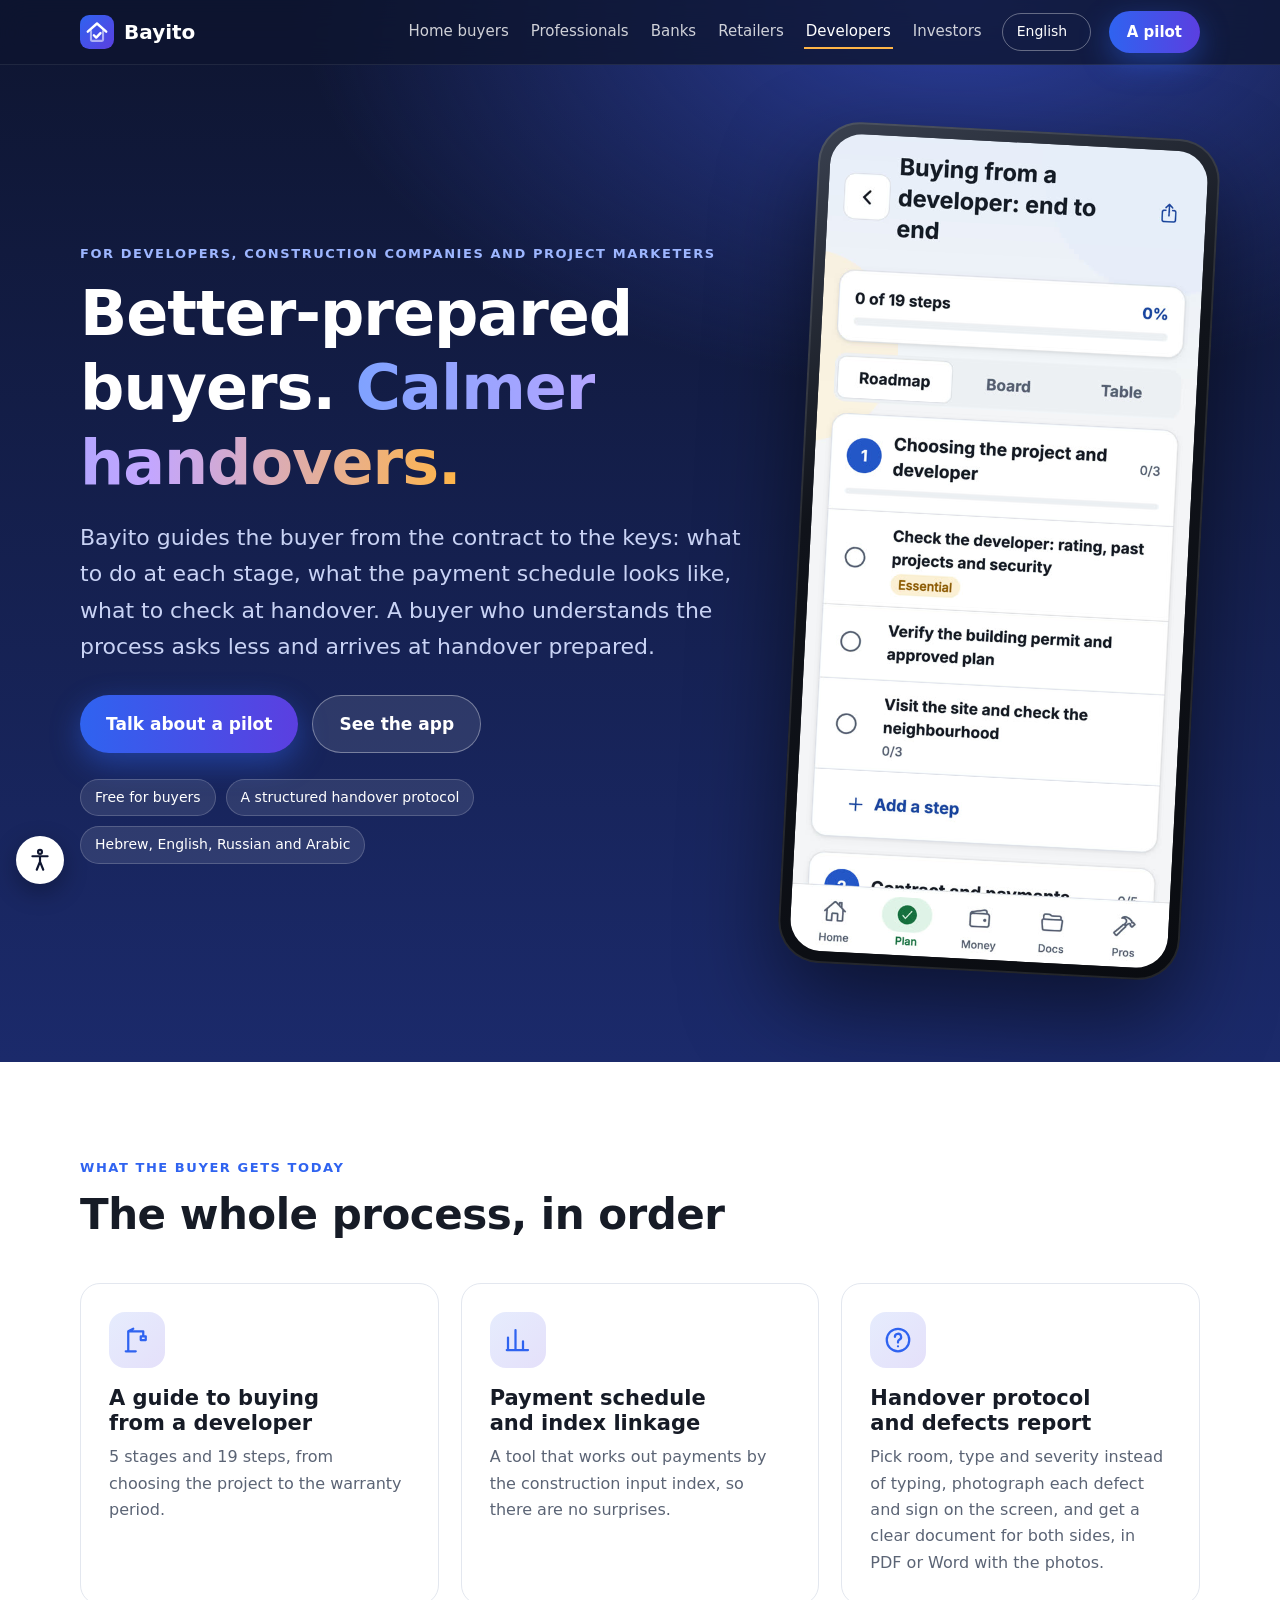
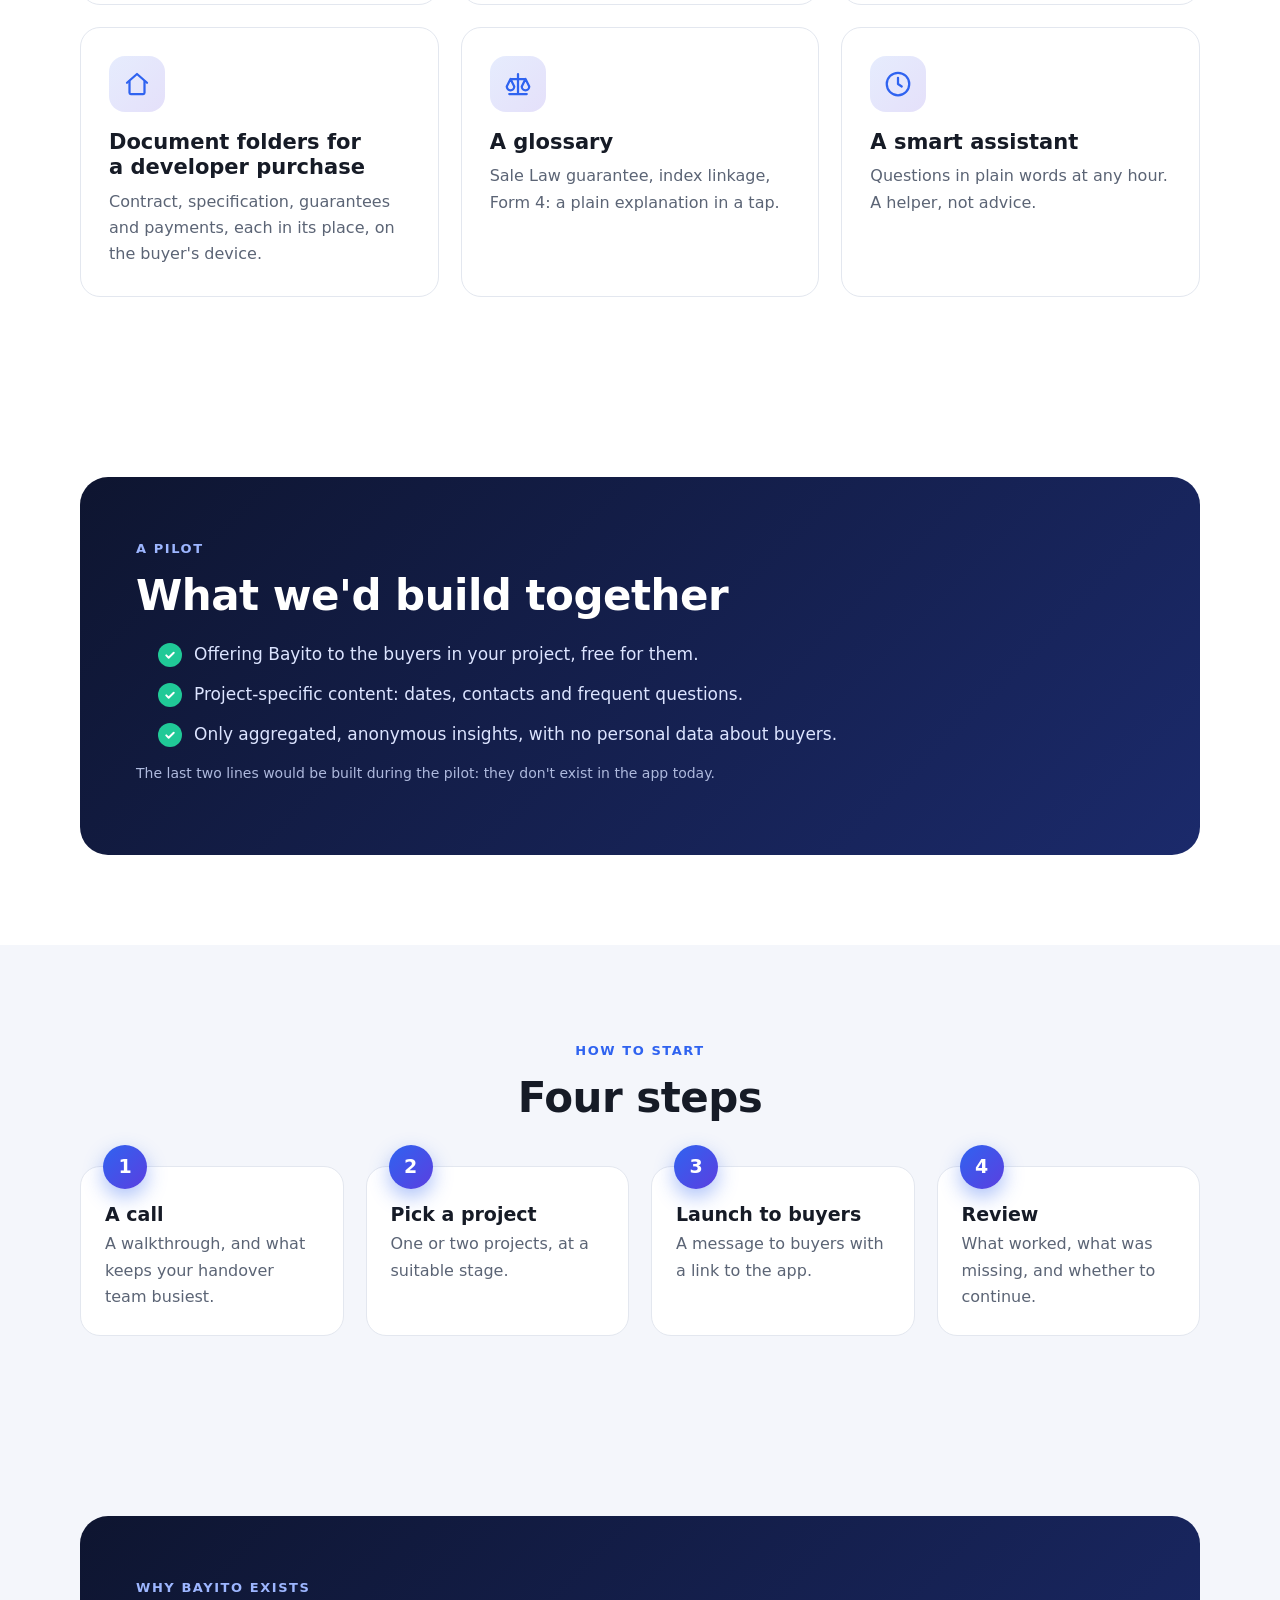
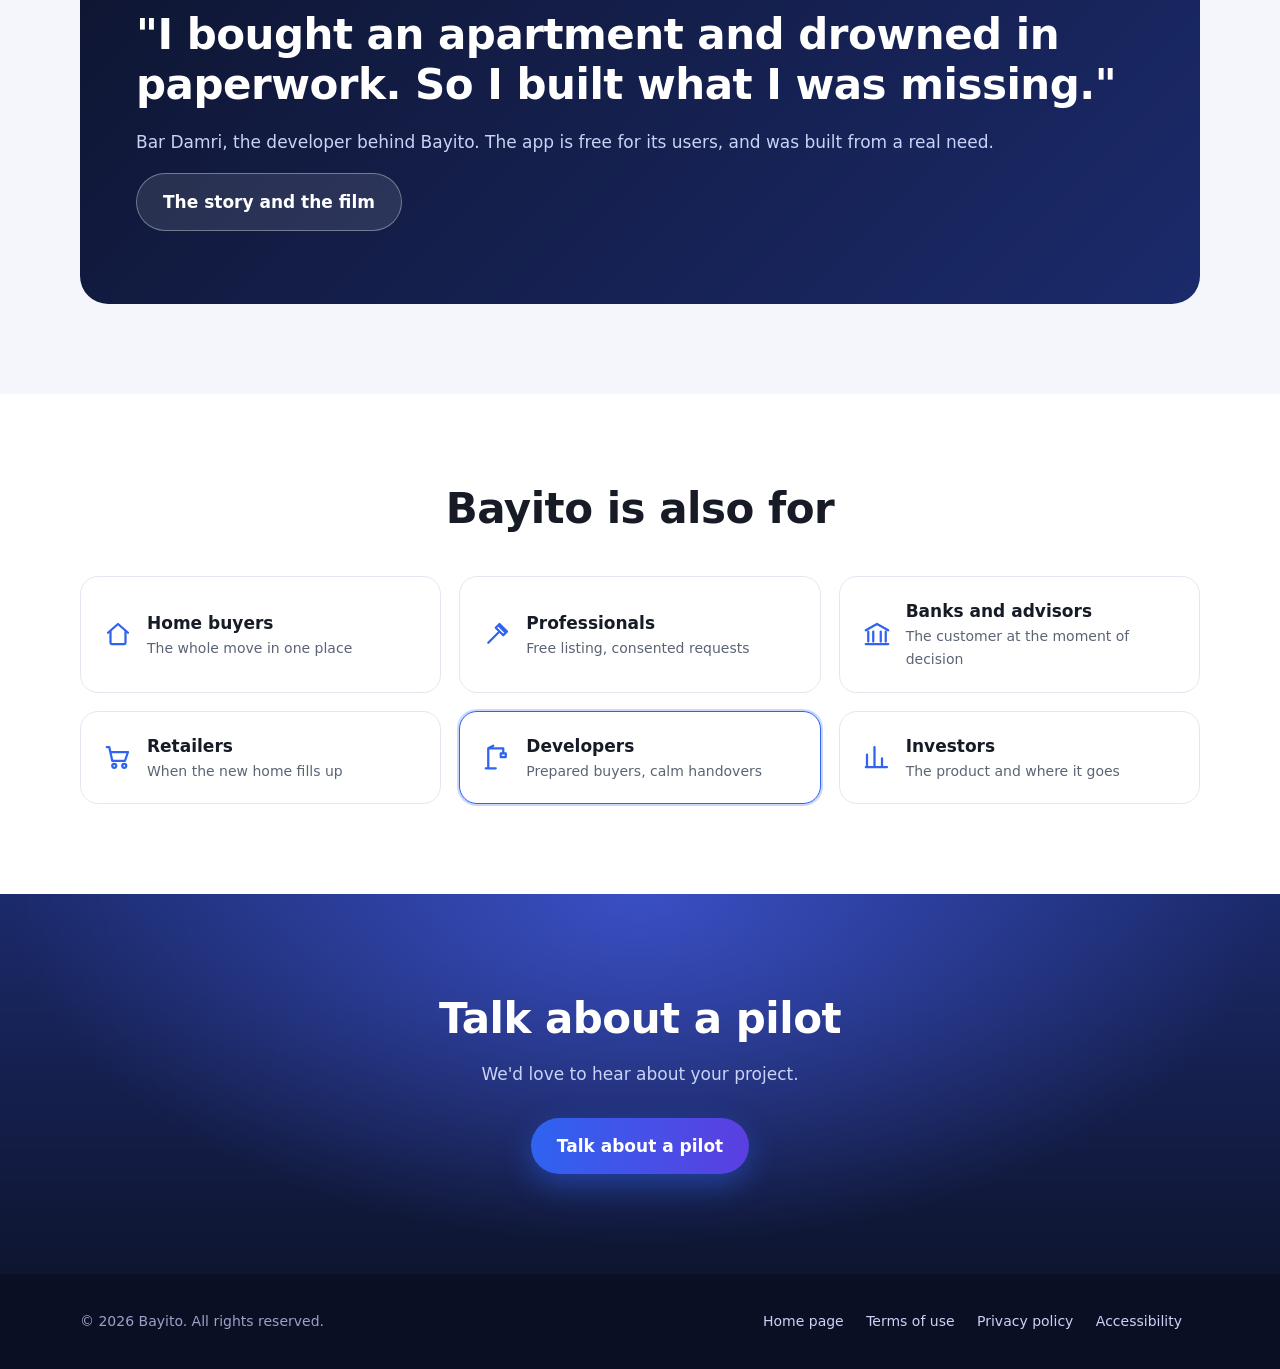
<file: developers.html>
<!doctype html>
<html lang="he" dir="rtl">
<head><script>if(/\.github\.io$/.test(location.hostname))location.replace('https://bayito.app'+location.pathname.replace(/^\/bayito-site(?=\/|$)/,'')+location.search+location.hash)</script>
<link rel="canonical" href="https://bayito.app/developers">
<meta charset="utf-8">
<meta name="viewport" content="width=device-width,initial-scale=1">
<title>Bayito ליזמים ולחברות בנייה | Bayito for developers</title>
<meta name="description" content="Bayito for developers and construction companies: buyers who understand the process, a structured handover protocol and defects report, free for buyers. Looking for pilot projects.">
<meta property="og:title" content="Bayito for developers and construction companies">
<meta property="og:description" content="Better-prepared buyers. Calmer handovers.">
<meta property="og:type" content="website">
<meta property="og:image" content="https://bayito.app/img/og-developers-he.jpg">
<meta name="twitter:card" content="summary_large_image">
<meta name="theme-color" content="#0E1530">
<link rel="icon" href="data:image/svg+xml,%3Csvg xmlns=%27http://www.w3.org/2000/svg%27 viewBox=%270 0 48 48%27%3E%3Crect width=%2748%27 height=%2748%27 rx=%2713%27 fill=%27%232F63F0%27/%3E%3Cpath d=%27M11 23.5 24 12l13 11.5%27 stroke=%27white%27 stroke-width=%273.4%27 stroke-linecap=%27round%27 stroke-linejoin=%27round%27 fill=%27none%27/%3E%3Cpath d=%27m19.6 28.6 3.3 3.3 6-6.4%27 stroke=%27white%27 stroke-width=%273.4%27 stroke-linecap=%27round%27 stroke-linejoin=%27round%27 fill=%27none%27/%3E%3C/svg%3E">
<link rel="stylesheet" href="landing.css">
</head>
<body>
<a class="skip" href="#main"><span class="he" lang="he">דילוג לתוכן</span><span class="en" lang="en">Skip to content</span><span class="ru" lang="ru">Перейти к содержимому</span><span class="ar" lang="ar">تخطَّ إلى المحتوى</span></a>
<svg width="0" height="0" style="position:absolute" aria-hidden="true">
  <symbol id="i-q" viewBox="0 0 24 24"><circle cx="12" cy="12" r="9"/><path d="M9.5 9.5a2.5 2.5 0 1 1 3.5 2.3c-.6.3-1 .9-1 1.6v.6M12 17h.01"/></symbol>
  <symbol id="i-scale" viewBox="0 0 24 24"><path d="M12 4v16M5 20h14M6 8h12M6 8l-3 6a3 3 0 0 0 6 0zM18 8l-3 6a3 3 0 0 0 6 0z"/></symbol>
  <symbol id="i-clock" viewBox="0 0 24 24"><circle cx="12" cy="12" r="9"/><path d="M12 7v5l3 2"/></symbol>
  <symbol id="i-home" viewBox="0 0 24 24"><path d="M4 11 12 4l8 7"/><path d="M6 10v9a1 1 0 0 0 1 1h10a1 1 0 0 0 1-1v-9"/></symbol>
  <symbol id="i-hammer" viewBox="0 0 24 24"><path d="m14 6 4 4M5 19l8-8m1-7 6 6-3 3-6-6z"/></symbol>
  <symbol id="i-bank" viewBox="0 0 24 24"><path d="M3 9 12 4l9 5M5 10v8m4-8v8m6-8v8m4-8v8M3 20h18"/></symbol>
  <symbol id="i-cart" viewBox="0 0 24 24"><path d="M3 4h2l2.4 11h10.2L20 8H7"/><circle cx="9" cy="19" r="1.6"/><circle cx="17" cy="19" r="1.6"/></symbol>
  <symbol id="i-crane" viewBox="0 0 24 24"><path d="M5 21V5l12 0M5 5l4-2M17 5v4M15 9h4v3h-4zM3 21h8"/></symbol>
  <symbol id="i-chart" viewBox="0 0 24 24"><path d="M4 20V10m6 10V4m6 16v-7m4 7H3"/></symbol>
</svg>

<header class="top">
  <div class="wrap">
    <a class="logo" href="index.html" aria-label="Bayito"><svg width="34" height="34" viewBox="0 0 48 48" aria-hidden="true"><defs><linearGradient id="lg" x1="0" y1="0" x2="1" y2="1"><stop offset="0" stop-color="#2F63F0"/><stop offset="1" stop-color="#5B3FE0"/></linearGradient></defs><rect width="48" height="48" rx="13" fill="url(#lg)"/><path d="M11 23.5 24 12l13 11.5" stroke="#fff" stroke-width="3.4" stroke-linecap="round" stroke-linejoin="round" fill="none"/><path d="M15.5 22.5V35a1.5 1.5 0 0 0 1.5 1.5h14a1.5 1.5 0 0 0 1.5-1.5V22.5" stroke="#fff" stroke-opacity=".55" stroke-width="3" stroke-linecap="round" stroke-linejoin="round" fill="none"/><path d="m19.6 28.6 3.3 3.3 6-6.4" stroke="#fff" stroke-width="3.4" stroke-linecap="round" stroke-linejoin="round" fill="none"/></svg> Bayito</a>
    <nav class="links" aria-label="Bayito for" data-aria='{"he": "Bayito עבור", "en": "Bayito for", "ru": "Bayito для", "ar": "Bayito لـ"}'>
      <a href="index.html"><span class="he" lang="he">רוכשי דירות</span><span class="en" lang="en">Home buyers</span><span class="ru" lang="ru">Покупатели жилья</span><span class="ar" lang="ar">مشترو البيوت</span></a>
      <a href="pros.html"><span class="he" lang="he">בעלי מקצוע</span><span class="en" lang="en">Professionals</span><span class="ru" lang="ru">Специалисты</span><span class="ar" lang="ar">المهنيون</span></a>
      <a href="banks.html"><span class="he" lang="he">בנקים</span><span class="en" lang="en">Banks</span><span class="ru" lang="ru">Банки</span><span class="ar" lang="ar">البنوك</span></a>
      <a href="retail.html"><span class="he" lang="he">רשתות</span><span class="en" lang="en">Retailers</span><span class="ru" lang="ru">Магазины</span><span class="ar" lang="ar">المتاجر</span></a>
      <a href="developers.html" aria-current="page"><span class="he" lang="he">יזמים</span><span class="en" lang="en">Developers</span><span class="ru" lang="ru">Застройщики</span><span class="ar" lang="ar">المقاولون</span></a>
      <a href="investors.html"><span class="he" lang="he">משקיעים</span><span class="en" lang="en">Investors</span><span class="ru" lang="ru">Инвесторы</span><span class="ar" lang="ar">المستثمرون</span></a>
    </nav>
    <select class="lang" id="lang" aria-label="Language / שפה / Язык / اللغة"><option value="he" lang="he">עברית</option><option value="en" lang="en">English</option><option value="ru" lang="ru">Русский</option><option value="ar" lang="ar">العربية</option></select>
    <a class="btn primary sm" href="mailto:bardamri1702@gmail.com?subject=Bayito%20for%20developers"><span class="he" lang="he">פיילוט</span><span class="en" lang="en">A pilot</span><span class="ru" lang="ru">Пилот</span><span class="ar" lang="ar">تجربة</span></a>
  </div>
</header>

<main id="main">
<section class="phero">
  <div class="wrap">
    <div>
      <span class="eyebrow"><span class="he" lang="he">ליזמים, לחברות בנייה ולמשווקי פרויקטים</span><span class="en" lang="en">For developers, construction companies and project marketers</span><span class="ru" lang="ru">Для застройщиков, строительных компаний и маркетологов проектов</span><span class="ar" lang="ar">للمقاولين وشركات البناء ومسوّقي المشاريع</span></span>
      <h1><span class="he" lang="he">רוכשים מוכנים יותר. <span class="grad">מסירה רגועה יותר.</span></span><span class="en" lang="en">Better-prepared buyers. <span class="grad">Calmer handovers.</span></span><span class="ru" lang="ru">Лучше подготовленные покупатели. <span class="grad">Более спокойная сдача.</span></span><span class="ar" lang="ar">مشترون أكثر استعدادًا. <span class="grad">تسليم أهدأ.</span></span></h1>
      <p class="lead"><span class="he" lang="he">Bayito מלווה את הרוכש מהחוזה ועד המפתח: מה עושים בכל שלב, איך נראה לוח התשלומים, מה בודקים במסירה. רוכש שמבין את התהליך שואל פחות ומגיע למסירה מוכן.</span><span class="en" lang="en">Bayito guides the buyer from the contract to the keys: what to do at each stage, what the payment schedule looks like, what to check at handover. A buyer who understands the process asks less and arrives at handover prepared.</span><span class="ru" lang="ru">Bayito ведёт покупателя от договора до ключей: что делать на каждом этапе, как выглядит график платежей, что проверить при сдаче. Покупатель, который понимает процесс, спрашивает меньше и приходит на сдачу подготовленным.</span><span class="ar" lang="ar">Bayito يرافق المشتري من العقد حتى المفاتيح: ماذا يفعل في كل مرحلة، كيف يبدو جدول الدفعات، وماذا يفحص عند التسليم. مشترٍ يفهم العملية يسأل أقل ويصل إلى التسليم مستعدًّا.</span></p>
      <div class="cta-row">
        <a class="btn primary" href="mailto:bardamri1702@gmail.com?subject=Bayito%20for%20developers"><span class="he" lang="he">לדבר על פיילוט</span><span class="en" lang="en">Talk about a pilot</span><span class="ru" lang="ru">Обсудить пилот</span><span class="ar" lang="ar">تحدّث عن تجربة</span></a>
        <a class="btn ghost" href="web/"><span class="he" lang="he">לראות את האפליקציה</span><span class="en" lang="en">See the app</span><span class="ru" lang="ru">Посмотреть приложение</span><span class="ar" lang="ar">شاهد التطبيق</span></a>
      </div>
      <div class="chips">
        <span><span class="he" lang="he">חינם לרוכשים</span><span class="en" lang="en">Free for buyers</span><span class="ru" lang="ru">Бесплатно для покупателей</span><span class="ar" lang="ar">مجاني للمشترين</span></span><span><span class="he" lang="he">פרוטוקול מסירה מובנה</span><span class="en" lang="en">A structured handover protocol</span><span class="ru" lang="ru">Структурированный протокол сдачи</span><span class="ar" lang="ar">محضر تسليم منظّم</span></span><span><span class="he" lang="he">עברית, אנגלית, רוסית וערבית</span><span class="en" lang="en">Hebrew, English, Russian and Arabic</span><span class="ru" lang="ru">Иврит, английский, русский и арабский</span><span class="ar" lang="ar">العبرية والإنجليزية والروسية والعربية</span></span>
      </div>
    </div>
    <div class="shot" aria-hidden="true"><img class="he" src="img/shot-guide-he.jpg" alt=""><img class="en" src="img/shot-guide-en.jpg" alt=""><img class="ru" src="img/shot-guide-ru.jpg" alt=""><img class="ar" src="img/shot-guide-ar.jpg" alt=""></div>
  </div>
</section>
<section>
  <div class="wrap">
    <div class="head reveal"><span class="eyebrow"><span class="he" lang="he">מה הרוכש מקבל היום</span><span class="en" lang="en">What the buyer gets today</span><span class="ru" lang="ru">Что покупатель получает сегодня</span><span class="ar" lang="ar">ما يحصل عليه المشتري اليوم</span></span><h2><span class="he" lang="he">כל התהליך, מסודר</span><span class="en" lang="en">The whole process, in order</span><span class="ru" lang="ru">Весь процесс по порядку</span><span class="ar" lang="ar">العملية كلها بالترتيب</span></h2></div>
    <div class="grid g3">
      <div class="card reveal"><div class="ico"><svg><use href="#i-crane"/></svg></div><h3><span class="he" lang="he">מדריך רכישה מקבלן</span><span class="en" lang="en">A guide to buying from a developer</span><span class="ru" lang="ru">Руководство по покупке у застройщика</span><span class="ar" lang="ar">دليل الشراء من مقاول</span></h3><p><span class="he" lang="he">5 שלבים ו-19 צעדים, מבחירת הפרויקט ועד תקופת הבדק והאחריות.</span><span class="en" lang="en">5 stages and 19 steps, from choosing the project to the warranty period.</span><span class="ru" lang="ru">5 этапов и 19 шагов, от выбора проекта до гарантийного периода.</span><span class="ar" lang="ar">5 مراحل و19 خطوة، من اختيار المشروع حتى فترة الضمان.</span></p></div>
      <div class="card reveal"><div class="ico"><svg><use href="#i-chart"/></svg></div><h3><span class="he" lang="he">לוח תשלומים והצמדה למדד</span><span class="en" lang="en">Payment schedule and index linkage</span><span class="ru" lang="ru">График платежей и индексация</span><span class="ar" lang="ar">جدول الدفعات والربط بالمؤشر</span></h3><p><span class="he" lang="he">כלי שמחשב את התשלומים לפי מדד תשומות הבנייה, כדי שלא יהיו הפתעות.</span><span class="en" lang="en">A tool that works out payments by the construction input index, so there are no surprises.</span><span class="ru" lang="ru">Инструмент, который рассчитывает платежи по индексу стоимости строительства, чтобы не было сюрпризов.</span><span class="ar" lang="ar">أداة تحسب الدفعات حسب مؤشر مدخلات البناء، بلا مفاجآت.</span></p></div>
      <div class="card reveal"><div class="ico"><svg><use href="#i-q"/></svg></div><h3><span class="he" lang="he">פרוטוקול מסירה ודוח ליקויים</span><span class="en" lang="en">Handover protocol and defects report</span><span class="ru" lang="ru">Протокол сдачи и отчёт о дефектах</span><span class="ar" lang="ar">محضر التسليم وتقرير العيوب</span></h3><p><span class="he" lang="he">בוחרים חדר, סוג וחומרה במקום לכתוב, מצלמים כל ליקוי וחותמים על המסך, ומקבלים מסמך ברור לשני הצדדים, ב-PDF או ב-Word עם התמונות.</span><span class="en" lang="en">Pick room, type and severity instead of typing, photograph each defect and sign on the screen, and get a clear document for both sides, in PDF or Word with the photos.</span><span class="ru" lang="ru">Выбор комнаты, типа и серьёзности вместо набора текста, фото каждого дефекта и подпись на экране — и понятный документ для обеих сторон, в PDF или Word с фотографиями.</span><span class="ar" lang="ar">اختر الغرفة والنوع والخطورة بدل الكتابة، صوّر كل عيب ووقّع على الشاشة، واحصل على مستند واضح للطرفين، بصيغة PDF أو Word مع الصور.</span></p></div>
      <div class="card reveal"><div class="ico"><svg><use href="#i-home"/></svg></div><h3><span class="he" lang="he">תיקיות מסמכים לרכישה מקבלן</span><span class="en" lang="en">Document folders for a developer purchase</span><span class="ru" lang="ru">Папки документов для покупки у застройщика</span><span class="ar" lang="ar">مجلدات مستندات للشراء من مقاول</span></h3><p><span class="he" lang="he">חוזה, נספח מפרט, ערבויות ותשלומים, כל דבר במקומו, אצל הרוכש במכשיר.</span><span class="en" lang="en">Contract, specification, guarantees and payments, each in its place, on the buyer's device.</span><span class="ru" lang="ru">Договор, спецификация, гарантии и платежи — каждое на своём месте, на устройстве покупателя.</span><span class="ar" lang="ar">العقد، المواصفات، الكفالات والدفعات، كلٌّ في مكانه، على جهاز المشتري.</span></p></div>
      <div class="card reveal"><div class="ico"><svg><use href="#i-scale"/></svg></div><h3><span class="he" lang="he">מילון מונחים</span><span class="en" lang="en">A glossary</span><span class="ru" lang="ru">Словарь терминов</span><span class="ar" lang="ar">قاموس المصطلحات</span></h3><p><span class="he" lang="he">ערבות חוק מכר, הצמדה למדד, טופס 4: הסבר פשוט בלחיצה.</span><span class="en" lang="en">Sale Law guarantee, index linkage, Form 4: a plain explanation in a tap.</span><span class="ru" lang="ru">Гарантия по Закону о продаже, индексация, Форма 4: простое объяснение в одно касание.</span><span class="ar" lang="ar">كفالة قانون البيع، الربط بالمؤشر، نموذج 4: شرح بسيط بلمسة.</span></p></div>
      <div class="card reveal"><div class="ico"><svg><use href="#i-clock"/></svg></div><h3><span class="he" lang="he">עוזר חכם</span><span class="en" lang="en">A smart assistant</span><span class="ru" lang="ru">Умный помощник</span><span class="ar" lang="ar">المساعد الذكي</span></h3><p><span class="he" lang="he">שאלות בשפה פשוטה בכל שעה. כלי עזר, לא ייעוץ.</span><span class="en" lang="en">Questions in plain words at any hour. A helper, not advice.</span><span class="ru" lang="ru">Вопросы простыми словами в любое время. Помощник, а не консультация.</span><span class="ar" lang="ar">أسئلة بكلمات بسيطة في أي ساعة. مساعد، وليس استشارة.</span></p></div>
      
    </div>
  </div>
</section>
<section>
  <div class="wrap">
    <div class="band reveal">
      <span class="eyebrow"><span class="he" lang="he">פיילוט</span><span class="en" lang="en">A pilot</span><span class="ru" lang="ru">Пилот</span><span class="ar" lang="ar">تجربة</span></span>
      <h2><span class="he" lang="he">מה נבנה יחד</span><span class="en" lang="en">What we'd build together</span><span class="ru" lang="ru">Что мы построили бы вместе</span><span class="ar" lang="ar">ما سنبنيه معًا</span></h2>
      <ul class="ticks"><li><span class="he" lang="he">הצעת Bayito לרוכשים בפרויקט שלכם, חינם עבורם.</span><span class="en" lang="en">Offering Bayito to the buyers in your project, free for them.</span><span class="ru" lang="ru">Предложить Bayito покупателям вашего проекта, бесплатно для них.</span><span class="ar" lang="ar">تقديم Bayito لمشتري مشروعك، مجانًا لهم.</span></li><li><span class="he" lang="he">תוכן ייעודי לפרויקט: מועדים, אנשי קשר ושאלות נפוצות.</span><span class="en" lang="en">Project-specific content: dates, contacts and frequent questions.</span><span class="ru" lang="ru">Контент проекта: даты, контакты и частые вопросы.</span><span class="ar" lang="ar">محتوى خاص بالمشروع: تواريخ، جهات اتصال وأسئلة شائعة.</span></li><li><span class="he" lang="he">תובנות מצטברות ואנונימיות בלבד, בלי מידע אישי על רוכשים.</span><span class="en" lang="en">Only aggregated, anonymous insights, with no personal data about buyers.</span><span class="ru" lang="ru">Только агрегированная анонимная аналитика, без личных данных о покупателях.</span><span class="ar" lang="ar">رؤى مجمّعة ومجهولة فقط، بلا بيانات شخصية عن المشترين.</span></li></ul>
      <p class="note"><span class="he" lang="he">שתי השורות האחרונות ייבנו במסגרת הפיילוט: הן לא קיימות באפליקציה היום.</span><span class="en" lang="en">The last two lines would be built during the pilot: they don&#39;t exist in the app today.</span><span class="ru" lang="ru">Последние два пункта будут сделаны во время пилота: сегодня в приложении их нет.</span><span class="ar" lang="ar">آخر سطرين سيُبنيان خلال التجربة: لا وجود لهما في التطبيق اليوم.</span></p>
    </div>
  </div>
</section>
<section class="alt">
  <div class="wrap">
    <div class="head reveal" style="text-align:center"><span class="eyebrow"><span class="he" lang="he">איך מתחילים</span><span class="en" lang="en">How to start</span><span class="ru" lang="ru">Как начать</span><span class="ar" lang="ar">كيف تبدأ</span></span><h2><span class="he" lang="he">ארבעה צעדים</span><span class="en" lang="en">Four steps</span><span class="ru" lang="ru">Четыре шага</span><span class="ar" lang="ar">أربع خطوات</span></h2></div>
    <div class="steps">
      <div class="step reveal"><h3><span class="he" lang="he">שיחה</span><span class="en" lang="en">A call</span><span class="ru" lang="ru">Звонок</span><span class="ar" lang="ar">مكالمة</span></h3><p><span class="he" lang="he">הדגמה, ומה הכי מעסיק את צוות המסירות.</span><span class="en" lang="en">A walkthrough, and what keeps your handover team busiest.</span><span class="ru" lang="ru">Демонстрация и что больше всего загружает вашу команду по сдаче.</span><span class="ar" lang="ar">جولة، وما يشغل فريق التسليم لديك أكثر من أي شيء.</span></p></div>
      <div class="step reveal"><h3><span class="he" lang="he">בחירת פרויקט</span><span class="en" lang="en">Pick a project</span><span class="ru" lang="ru">Выбрать проект</span><span class="ar" lang="ar">اختيار مشروع</span></h3><p><span class="he" lang="he">פרויקט אחד או שניים, בשלב שמתאים.</span><span class="en" lang="en">One or two projects, at a suitable stage.</span><span class="ru" lang="ru">Один-два проекта на подходящем этапе.</span><span class="ar" lang="ar">مشروع أو اثنان، في مرحلة مناسبة.</span></p></div>
      <div class="step reveal"><h3><span class="he" lang="he">השקה לרוכשים</span><span class="en" lang="en">Launch to buyers</span><span class="ru" lang="ru">Запуск для покупателей</span><span class="ar" lang="ar">إطلاق للمشترين</span></h3><p><span class="he" lang="he">הודעה לרוכשים עם קישור לאפליקציה.</span><span class="en" lang="en">A message to buyers with a link to the app.</span><span class="ru" lang="ru">Сообщение покупателям со ссылкой на приложение.</span><span class="ar" lang="ar">رسالة للمشترين مع رابط للتطبيق.</span></p></div>
      <div class="step reveal"><h3><span class="he" lang="he">סיכום</span><span class="en" lang="en">Review</span><span class="ru" lang="ru">Итоги</span><span class="ar" lang="ar">مراجعة</span></h3><p><span class="he" lang="he">מה עבד, מה חסר, והאם להמשיך.</span><span class="en" lang="en">What worked, what was missing, and whether to continue.</span><span class="ru" lang="ru">Что сработало, чего не хватало и продолжать ли.</span><span class="ar" lang="ar">ما نجح، ما كان ناقصًا، وهل نستمر.</span></p></div>
      
    </div>
  </div>
</section>
<section class="alt">
  <div class="wrap">
    <div class="band reveal">
      <span class="eyebrow"><span class="he" lang="he">למה Bayito נולדה</span><span class="en" lang="en">Why Bayito exists</span><span class="ru" lang="ru">Почему существует Bayito</span><span class="ar" lang="ar">لماذا يوجد Bayito</span></span>
      <h2><span class="he" lang="he">"קניתי דירה וטבעתי בניירת. אז בניתי את מה שהיה חסר לי."</span><span class="en" lang="en">"I bought an apartment and drowned in paperwork. So I built what I was missing."</span><span class="ru" lang="ru">«Покупка квартиры обернулась морем бумаг. Поэтому появилось то, чего мне не хватало».</span><span class="ar" lang="ar">"اشتريت شقة وغرقت في الأوراق. فبنيت ما كان ينقصني."</span></h2>
      <p><span class="he" lang="he">בר דמרי, המפתח של Bayito. האפליקציה חינמית למשתמשים, ונבנתה מתוך צורך אמיתי.</span><span class="en" lang="en">Bar Damri, the developer behind Bayito. The app is free for its users, and was built from a real need.</span><span class="ru" lang="ru">Бар Дамри, разработчик Bayito. Приложение бесплатно для пользователей и сделано из настоящей потребности.</span><span class="ar" lang="ar">بار دمري، مطوّر Bayito. التطبيق مجاني لمستخدميه، ووُلد من حاجة حقيقية.</span></p>
      <p><a class="btn ghost" href="index.html#story"><span class="he" lang="he">לסיפור ולסרטון</span><span class="en" lang="en">The story and the film</span><span class="ru" lang="ru">История и фильм</span><span class="ar" lang="ar">القصة والفيلم</span></a></p>
    </div>
  </div>
</section>
<section>
  <div class="wrap">
    <div class="head reveal" style="text-align:center"><h2><span class="he" lang="he">Bayito גם בשביל</span><span class="en" lang="en">Bayito is also for</span><span class="ru" lang="ru">Bayito также для</span><span class="ar" lang="ar">Bayito أيضًا لـ</span></h2></div>
    <div class="aud">
      <a href="index.html"><svg><use href="#i-home"/></svg><span><span class="he" lang="he">רוכשי דירות</span><span class="en" lang="en">Home buyers</span><span class="ru" lang="ru">Покупатели жилья</span><span class="ar" lang="ar">مشترو البيوت</span><small><span class="he" lang="he">כל המעבר במקום אחד</span><span class="en" lang="en">The whole move in one place</span><span class="ru" lang="ru">Весь переезд в одном месте</span><span class="ar" lang="ar">كل الانتقال في مكان واحد</span></small></span></a>
      <a href="pros.html"><svg><use href="#i-hammer"/></svg><span><span class="he" lang="he">בעלי מקצוע</span><span class="en" lang="en">Professionals</span><span class="ru" lang="ru">Специалисты</span><span class="ar" lang="ar">المهنيون</span><small><span class="he" lang="he">רישום חינם ופניות בהסכמה</span><span class="en" lang="en">Free listing, consented requests</span><span class="ru" lang="ru">Бесплатное размещение, запросы с согласия</span><span class="ar" lang="ar">إدراج مجاني، طلبات بالموافقة</span></small></span></a>
      <a href="banks.html"><svg><use href="#i-bank"/></svg><span><span class="he" lang="he">בנקים ויועצים</span><span class="en" lang="en">Banks and advisors</span><span class="ru" lang="ru">Банки и консультанты</span><span class="ar" lang="ar">البنوك والمستشارون</span><small><span class="he" lang="he">הלקוח ברגע ההחלטה</span><span class="en" lang="en">The customer at the moment of decision</span><span class="ru" lang="ru">Клиент в момент решения</span><span class="ar" lang="ar">الزبون في لحظة القرار</span></small></span></a>
      <a href="retail.html"><svg><use href="#i-cart"/></svg><span><span class="he" lang="he">רשתות</span><span class="en" lang="en">Retailers</span><span class="ru" lang="ru">Магазины</span><span class="ar" lang="ar">المتاجر</span><small><span class="he" lang="he">כשהבית החדש מתמלא</span><span class="en" lang="en">When the new home fills up</span><span class="ru" lang="ru">Когда новый дом наполняется</span><span class="ar" lang="ar">حين يمتلئ البيت الجديد</span></small></span></a>
      <a href="developers.html" aria-current="page"><svg><use href="#i-crane"/></svg><span><span class="he" lang="he">יזמים וחברות בנייה</span><span class="en" lang="en">Developers</span><span class="ru" lang="ru">Застройщики</span><span class="ar" lang="ar">المقاولون</span><small><span class="he" lang="he">רוכשים מוכנים, מסירה רגועה</span><span class="en" lang="en">Prepared buyers, calm handovers</span><span class="ru" lang="ru">Подготовленные покупатели, спокойная сдача</span><span class="ar" lang="ar">مشترون مستعدّون، تسليم هادئ</span></small></span></a>
      <a href="investors.html"><svg><use href="#i-chart"/></svg><span><span class="he" lang="he">משקיעים</span><span class="en" lang="en">Investors</span><span class="ru" lang="ru">Инвесторы</span><span class="ar" lang="ar">المستثمرون</span><small><span class="he" lang="he">המוצר ולאן הוא הולך</span><span class="en" lang="en">The product and where it goes</span><span class="ru" lang="ru">Продукт и его развитие</span><span class="ar" lang="ar">المنتج وإلى أين يتّجه</span></small></span></a>
    </div>
  </div>
</section>

<section class="final">
  <div class="wrap">
    <h2><span class="he" lang="he">לדבר על פיילוט</span><span class="en" lang="en">Talk about a pilot</span><span class="ru" lang="ru">Обсудить пилот</span><span class="ar" lang="ar">تحدّث عن تجربة</span></h2>
    <p><span class="he" lang="he">נשמח לשמוע על הפרויקט שלכם.</span><span class="en" lang="en">We'd love to hear about your project.</span><span class="ru" lang="ru">Будем рады узнать о вашем проекте.</span><span class="ar" lang="ar">يسعدنا أن نسمع عن مشروعك.</span></p>
    <a class="btn primary" href="mailto:bardamri1702@gmail.com?subject=Bayito%20for%20developers"><span class="he" lang="he">לדבר על פיילוט</span><span class="en" lang="en">Talk about a pilot</span><span class="ru" lang="ru">Обсудить пилот</span><span class="ar" lang="ar">تحدّث عن تجربة</span></a>
  </div>
</section>
</main>

<footer>
  <div class="wrap">
    <div>© 2026 Bayito. <span class="he" lang="he">כל הזכויות שמורות.</span><span class="en" lang="en">All rights reserved.</span><span class="ru" lang="ru">Все права защищены.</span><span class="ar" lang="ar">جميع الحقوق محفوظة.</span></div>
    <div>
      <a href="index.html"><span class="he" lang="he">לדף הבית</span><span class="en" lang="en">Home page</span><span class="ru" lang="ru">Главная</span><span class="ar" lang="ar">الصفحة الرئيسية</span></a>
      <a href="terms.html"><span class="he" lang="he">תנאי שימוש</span><span class="en" lang="en">Terms of use</span><span class="ru" lang="ru">Условия использования</span><span class="ar" lang="ar">شروط الاستخدام</span></a>
      <a href="privacy.html"><span class="he" lang="he">מדיניות פרטיות</span><span class="en" lang="en">Privacy policy</span><span class="ru" lang="ru">Политика конфиденциальности</span><span class="ar" lang="ar">سياسة الخصوصية</span></a>
      <a href="accessibility.html"><span class="he" lang="he">הצהרת נגישות</span><span class="en" lang="en">Accessibility</span><span class="ru" lang="ru">Доступность</span><span class="ar" lang="ar">إتاحة الوصول</span></a>
    </div>
  </div>
</footer>

<div class="a11y" id="a11y">
  <div class="panel" id="a11y-panel" role="group" aria-label="Accessibility" data-aria='{"he": "נגישות", "en": "Accessibility", "ru": "Доступность", "ar": "إتاحة الوصول"}'>
    <button type="button" data-a="big" aria-pressed="false"><span class="he" lang="he">הגדלת טקסט</span><span class="en" lang="en">Larger text</span><span class="ru" lang="ru">Крупный текст</span><span class="ar" lang="ar">نص أكبر</span></button>
    <button type="button" data-a="hc" aria-pressed="false"><span class="he" lang="he">ניגודיות גבוהה</span><span class="en" lang="en">High contrast</span><span class="ru" lang="ru">Высокий контраст</span><span class="ar" lang="ar">تباين عالٍ</span></button>
    <button type="button" data-a="calm" aria-pressed="false"><span class="he" lang="he">בלי אנימציות</span><span class="en" lang="en">No animation</span><span class="ru" lang="ru">Без анимации</span><span class="ar" lang="ar">بلا حركة</span></button>
    <a href="accessibility.html" style="padding:6px 12px"><span class="he" lang="he">הצהרת נגישות</span><span class="en" lang="en">Accessibility statement</span><span class="ru" lang="ru">Заявление о доступности</span><span class="ar" lang="ar">بيان إتاحة الوصول</span></a>
  </div>
  <button class="t" type="button" id="a11y-toggle" aria-expanded="false" aria-controls="a11y-panel" aria-label="Accessibility menu" data-aria='{"he": "תפריט נגישות", "en": "Accessibility menu", "ru": "Меню доступности", "ar": "قائمة إتاحة الوصول"}'><svg width="26" height="26" viewBox="0 0 24 24" fill="none" stroke="currentColor" stroke-width="2" stroke-linecap="round" stroke-linejoin="round" aria-hidden="true"><circle cx="12" cy="4.5" r="1.8"/><path d="M5 8.5h14M12 8.5v5M9 21l3-7.5L15 21"/></svg></button>
</div>
<script src="landing.js"></script>
</body>
</html>
</file>
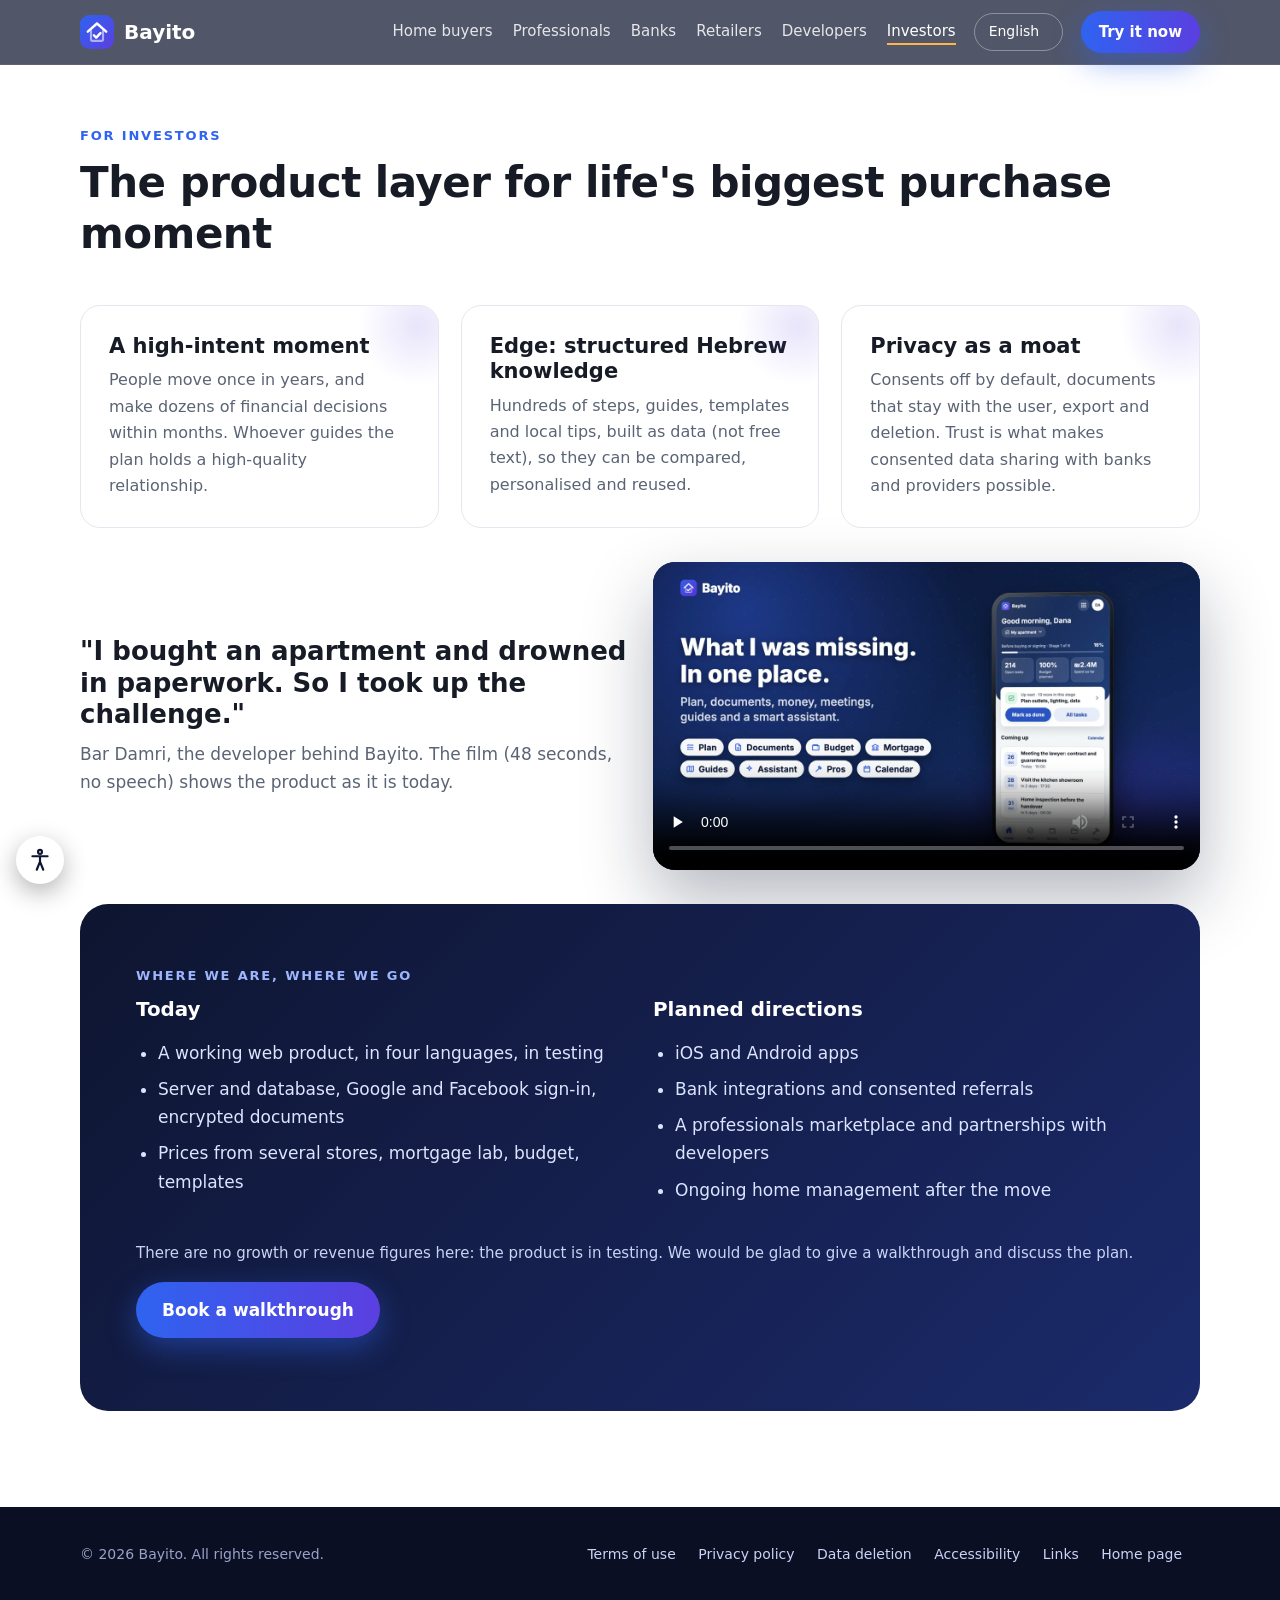
<file: investors.html>
<!doctype html>
<html lang="he" dir="rtl">
<head><script>if(/\.github\.io$/.test(location.hostname))location.replace('https://bayito.app'+location.pathname.replace(/^\/bayito-site(?=\/|$)/,'')+location.search+location.hash)</script>
<link rel="canonical" href="https://bayito.app/investors">
<meta charset="utf-8">
<meta name="viewport" content="width=device-width,initial-scale=1">
<title>Bayito – למשקיעים | For investors</title>
<meta name="description" content="Bayito for investors: the product, where it stands today and where it is going. Bayito is free for the people who use it.">
<meta property="og:title" content="Bayito – For investors">
<meta property="og:description" content="The product, where it stands today and where it is going.">
<meta property="og:type" content="website">
<meta property="og:image" content="https://bayito.app/img/og-buyers-he.jpg">
<meta name="theme-color" content="#0E1530">
<link rel="icon" href="data:image/svg+xml,%3Csvg xmlns=%27http://www.w3.org/2000/svg%27 viewBox=%270 0 48 48%27%3E%3Crect width=%2748%27 height=%2748%27 rx=%2713%27 fill=%27%232F63F0%27/%3E%3Cpath d=%27M11 23.5 24 12l13 11.5%27 stroke=%27white%27 stroke-width=%273.4%27 stroke-linecap=%27round%27 stroke-linejoin=%27round%27 fill=%27none%27/%3E%3Cpath d=%27m19.6 28.6 3.3 3.3 6-6.4%27 stroke=%27white%27 stroke-width=%273.4%27 stroke-linecap=%27round%27 stroke-linejoin=%27round%27 fill=%27none%27/%3E%3C/svg%3E">
<style>
:root{--blue:#2F63F0;--violet:#5B3FE0;--navy:#0E1530;--navy2:#1B2A6B;--ink:#161B26;--muted:#5B6475;--line:#E3E7EF;--soft:#F4F6FB;--amber:#FFB547;--green:#20C997;--card:#fff;--radius:20px}
*{box-sizing:border-box}html{scroll-behavior:smooth}
body{margin:0;font:17px/1.65 system-ui,-apple-system,"Segoe UI",Heebo,Arial,sans-serif;color:var(--ink);background:#fff;overflow-x:hidden}
html:not([lang=he]) .he,html:not([lang=en]) .en,html:not([lang=ru]) .ru,html:not([lang=ar]) .ar{display:none!important}html[lang=ar] body{font-family:system-ui,-apple-system,"Segoe UI","Noto Sans Arabic","Geeza Pro",Tahoma,Arial,sans-serif}select.lang{appearance:none;-webkit-appearance:none}select.lang option{color:#161B26;background:#fff}
a{color:inherit}img,svg{max-width:100%}
.wrap{width:min(1120px,92vw);margin-inline:auto}
h1,h2,h3{line-height:1.2;margin:0}
h2{font-size:clamp(28px,4vw,42px);letter-spacing:-.5px}
.lead{font-size:clamp(18px,2.2vw,22px);color:var(--muted);max-width:760px}
.grad{background:linear-gradient(90deg,#7FA2FF,#C3A6FF,#FFB547);-webkit-background-clip:text;background-clip:text;color:transparent}
/* header */
header.top{position:fixed;inset:0 0 auto 0;z-index:50;backdrop-filter:blur(14px);background:rgba(14,21,48,.72);color:#fff;border-bottom:1px solid rgba(255,255,255,.08)}
header.top .wrap{display:flex;align-items:center;gap:18px;height:64px}
.logo{display:flex;align-items:center;gap:10px;font-weight:800;font-size:20px;text-decoration:none;cursor:pointer}
nav.links{display:flex;gap:20px;margin-inline-start:auto;font-size:15px}
nav.links a{text-decoration:none;opacity:.85;border-bottom:2px solid transparent}nav.links a:hover{opacity:1}nav.links a[aria-current=page]{opacity:1;border-bottom-color:#FFB547}
.lang{border:1px solid rgba(255,255,255,.35);background:transparent;color:#fff;border-radius:999px;padding:6px 14px;cursor:pointer;font:inherit;font-size:14px}
.btn{display:inline-flex;align-items:center;gap:10px;padding:14px 26px;border-radius:999px;font-weight:700;text-decoration:none;border:0;cursor:pointer;font:inherit;font-weight:700;transition:transform .2s,box-shadow .2s}
.btn.primary{background:linear-gradient(90deg,var(--blue),var(--violet));color:#fff;box-shadow:0 10px 30px rgba(47,99,240,.45)}
.btn.primary:hover{transform:translateY(-2px);box-shadow:0 16px 40px rgba(47,99,240,.55)}
.btn.ghost{background:rgba(255,255,255,.1);color:#fff;border:1px solid rgba(255,255,255,.35)}
.btn.sm{padding:9px 18px;font-size:15px}
@media(max-width:820px){nav.links{display:none}}
/* hero */
.hero{position:relative;min-height:100vh;color:#fff;background:radial-gradient(1200px 700px at 70% 10%,#2c3f9e 0%,transparent 60%),linear-gradient(180deg,var(--navy) 0%,var(--navy2) 100%);overflow:hidden;display:flex;align-items:center;padding:110px 0 190px}
.hero .wrap{position:relative;z-index:3;display:grid;grid-template-columns:1.05fr .95fr;gap:40px;align-items:center}
.hero h1{font-size:clamp(38px,6vw,72px);letter-spacing:-1.5px}
.hero p.lead{color:#C9D3F5;margin:22px 0 32px}
.cta-row{display:flex;gap:14px;flex-wrap:wrap}
.chips{display:flex;gap:10px;flex-wrap:wrap;margin-top:28px;font-size:14px}
.chips>span{background:rgba(255,255,255,.1);border:1px solid rgba(255,255,255,.18);border-radius:999px;padding:6px 14px}
@media(max-width:900px){.hero .wrap{grid-template-columns:1fr}.hero{padding-bottom:230px}}
canvas#fx{position:fixed;inset:0;width:100%;height:100%;pointer-events:none;z-index:40}
/* skyline scene */
.scene{position:absolute;left:0;right:0;bottom:0;height:230px;z-index:2;pointer-events:none}
.scene svg{width:100%;height:100%;display:block}
.win{animation:blink 5s infinite;transform-origin:center}
@keyframes blink{0%,100%{fill:#33406F}45%{fill:#FFD27A}55%{fill:#FFD27A}}
.truck{animation:drive 22s linear infinite}
@keyframes drive{from{transform:translateX(-280px)}to{transform:translateX(1540px)}}
.cloud{animation:float 38s linear infinite;opacity:.18}
@keyframes float{from{transform:translateX(-200px)}to{transform:translateX(1400px)}}
.orbs{position:absolute;inset:0;z-index:1;pointer-events:none}
.orb{position:absolute;border-radius:50%;filter:blur(60px);opacity:.35;animation:drift 14s ease-in-out infinite alternate}
@keyframes drift{from{transform:translate(0,0)}to{transform:translate(40px,-30px)}}
/* floating icon bubbles in hero */
.bubbles{position:relative;height:420px}
.bubble{position:absolute;display:grid;place-items:center;width:74px;height:74px;border-radius:22px;background:rgba(255,255,255,.12);border:1px solid rgba(255,255,255,.25);backdrop-filter:blur(8px);animation:bob 6s ease-in-out infinite}
.bubble svg{width:34px;height:34px;fill:none;stroke:#fff;stroke-width:1.8;stroke-linecap:round;stroke-linejoin:round}
@keyframes bob{0%,100%{transform:translateY(0) rotate(-3deg)}50%{transform:translateY(-16px) rotate(3deg)}}
.phone{position:absolute;inset-inline:0;margin:auto;top:0;width:250px;height:410px;border-radius:38px;background:#fff;color:var(--ink);box-shadow:0 40px 80px rgba(0,0,0,.45);border:7px solid #0a0f24;overflow:hidden}
.phone .bar{height:22px;display:flex;justify-content:center;padding-top:6px}.phone .bar i{width:70px;height:6px;border-radius:6px;background:#0a0f24}
.phone .ph-head{background:linear-gradient(135deg,var(--blue),var(--violet));color:#fff;padding:14px 16px 18px}
.phone .ph-head b{display:block;font-size:15px}.phone .prog{height:8px;border-radius:8px;background:rgba(255,255,255,.25);margin-top:10px;overflow:hidden}
.phone .prog i{display:block;height:100%;width:0;background:#fff;border-radius:8px;animation:fill 12s infinite}
@keyframes fill{0%{width:6%}15%{width:30%}35%{width:55%}55%{width:78%}72%,100%{width:100%}}
.phone ul{list-style:none;margin:0;padding:10px 12px}
.phone li{display:flex;align-items:center;gap:10px;padding:9px 6px;border-bottom:1px solid #EEF1F6;font-size:13.5px}
.phone li .ck{width:22px;height:22px;border-radius:50%;border:2px solid #C7CEDB;flex:none;position:relative}
.phone li .ck::after{content:"";position:absolute;inset:3px 5px 6px 6px;border:solid #fff;border-width:0 2.4px 2.4px 0;transform:rotate(40deg) scale(0);transition:transform .3s}
.phone li.done .ck{background:var(--green);border-color:var(--green)}.phone li.done .ck::after{transform:rotate(40deg) scale(1)}
.phone li.done span.t{color:#8A93A5;text-decoration:line-through}
/* sections */
section{padding:96px 0;position:relative}
section.alt{background:var(--soft)}
.eyebrow{display:inline-block;color:var(--blue);font-weight:800;letter-spacing:.14em;font-size:13px;text-transform:uppercase;margin-bottom:12px}
.head{margin-bottom:46px}
.grid{display:grid;gap:22px}
.g3{grid-template-columns:repeat(3,1fr)}.g2{grid-template-columns:repeat(2,1fr)}.g4{grid-template-columns:repeat(4,1fr)}
@media(max-width:900px){.g3,.g4{grid-template-columns:repeat(2,1fr)}}@media(max-width:600px){.g3,.g2,.g4{grid-template-columns:1fr}}
.card{background:var(--card);border:1px solid var(--line);border-radius:var(--radius);padding:28px;transition:transform .3s,box-shadow .3s;position:relative;overflow:hidden}
.card:hover{transform:translateY(-6px);box-shadow:0 22px 50px rgba(30,45,110,.14)}
.card .ico{width:56px;height:56px;border-radius:16px;display:grid;place-items:center;background:linear-gradient(135deg,rgba(47,99,240,.12),rgba(91,63,224,.16));margin-bottom:18px}
.card .ico svg{width:30px;height:30px;stroke:var(--blue);fill:none;stroke-width:1.8;stroke-linecap:round;stroke-linejoin:round;transition:transform .5s}
.card:hover .ico svg{transform:rotate(-8deg) scale(1.15)}
.card h3{font-size:21px;margin-bottom:8px}.card p{margin:0;color:var(--muted);font-size:16px}
.card::after{content:"";position:absolute;inset-inline-end:-40px;top:-40px;width:120px;height:120px;border-radius:50%;background:radial-gradient(circle,rgba(91,63,224,.14),transparent 70%)}
.reveal{opacity:0;transform:translateY(28px);transition:opacity .8s,transform .8s}.reveal.in{opacity:1;transform:none}
.why{background:linear-gradient(180deg,#fff,var(--soft))}
.why .card{display:flex;gap:18px;align-items:flex-start}.why .num{font-size:44px;font-weight:900;color:transparent;-webkit-text-stroke:2px var(--blue);line-height:1}
.stats{display:grid;grid-template-columns:repeat(4,1fr);gap:18px;text-align:center}
@media(max-width:700px){.stats{grid-template-columns:repeat(2,1fr)}}
.stat{padding:26px 10px;border-radius:var(--radius);background:linear-gradient(135deg,var(--navy),var(--navy2));color:#fff}
.stat b{display:block;font-size:clamp(34px,5vw,54px);line-height:1;margin-bottom:6px;background:linear-gradient(90deg,#9db6ff,#ffcf8a);-webkit-background-clip:text;background-clip:text;color:transparent}
.stat span{color:#C9D3F5;font-size:14px}
.steps{counter-reset:s;display:grid;grid-template-columns:repeat(3,1fr);gap:22px}
@media(max-width:800px){.steps{grid-template-columns:1fr}}
.step{position:relative;padding:30px 26px 26px;border-radius:var(--radius);background:#fff;border:1px solid var(--line)}
.step::before{counter-increment:s;content:counter(s);position:absolute;top:-22px;inset-inline-start:24px;width:46px;height:46px;border-radius:50%;background:linear-gradient(135deg,var(--blue),var(--violet));color:#fff;font-weight:800;display:grid;place-items:center;font-size:20px;box-shadow:0 8px 20px rgba(47,99,240,.4)}
.step h3{margin:6px 0 6px;font-size:20px}.step p{margin:0;color:var(--muted)}
.ecosystem{display:flex;flex-wrap:wrap;gap:12px;justify-content:center}
.pill{display:flex;align-items:center;gap:10px;padding:12px 20px;border-radius:999px;background:#fff;border:1px solid var(--line);font-weight:600;transition:transform .25s,background .25s,color .25s;animation:pillfloat 7s ease-in-out infinite}
.pill:nth-child(odd){animation-delay:-3s}.pill:hover{background:var(--blue);color:#fff;transform:scale(1.07)}
.pill svg{width:20px;height:20px;stroke:currentColor;fill:none;stroke-width:1.8;stroke-linecap:round;stroke-linejoin:round}
@keyframes pillfloat{0%,100%{transform:translateY(0)}50%{transform:translateY(-6px)}}
.band{background:linear-gradient(135deg,var(--navy),var(--navy2));color:#fff;border-radius:28px;padding:56px;position:relative;overflow:hidden}
.band p{color:#C9D3F5}.band .eyebrow{color:#9db6ff}
.band ul{padding-inline-start:22px;color:#DCE4FF}.band li{margin:8px 0}
.two{display:grid;grid-template-columns:1fr 1fr;gap:26px}@media(max-width:860px){.two{grid-template-columns:1fr}.band{padding:34px 24px}}
.trust{display:flex;flex-wrap:wrap;gap:14px;justify-content:center}
.trust span{display:flex;gap:10px;align-items:center;background:#fff;border:1px solid var(--line);padding:12px 18px;border-radius:14px;font-weight:600;font-size:15px}
.trust svg{width:20px;height:20px;stroke:var(--green);fill:none;stroke-width:2;stroke-linecap:round;stroke-linejoin:round}
.final{text-align:center;color:#fff;background:radial-gradient(900px 500px at 50% 0,#3a4fc4,transparent 70%),linear-gradient(180deg,var(--navy2),var(--navy));padding:110px 0}
.final h2{margin-bottom:16px}.final p{color:#C9D3F5;max-width:640px;margin:0 auto 34px}
footer{background:#0A0F24;color:#98A3C7;padding:36px 0;font-size:14px}
footer .wrap{display:flex;gap:24px;flex-wrap:wrap;align-items:center;justify-content:space-between}
footer a{color:#C9D3F5;margin-inline-end:18px;text-decoration:none}footer a:hover{text-decoration:underline}
a:focus-visible,button:focus-visible{outline:3px solid #FFB547;outline-offset:3px;border-radius:6px}
.skip{position:fixed;inset-block-start:-60px;inset-inline-start:12px;z-index:100;background:#fff;color:#0E1530;padding:10px 18px;border-radius:10px;font-weight:700;transition:inset-block-start .2s}.skip:focus{inset-block-start:10px}
html.hc{filter:contrast(1.25)}html.hc body{background:#fff}html.hc .lead,html.hc .card p,html.hc .step p{color:#26303f}
html.big{font-size:125%}
.a11y{position:fixed;inset-block-end:16px;inset-inline-start:16px;z-index:60;display:flex;flex-direction:column;gap:8px;align-items:flex-start}
.a11y button.t{width:48px;height:48px;border-radius:50%;border:0;background:#fff;color:#0E1530;box-shadow:0 8px 24px rgba(0,0,0,.3);cursor:pointer;display:grid;place-items:center}
.a11y .panel{display:none;background:#fff;color:#0E1530;border-radius:16px;padding:12px;box-shadow:0 14px 40px rgba(0,0,0,.35);gap:8px;flex-direction:column;min-width:210px}.a11y.open .panel{display:flex}
.a11y .panel button{border:1px solid #D9DEE7;background:#F4F6FB;border-radius:10px;padding:10px 12px;font:inherit;font-size:15px;cursor:pointer;text-align:start}.a11y .panel button[aria-pressed=true]{background:#2F63F0;color:#fff;border-color:#2F63F0}
html.calm *{animation:none!important;transition:none!important}html.calm .reveal{opacity:1;transform:none}html.calm canvas#fx{display:none}
@media(prefers-reduced-motion:reduce){*{animation:none!important;transition:none!important}.reveal{opacity:1;transform:none}canvas#fx{display:none}}
</style>
</head>
<body>
<a class="skip" href="#main"><span class="he" lang="he">דילוג לתוכן</span><span class="en" lang="en">Skip to content</span><span class="ru" lang="ru">Перейти к содержимому</span><span class="ar" lang="ar">تخطَّ إلى المحتوى</span></a>
<svg width="0" height="0" style="position:absolute" aria-hidden="true">
  <symbol id="i-check" viewBox="0 0 24 24"><circle cx="12" cy="12" r="9"/><path d="m8 12.5 2.8 2.8L16.5 9.5"/></symbol>
  <symbol id="i-key" viewBox="0 0 24 24"><circle cx="8" cy="15" r="4"/><path d="m11 12 8-8m-3 3 3 3m-6-1 2 2"/></symbol>
  <symbol id="i-wallet" viewBox="0 0 24 24"><path d="M4 7a2 2 0 0 1 2-2h11v4"/><rect x="3" y="7" width="18" height="13" rx="3"/><circle cx="16.5" cy="13.5" r="1.3"/></symbol>
  <symbol id="i-hammer" viewBox="0 0 24 24"><path d="m14 6 4 4M5 19l8-8m1-7 6 6-3 3-6-6z"/></symbol>
  <symbol id="i-doc" viewBox="0 0 24 24"><path d="M7 3h7l5 5v11a2 2 0 0 1-2 2H7a2 2 0 0 1-2-2V5a2 2 0 0 1 2-2z"/><path d="M14 3v5h5M9 13h6M9 17h6"/></symbol>
  <symbol id="i-cart" viewBox="0 0 24 24"><path d="M3 4h2l2.4 11h10.2L20 8H7"/><circle cx="9" cy="19" r="1.6"/><circle cx="17" cy="19" r="1.6"/></symbol>
  <symbol id="i-shield" viewBox="0 0 24 24"><path d="M12 3 5 6v6c0 4.4 3 7.6 7 9 4-1.4 7-4.6 7-9V6z"/><path d="m9 12 2.2 2.2L15.5 10"/></symbol>
  <symbol id="i-spark" viewBox="0 0 24 24"><path d="M12 3v4m0 10v4M3 12h4m10 0h4M6 6l2.5 2.5m7 7L18 18M18 6l-2.5 2.5m-7 7L6 18"/></symbol>
  <symbol id="i-home" viewBox="0 0 24 24"><path d="M4 11 12 4l8 7"/><path d="M6 10v9a1 1 0 0 0 1 1h10a1 1 0 0 0 1-1v-9"/><path d="M10 20v-5h4v5"/></symbol>
  <symbol id="i-chart" viewBox="0 0 24 24"><path d="M4 20V10m6 10V4m6 16v-7m4 7H3"/></symbol>
  <symbol id="i-hand" viewBox="0 0 24 24"><path d="M3 12l4-4 4 2 3-3 4 3 3-2v7l-4 4-4-3-3 2-4-3-3 2z"/></symbol>
  <symbol id="i-plug" viewBox="0 0 24 24"><path d="M9 3v5m6-5v5M7 8h10v3a5 5 0 0 1-10 0zM12 16v5"/></symbol>
  <symbol id="i-truck" viewBox="0 0 24 24"><path d="M3 6h11v10H3zM14 9h4l3 3v4h-7"/><circle cx="7" cy="18" r="1.8"/><circle cx="17" cy="18" r="1.8"/></symbol>
  <symbol id="i-gavel" viewBox="0 0 24 24"><path d="m13 4 5 5m-6-4 5 5-4 4-5-5zM3 21l8-8M14 21h7"/></symbol>
  <symbol id="i-umbrella" viewBox="0 0 24 24"><path d="M3 12a9 9 0 0 1 18 0zM12 12v6a2 2 0 0 0 4 0"/></symbol>
  <symbol id="i-bank" viewBox="0 0 24 24"><path d="M3 9 12 4l9 5M5 10v8m4-8v8m6-8v8m4-8v8M3 20h18"/></symbol>
  <symbol id="i-sofa" viewBox="0 0 24 24"><path d="M5 11V8a3 3 0 0 1 3-3h8a3 3 0 0 1 3 3v3M3 13a2 2 0 0 1 4 0v2h10v-2a2 2 0 0 1 4 0v5H3zM5 18v2m14-2v2"/></symbol>
  <symbol id="i-search" viewBox="0 0 24 24"><circle cx="11" cy="11" r="6"/><path d="m16 16 4 4"/></symbol>
  <symbol id="i-lock" viewBox="0 0 24 24"><rect x="5" y="11" width="14" height="9" rx="2"/><path d="M8 11V8a4 4 0 0 1 8 0v3"/></symbol>
  <symbol id="i-lang" viewBox="0 0 24 24"><path d="M4 5h9M8.5 3v2M6 5c1 4 3 6 6 7M12 5c-1 4-3 6-6.5 8M13 20l4-9 4 9M14.5 17h5"/></symbol>
</svg>

<canvas id="fx" aria-hidden="true"></canvas>

<header class="top" id="top">
  <div class="wrap">
    <a class="logo" href="index.html" id="logo" aria-label="Bayito">
      <svg width="34" height="34" viewBox="0 0 48 48" aria-hidden="true"><defs><linearGradient id="lg" x1="0" y1="0" x2="1" y2="1"><stop offset="0" stop-color="#2F63F0"/><stop offset="1" stop-color="#5B3FE0"/></linearGradient></defs><rect width="48" height="48" rx="13" fill="url(#lg)"/><path d="M11 23.5 24 12l13 11.5" stroke="#fff" stroke-width="3.4" stroke-linecap="round" stroke-linejoin="round" fill="none"/><path d="M15.5 22.5V35a1.5 1.5 0 0 0 1.5 1.5h14a1.5 1.5 0 0 0 1.5-1.5V22.5" stroke="#fff" stroke-opacity=".55" stroke-width="3" stroke-linecap="round" stroke-linejoin="round" fill="none"/><path d="m19.6 28.6 3.3 3.3 6-6.4" stroke="#fff" stroke-width="3.4" stroke-linecap="round" stroke-linejoin="round" fill="none"/></svg>
      Bayito
    </a>
    <nav class="links" aria-label="Bayito for" data-aria='{"he": "Bayito עבור", "en": "Bayito for", "ru": "Bayito для", "ar": "Bayito لـ"}'>
      <a href="index.html"><span class="he" lang="he">רוכשי דירות</span><span class="en" lang="en">Home buyers</span><span class="ru" lang="ru">Покупатели жилья</span><span class="ar" lang="ar">مشترو البيوت</span></a>
      <a href="pros.html"><span class="he" lang="he">בעלי מקצוע</span><span class="en" lang="en">Professionals</span><span class="ru" lang="ru">Специалисты</span><span class="ar" lang="ar">المهنيون</span></a>
      <a href="banks.html"><span class="he" lang="he">בנקים</span><span class="en" lang="en">Banks</span><span class="ru" lang="ru">Банки</span><span class="ar" lang="ar">البنوك</span></a>
      <a href="retail.html"><span class="he" lang="he">רשתות</span><span class="en" lang="en">Retailers</span><span class="ru" lang="ru">Магазины</span><span class="ar" lang="ar">المتاجر</span></a>
      <a href="developers.html"><span class="he" lang="he">יזמים</span><span class="en" lang="en">Developers</span><span class="ru" lang="ru">Застройщики</span><span class="ar" lang="ar">المقاولون</span></a>
      <a href="investors.html" aria-current="page"><span class="he" lang="he">משקיעים</span><span class="en" lang="en">Investors</span><span class="ru" lang="ru">Инвесторы</span><span class="ar" lang="ar">المستثمرون</span></a>
    </nav>
    <select class="lang" id="lang" aria-label="Language / שפה / Язык / اللغة"><option value="he" lang="he">עברית</option><option value="en" lang="en">English</option><option value="ru" lang="ru">Русский</option><option value="ar" lang="ar">العربية</option></select>
    <a class="btn primary sm" href="web/"><span class="he" lang="he">לנסות עכשיו</span><span class="en" lang="en">Try it now</span><span class="ru" lang="ru">Попробовать</span><span class="ar" lang="ar">جرّب الآن</span></a>
  </div>
</header>

<main id="main">
<section id="investors" style="padding-top:120px">
  <div class="wrap">
    <div class="head reveal"><span class="eyebrow"><span class="he" lang="he">למשקיעים</span><span class="en" lang="en">For investors</span><span class="ru" lang="ru">Для инвесторов</span><span class="ar" lang="ar">للمستثمرين</span></span><h2><span class="he" lang="he">מוצר ויאגרגטור של רגע החיים הגדול ביותר</span><span class="en" lang="en">The product layer for life's biggest purchase moment</span><span class="ru" lang="ru">Продуктовый слой для самой крупной покупки в жизни</span><span class="ar" lang="ar">طبقة المنتج لأكبر لحظة شراء في الحياة</span></h2></div>
    <div class="grid g3">
      <div class="card reveal"><h3><span class="he" lang="he">רגע בעל כוונה גבוהה</span><span class="en" lang="en">A high-intent moment</span><span class="ru" lang="ru">Момент высокой заинтересованности</span><span class="ar" lang="ar">لحظة نيّة عالية</span></h3><p><span class="he" lang="he">אדם עובר דירה פעם בכמה שנים, ובתוך כמה חודשים מקבל עשרות החלטות כספיות. מי שמלווה את התוכנית מחזיק בקשר איכותי.</span><span class="en" lang="en">People move once in years, and make dozens of financial decisions within months. Whoever guides the plan holds a high-quality relationship.</span><span class="ru" lang="ru">Люди переезжают раз в несколько лет и за несколько месяцев принимают десятки финансовых решений. Тот, кто ведёт план, получает отношения высокого качества.</span><span class="ar" lang="ar">ينتقل الناس مرة كل بضع سنوات، ويتّخذون عشرات القرارات المالية خلال أشهر. من يرافق الخطة يملك علاقة عالية الجودة.</span></p></div>
      <div class="card reveal"><h3><span class="he" lang="he">יתרון: ידע מובנה בעברית</span><span class="en" lang="en">Edge: structured Hebrew knowledge</span><span class="ru" lang="ru">Преимущество: структурированные знания на иврите</span><span class="ar" lang="ar">الميزة: معرفة منظّمة بالعبرية</span></h3><p><span class="he" lang="he">מאות צעדים, מדריכים, תבניות וטיפים מקומיים, שנבנו כנתונים (לא כטקסט חופשי) ולכן ניתנים להשוואה, התאמה ושימוש חוזר.</span><span class="en" lang="en">Hundreds of steps, guides, templates and local tips, built as data (not free text), so they can be compared, personalised and reused.</span><span class="ru" lang="ru">Сотни шагов, руководств, шаблонов и местных советов, построенных как данные (а не свободный текст), — их можно сравнивать, персонализировать и использовать повторно.</span><span class="ar" lang="ar">مئات الخطوات والأدلّة والقوالب والنصائح المحلية، مبنية كبيانات (لا نصًا حرًّا)، لتُقارن وتُخصَّص وتُستخدم مجددًا.</span></p></div>
      <div class="card reveal"><h3><span class="he" lang="he">מודל פרטיות מחמיר</span><span class="en" lang="en">Privacy as a moat</span><span class="ru" lang="ru">Приватность как защитный ров</span><span class="ar" lang="ar">الخصوصية كخندق حماية</span></h3><p><span class="he" lang="he">הסכמות כבויות כברירת מחדל, מסמכים שנשארים אצל המשתמש, ייצוא ומחיקה. אמון הוא מה שמאפשר שיתוף נתונים בהסכמה עם בנקים ונותני שירות.</span><span class="en" lang="en">Consents off by default, documents that stay with the user, export and deletion. Trust is what makes consented data sharing with banks and providers possible.</span><span class="ru" lang="ru">Согласия выключены по умолчанию, документы остаются у пользователя, экспорт и удаление. Именно доверие делает возможным обмен данными с банками и поставщиками с согласия.</span><span class="ar" lang="ar">موافقات مطفأة افتراضيًا، مستندات تبقى مع المستخدم، تصدير وحذف. الثقة هي ما يجعل مشاركة البيانات بالموافقة مع البنوك والمزوّدين ممكنة.</span></p></div>
    </div>
    <div class="two reveal" style="margin-top:34px;align-items:center" id="film">
      <div><h3 style="font-size:26px;margin-bottom:10px"><span class="he" lang="he">"קניתי דירה וטבעתי בניירת. אז הרמתי את הכפפה."</span><span class="en" lang="en">"I bought an apartment and drowned in paperwork. So I took up the challenge."</span><span class="ru" lang="ru">«Покупка квартиры обернулась морем бумаг. И тогда — вызов принят».</span><span class="ar" lang="ar">"اشتريت شقة وغرقت في الأوراق. فقبلتُ التحدي."</span></h3><p style="color:var(--muted);margin:0"><span class="he" lang="he">בר דמרי, המפתח של Bayito. הסרטון (48 שניות, בלי דיבור) מראה את המוצר כפי שהוא היום.</span><span class="en" lang="en">Bar Damri, the developer behind Bayito. The film (48 seconds, no speech) shows the product as it is today.</span><span class="ru" lang="ru">Бар Дамри, разработчик Bayito. Фильм (48 секунд, без речи) показывает продукт таким, какой он сегодня.</span><span class="ar" lang="ar">بار دمري، مطوّر Bayito. الفيلم (48 ثانية، بلا كلام) يعرض المنتج كما هو اليوم.</span></p></div>
      <div style="border-radius:22px;overflow:hidden;box-shadow:0 30px 70px rgba(14,21,48,.3);aspect-ratio:16/9;background:#0b1630"><video class="he" data-lang="he" controls preload="none" playsinline poster="media/poster-he.jpg?v=launch" style="display:block;width:100%;height:100%"><source src="media/bayito-he.mp4?v=launch" type="video/mp4"></video><video class="en" data-lang="en" controls preload="none" playsinline poster="media/poster-en.jpg?v=launch" style="display:block;width:100%;height:100%"><source src="media/bayito-en.mp4?v=launch" type="video/mp4"></video><video class="ru" data-lang="ru" controls preload="none" playsinline poster="media/poster-ru.jpg?v=launch" style="display:block;width:100%;height:100%"><source src="media/bayito-ru.mp4?v=launch" type="video/mp4"></video><video class="ar" data-lang="ar" controls preload="none" playsinline poster="media/poster-ar.jpg?v=launch" style="display:block;width:100%;height:100%"><source src="media/bayito-ar.mp4?v=launch" type="video/mp4"></video></div>
    </div>
    <div class="band reveal" style="margin-top:34px">
      <span class="eyebrow"><span class="he" lang="he">איפה אנחנו ולאן</span><span class="en" lang="en">Where we are, where we go</span><span class="ru" lang="ru">Где мы сейчас и куда идём</span><span class="ar" lang="ar">أين نحن، وإلى أين نتّجه</span></span>
      <div class="two">
        <div>
          <h3 style="margin-bottom:10px"><span class="he" lang="he">היום</span><span class="en" lang="en">Today</span><span class="ru" lang="ru">Сегодня</span><span class="ar" lang="ar">اليوم</span></h3>
          <ul><li><span class="he" lang="he">מוצר עובד באינטרנט, בארבע שפות, בבדיקות</span><span class="en" lang="en">A working web product, in four languages, in testing</span><span class="ru" lang="ru">Рабочий веб-продукт на четырёх языках, в тестировании</span><span class="ar" lang="ar">منتج ويب يعمل، بأربع لغات، قيد التجربة</span></li><li><span class="he" lang="he">שרת ובסיס נתונים, כניסה עם Google ו-Facebook, מסמכים מוצפנים</span><span class="en" lang="en">Server and database, Google and Facebook sign-in, encrypted documents</span><span class="ru" lang="ru">Сервер и база данных, вход через Google и Facebook, зашифрованные документы</span><span class="ar" lang="ar">خادم وقاعدة بيانات، دخول عبر Google وFacebook، مستندات مشفّرة</span></li><li><span class="he" lang="he">נתוני מחירים מכמה חנויות, מעבדת משכנתא, תקציב, תבניות</span><span class="en" lang="en">Prices from several stores, mortgage lab, budget, templates</span><span class="ru" lang="ru">Цены из нескольких магазинов, ипотечная лаборатория, бюджет, шаблоны</span><span class="ar" lang="ar">أسعار من عدة متاجر، مختبر رهن، ميزانية، قوالب</span></li></ul>
        </div>
        <div>
          <h3 style="margin-bottom:10px"><span class="he" lang="he">כיוונים מתוכננים</span><span class="en" lang="en">Planned directions</span><span class="ru" lang="ru">Планируемые направления</span><span class="ar" lang="ar">اتجاهات مخطّطة</span></h3>
          <ul><li><span class="he" lang="he">אפליקציות iOS ו-Android</span><span class="en" lang="en">iOS and Android apps</span><span class="ru" lang="ru">Приложения для iOS и Android</span><span class="ar" lang="ar">تطبيقات iOS وAndroid</span></li><li><span class="he" lang="he">אינטגרציה עם בנקים והפניות בהסכמה</span><span class="en" lang="en">Bank integrations and consented referrals</span><span class="ru" lang="ru">Интеграции с банками и направления с согласия</span><span class="ar" lang="ar">ربط مع البنوك وإحالات بالموافقة</span></li><li><span class="he" lang="he">שוק בעלי מקצוע ושותפויות עם יזמים וקבלנים</span><span class="en" lang="en">A professionals marketplace and partnerships with developers</span><span class="ru" lang="ru">Маркетплейс специалистов и партнёрство с застройщиками</span><span class="ar" lang="ar">سوق للمهنيين وشراكات مع المقاولين</span></li><li><span class="he" lang="he">ניהול הבית השוטף אחרי המעבר</span><span class="en" lang="en">Ongoing home management after the move</span><span class="ru" lang="ru">Текущее управление домом после переезда</span><span class="ar" lang="ar">إدارة البيت المستمرة بعد الانتقال</span></li></ul>
        </div>
      </div>
      <p style="margin-top:20px;font-size:15px"><span class="he" lang="he">אין כאן נתוני צמיחה או הכנסות: המוצר בשלב בדיקות. נשמח להציג הדגמה ולשוחח על תוכנית העבודה.</span><span class="en" lang="en">There are no growth or revenue figures here: the product is in testing. We would be glad to give a walkthrough and discuss the plan.</span><span class="ru" lang="ru">Здесь нет цифр роста или выручки: продукт в тестировании. Будем рады показать его и обсудить план.</span><span class="ar" lang="ar">لا توجد هنا أرقام نمو أو إيرادات: المنتج قيد التجربة. يسعدنا أن نعرضه ونناقش الخطة.</span></p>
      <p><a class="btn primary" href="mailto:bardamri1702@gmail.com?subject=Bayito%20investors"><span class="he" lang="he">לקבוע הדגמה</span><span class="en" lang="en">Book a walkthrough</span><span class="ru" lang="ru">Записаться на демонстрацию</span><span class="ar" lang="ar">احجز جولة</span></a></p>
    </div>
  </div>
</section>
</main>

<footer>
  <div class="wrap">
    <div>© 2026 Bayito. <span class="he" lang="he">כל הזכויות שמורות.</span><span class="en" lang="en">All rights reserved.</span><span class="ru" lang="ru">Все права защищены.</span><span class="ar" lang="ar">جميع الحقوق محفوظة.</span></div>
    <div>
      <a href="terms.html"><span class="he" lang="he">תנאי שימוש</span><span class="en" lang="en">Terms of use</span><span class="ru" lang="ru">Условия использования</span><span class="ar" lang="ar">شروط الاستخدام</span></a>
      <a href="privacy.html"><span class="he" lang="he">מדיניות פרטיות</span><span class="en" lang="en">Privacy policy</span><span class="ru" lang="ru">Политика конфиденциальности</span><span class="ar" lang="ar">سياسة الخصوصية</span></a>
      <a href="data-deletion.html"><span class="he" lang="he">מחיקת נתונים</span><span class="en" lang="en">Data deletion</span><span class="ru" lang="ru">Удаление данных</span><span class="ar" lang="ar">حذف البيانات</span></a>
      <a href="accessibility.html"><span class="he" lang="he">הצהרת נגישות</span><span class="en" lang="en">Accessibility</span><span class="ru" lang="ru">Доступность</span><span class="ar" lang="ar">إتاحة الوصول</span></a>
      <a href="about.html"><span class="he" lang="he">קישורים</span><span class="en" lang="en">Links</span><span class="ru" lang="ru">Ссылки</span><span class="ar" lang="ar">روابط</span></a>
      <a href="index.html"><span class="he" lang="he">לדף הבית</span><span class="en" lang="en">Home page</span><span class="ru" lang="ru">Главная</span><span class="ar" lang="ar">الصفحة الرئيسية</span></a>
    </div>
  </div>
</footer>

<div class="a11y" id="a11y">
  <div class="panel" id="a11y-panel" role="group" aria-label="Accessibility" data-aria='{"he": "נגישות", "en": "Accessibility", "ru": "Доступность", "ar": "إتاحة الوصول"}'>
    <button type="button" data-a="big" aria-pressed="false"><span class="he" lang="he">הגדלת טקסט</span><span class="en" lang="en">Larger text</span><span class="ru" lang="ru">Крупный текст</span><span class="ar" lang="ar">نص أكبر</span></button>
    <button type="button" data-a="hc" aria-pressed="false"><span class="he" lang="he">ניגודיות גבוהה</span><span class="en" lang="en">High contrast</span><span class="ru" lang="ru">Высокий контраст</span><span class="ar" lang="ar">تباين عالٍ</span></button>
    <button type="button" data-a="calm" aria-pressed="false"><span class="he" lang="he">בלי אנימציות</span><span class="en" lang="en">No animation</span><span class="ru" lang="ru">Без анимации</span><span class="ar" lang="ar">بلا حركة</span></button>
    <a href="accessibility.html" style="padding:6px 12px"><span class="he" lang="he">הצהרת נגישות</span><span class="en" lang="en">Accessibility statement</span><span class="ru" lang="ru">Заявление о доступности</span><span class="ar" lang="ar">بيان إتاحة الوصول</span></a>
  </div>
  <button class="t" type="button" id="a11y-toggle" aria-expanded="false" aria-controls="a11y-panel" aria-label="Accessibility menu" data-aria='{"he": "תפריט נגישות", "en": "Accessibility menu", "ru": "Меню доступности", "ar": "قائمة إتاحة الوصول"}'><svg width="26" height="26" viewBox="0 0 24 24" fill="none" stroke="currentColor" stroke-width="2" stroke-linecap="round" stroke-linejoin="round" aria-hidden="true"><circle cx="12" cy="4.5" r="1.8"/><path d="M5 8.5h14M12 8.5v5M9 21l3-7.5L15 21"/></svg></button>
</div>

<script>
(function () {
  var root = document.documentElement;
  var reduce = window.matchMedia && matchMedia('(prefers-reduced-motion: reduce)').matches;
  var A = {}; try { A = JSON.parse(localStorage.getItem('hf-a11y') || '{}'); } catch (e) {}
  if (A.calm) reduce = true;
  function applyA() { root.classList.toggle('big', !!A.big); root.classList.toggle('hc', !!A.hc); root.classList.toggle('calm', !!A.calm); document.querySelectorAll('[data-a]').forEach(function (b) { b.setAttribute('aria-pressed', A[b.getAttribute('data-a')] ? 'true' : 'false'); }); try { localStorage.setItem('hf-a11y', JSON.stringify(A)); } catch (e) {} }
  document.querySelectorAll('[data-a]').forEach(function (b) { b.addEventListener('click', function () { var k = b.getAttribute('data-a'); A[k] = !A[k]; applyA(); if (k === 'calm' && A.calm) location.reload(); }); });
  var box = document.getElementById('a11y'), tg = document.getElementById('a11y-toggle');
  tg.addEventListener('click', function () { var o = box.classList.toggle('open'); tg.setAttribute('aria-expanded', o ? 'true' : 'false'); });
  document.addEventListener('keydown', function (e) { if (e.key === 'Escape' && box.classList.contains('open')) { box.classList.remove('open'); tg.setAttribute('aria-expanded', 'false'); tg.focus(); } });
  applyA();

  // Language: the visitor's choice, else the browser's.
  var saved = null; try { saved = localStorage.getItem('hf-lang'); } catch (e) {}
  var LANGS = ['he', 'en', 'ru', 'ar'];
  function setLang(l) {
    if (LANGS.indexOf(l) < 0) l = 'he';
    root.classList.toggle('is-en', l === 'en');
    root.lang = l; root.dir = l === 'he' || l === 'ar' ? 'rtl' : 'ltr';
    var sel = document.getElementById('lang'); if (sel && sel.value !== l) sel.value = l;
    document.querySelectorAll('[data-aria]').forEach(function (e) { try { var m = JSON.parse(e.getAttribute('data-aria')); if (m[l]) e.setAttribute('aria-label', m[l]); } catch (x) {} });
    try { localStorage.setItem('hf-lang', l); } catch (e) {}
  }
  var nav = (navigator.language || 'he').slice(0, 2);
  setLang(LANGS.indexOf(typeof asked === 'string' ? asked : '') >= 0 ? asked : saved || (LANGS.indexOf(nav) >= 0 ? nav : 'en'));
  var lb = document.getElementById('lang');
  if (lb) lb.addEventListener('change', function () { setLang(lb.value); });

  // Windows of the skyline, lit at random.
  var wins = document.getElementById('wins');
  if (wins) {
    var ns = 'http://www.w3.org/2000/svg', blocks = [[40, 90, 90, 140], [150, 60, 70, 170], [240, 110, 110, 120], [380, 70, 80, 160], [900, 80, 100, 150], [1020, 100, 80, 130], [1120, 55, 90, 175], [1230, 95, 120, 135]];
    blocks.forEach(function (b, bi) {
      for (var x = b[0] + 10; x < b[0] + b[2] - 14; x += 22) for (var y = b[1] + 12; y < b[1] + b[3] - 24; y += 26) {
        var r = document.createElementNS(ns, 'rect');
        r.setAttribute('x', x); r.setAttribute('y', y); r.setAttribute('width', 11); r.setAttribute('height', 14); r.setAttribute('rx', 2);
        r.setAttribute('class', 'win'); r.style.animationDelay = (-(Math.abs(Math.sin(x * 7 + y * 3 + bi)) * 5)).toFixed(2) + 's'; r.style.animationDuration = (3 + Math.abs(Math.cos(x + y)) * 6).toFixed(1) + 's';
        wins.appendChild(r);
      }
    });
  }

  // Scroll reveal and counters.
  var io = 'IntersectionObserver' in window ? new IntersectionObserver(function (es) {
    es.forEach(function (e) {
      if (!e.isIntersecting) return;
      e.target.classList.add('in'); io.unobserve(e.target);
      e.target.querySelectorAll('[data-count]').forEach(count);
    });
  }, { threshold: 0.18 }) : null;
  document.querySelectorAll('.reveal').forEach(function (el, i) { el.style.transitionDelay = (i % 3) * 90 + 'ms'; io ? io.observe(el) : el.classList.add('in'); });
  function count(el) {
    var to = +el.getAttribute('data-count'), t0 = null;
    if (reduce) { el.textContent = to; return; }
    function tick(t) { if (t0 === null) t0 = t; var p = Math.min((t - t0) / 1400, 1); el.textContent = Math.round(to * (1 - Math.pow(1 - p, 3))); if (p < 1) requestAnimationFrame(tick); }
    requestAnimationFrame(tick);
  }
  if (!io) document.querySelectorAll('[data-count]').forEach(count);

  // The phone: items tick themselves in turn, then a small celebration.
  var items = [].slice.call(document.querySelectorAll('#demo li'));
  function cycle() {
    items.forEach(function (li) { li.classList.remove('done'); });
    items.forEach(function (li, i) { setTimeout(function () { li.classList.add('done'); }, 1200 + i * 1500); });
    setTimeout(function () { var r = document.querySelector('.phone').getBoundingClientRect(); burst(r.left + r.width / 2, r.top + 80, 70); }, 1200 + items.length * 1500);
  }
  if (items.length && !reduce) { cycle(); setInterval(cycle, 12000); } else items.forEach(function (li, i) { if (i < 3) li.classList.add('done'); });

  // Fireworks and confetti on a canvas that never blocks a click.
  var cv = document.getElementById('fx'), ctx = cv.getContext('2d'), parts = [], running = false;
  function size() { cv.width = innerWidth * devicePixelRatio; cv.height = innerHeight * devicePixelRatio; }
  size(); addEventListener('resize', size);
  var colors = ['#2F63F0', '#5B3FE0', '#FFB547', '#20C997', '#FF6B6B', '#fff'];
  function burst(x, y, n) {
    if (reduce) return;
    for (var i = 0; i < n; i++) { var a = Math.random() * Math.PI * 2, s = 3 + Math.random() * 7; parts.push({ x: x, y: y, vx: Math.cos(a) * s, vy: Math.sin(a) * s - 3, g: 0.18, life: 70 + Math.random() * 40, c: colors[(Math.random() * colors.length) | 0], r: 2 + Math.random() * 3, rect: Math.random() > 0.5 }); }
    if (!running) { running = true; requestAnimationFrame(loop); }
  }
  function loop() {
    ctx.clearRect(0, 0, cv.width, cv.height);
    parts = parts.filter(function (p) { return p.life > 0; });
    parts.forEach(function (p) {
      p.x += p.vx; p.y += p.vy; p.vy += p.g; p.vx *= 0.985; p.life--;
      ctx.globalAlpha = Math.max(p.life / 60, 0); ctx.fillStyle = p.c;
      var d = devicePixelRatio; if (p.rect) ctx.fillRect(p.x * d, p.y * d, p.r * 2 * d, p.r * d); else { ctx.beginPath(); ctx.arc(p.x * d, p.y * d, p.r * d, 0, 6.3); ctx.fill(); }
    });
    if (parts.length) requestAnimationFrame(loop); else { running = false; ctx.clearRect(0, 0, cv.width, cv.height); }
  }
  ['cta1', 'cta2'].forEach(function (id) { var b = document.getElementById(id); b && b.addEventListener('mouseenter', function () { var r = b.getBoundingClientRect(); burst(r.left + r.width / 2, r.top + r.height / 2, 26); }); });
  document.getElementById('logo').addEventListener('click', function (e) { burst(e.clientX, e.clientY, 60); });
  // A firework now and then over the hero.
  if (!reduce) setTimeout(function fw() { if (scrollY < innerHeight * 0.7 && document.visibilityState === 'visible') burst(innerWidth * (0.15 + Math.random() * 0.7), 120 + Math.random() * 160, 38); setTimeout(fw, 5200 + Math.random() * 3200); }, 3500);
})();
</script>
</body>
</html>
</file>
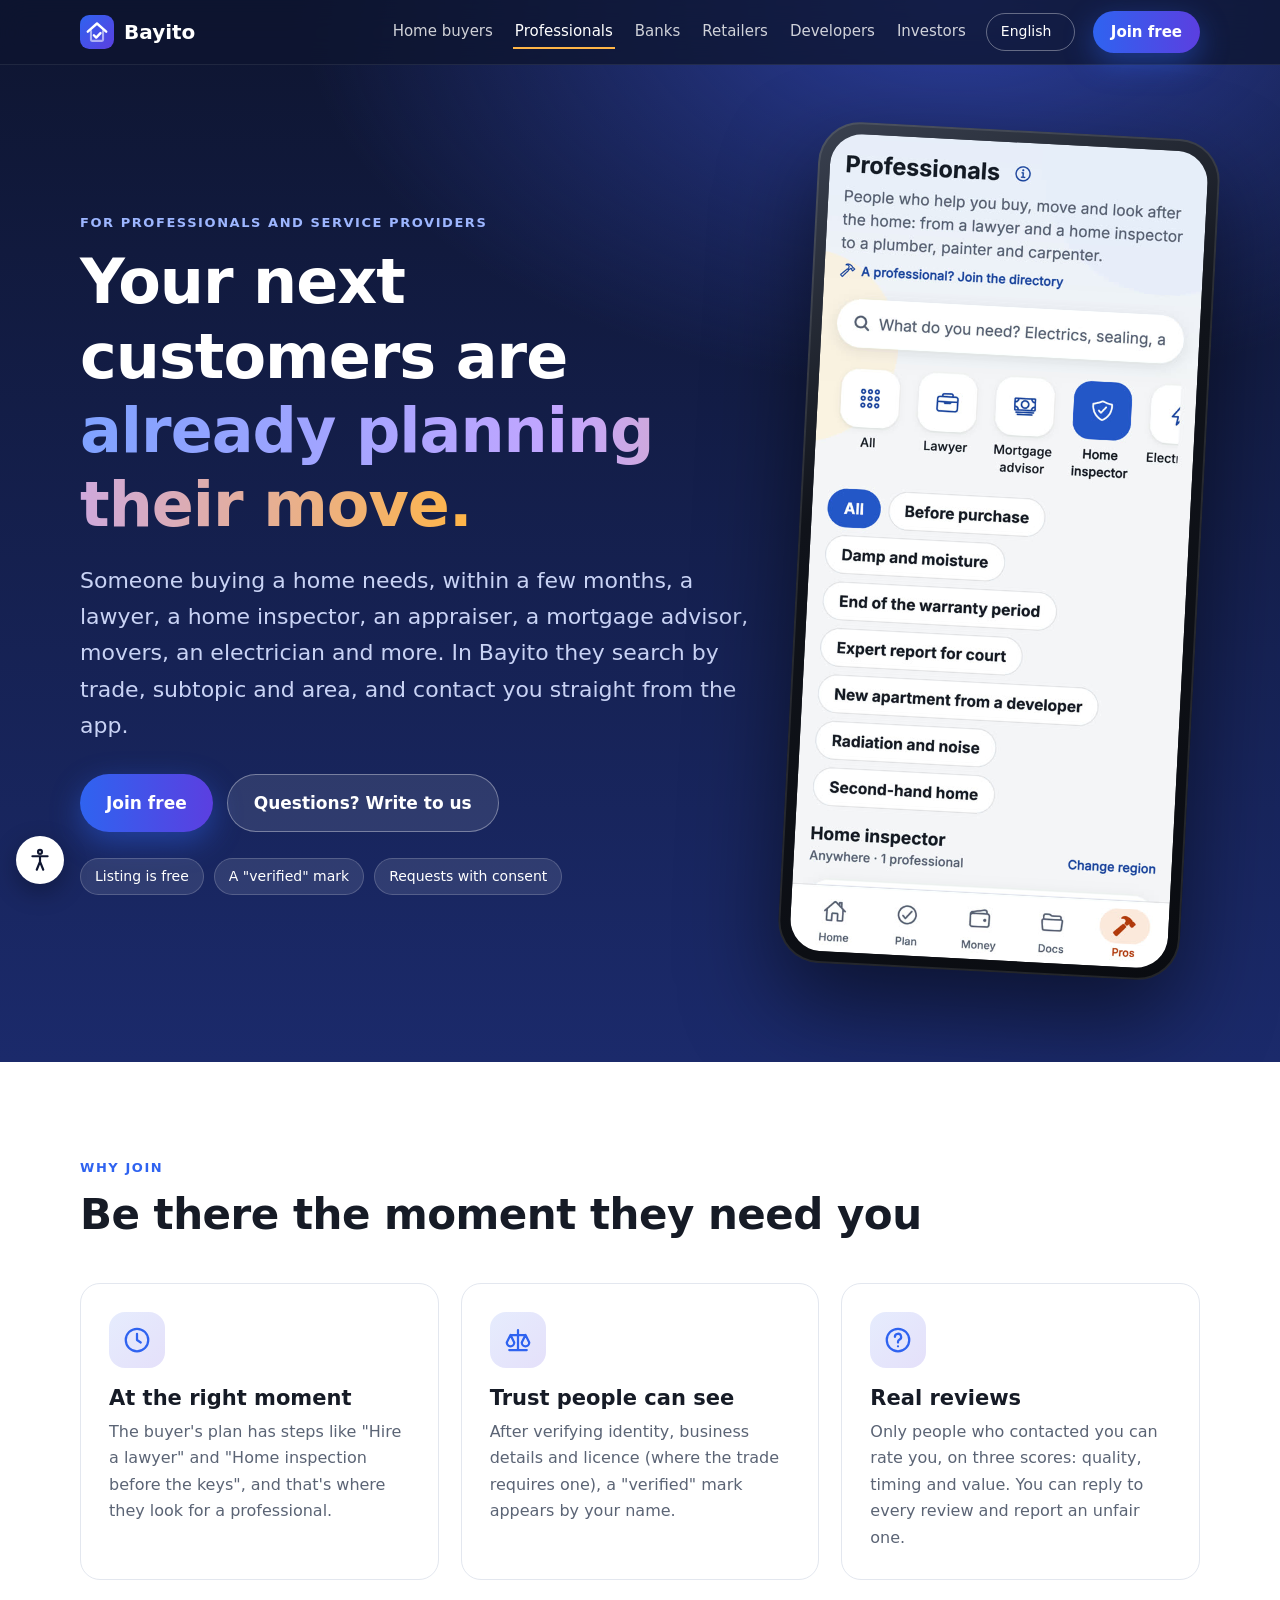
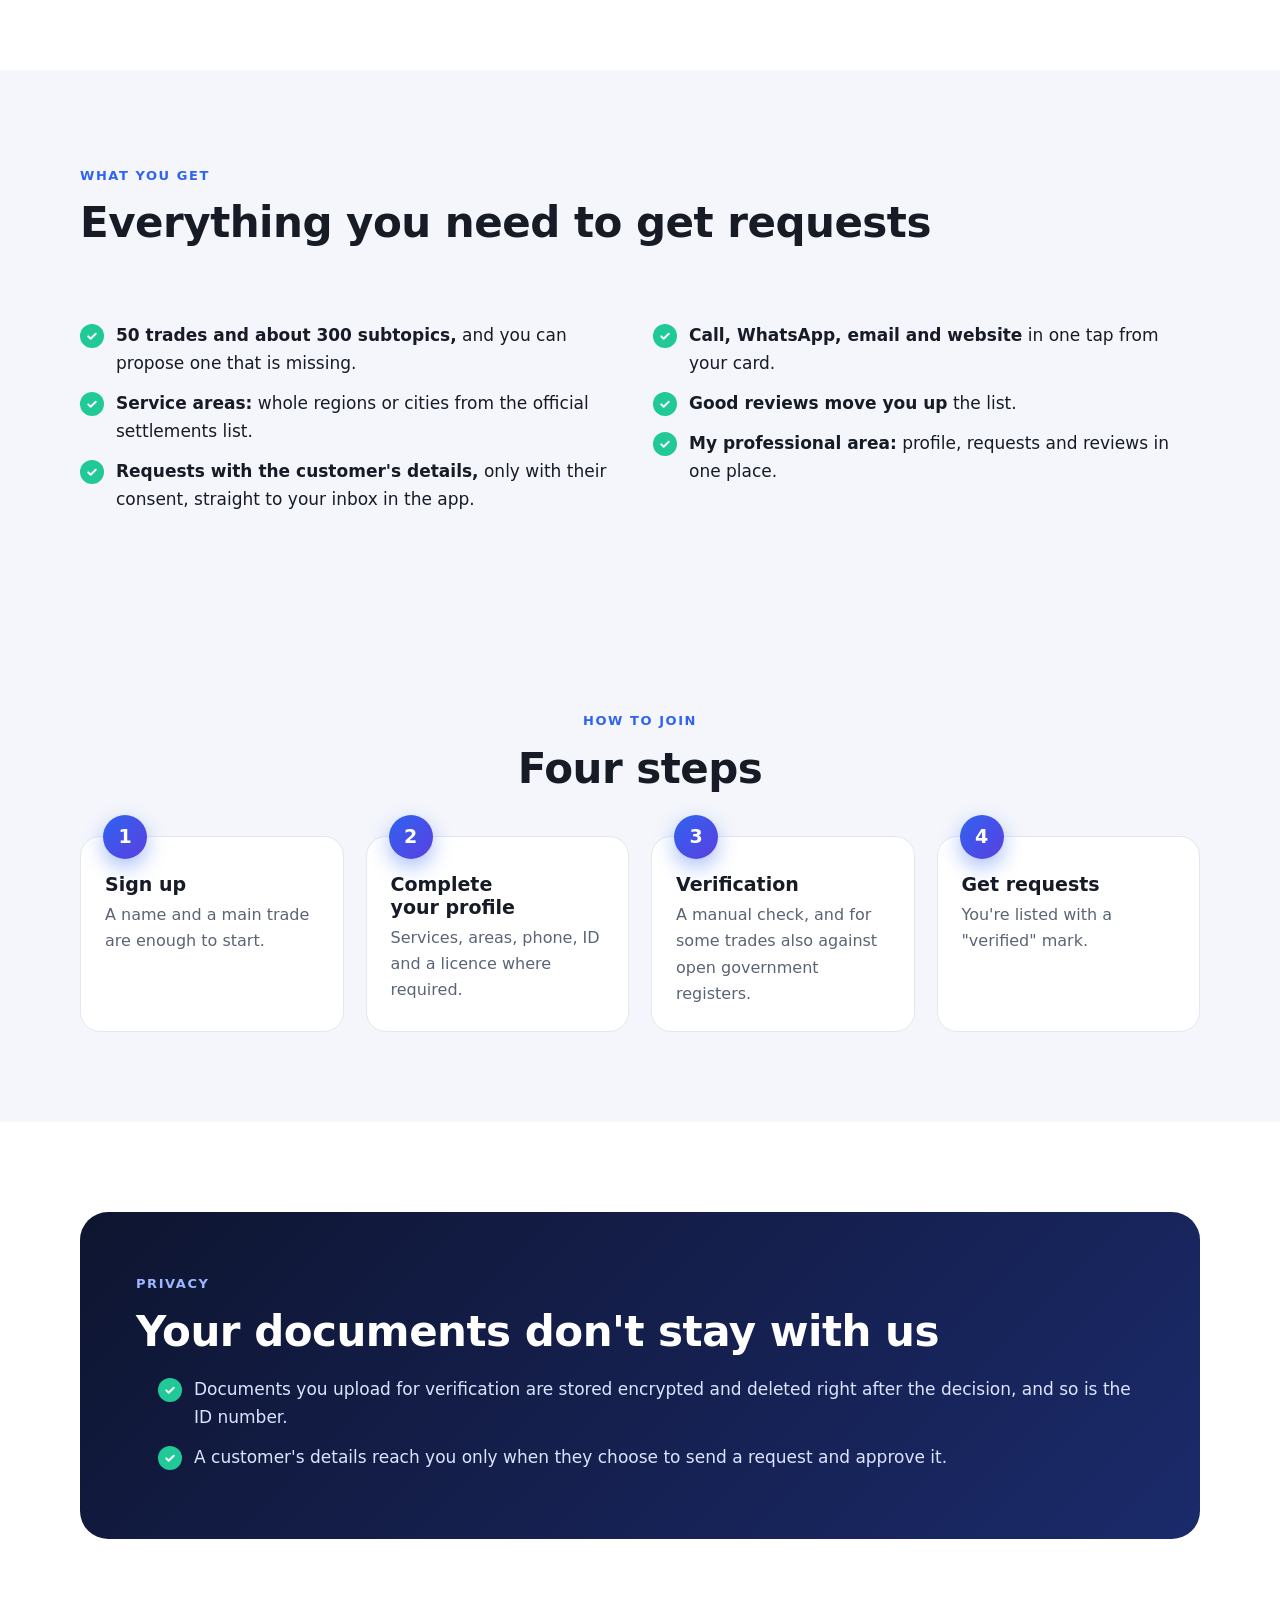
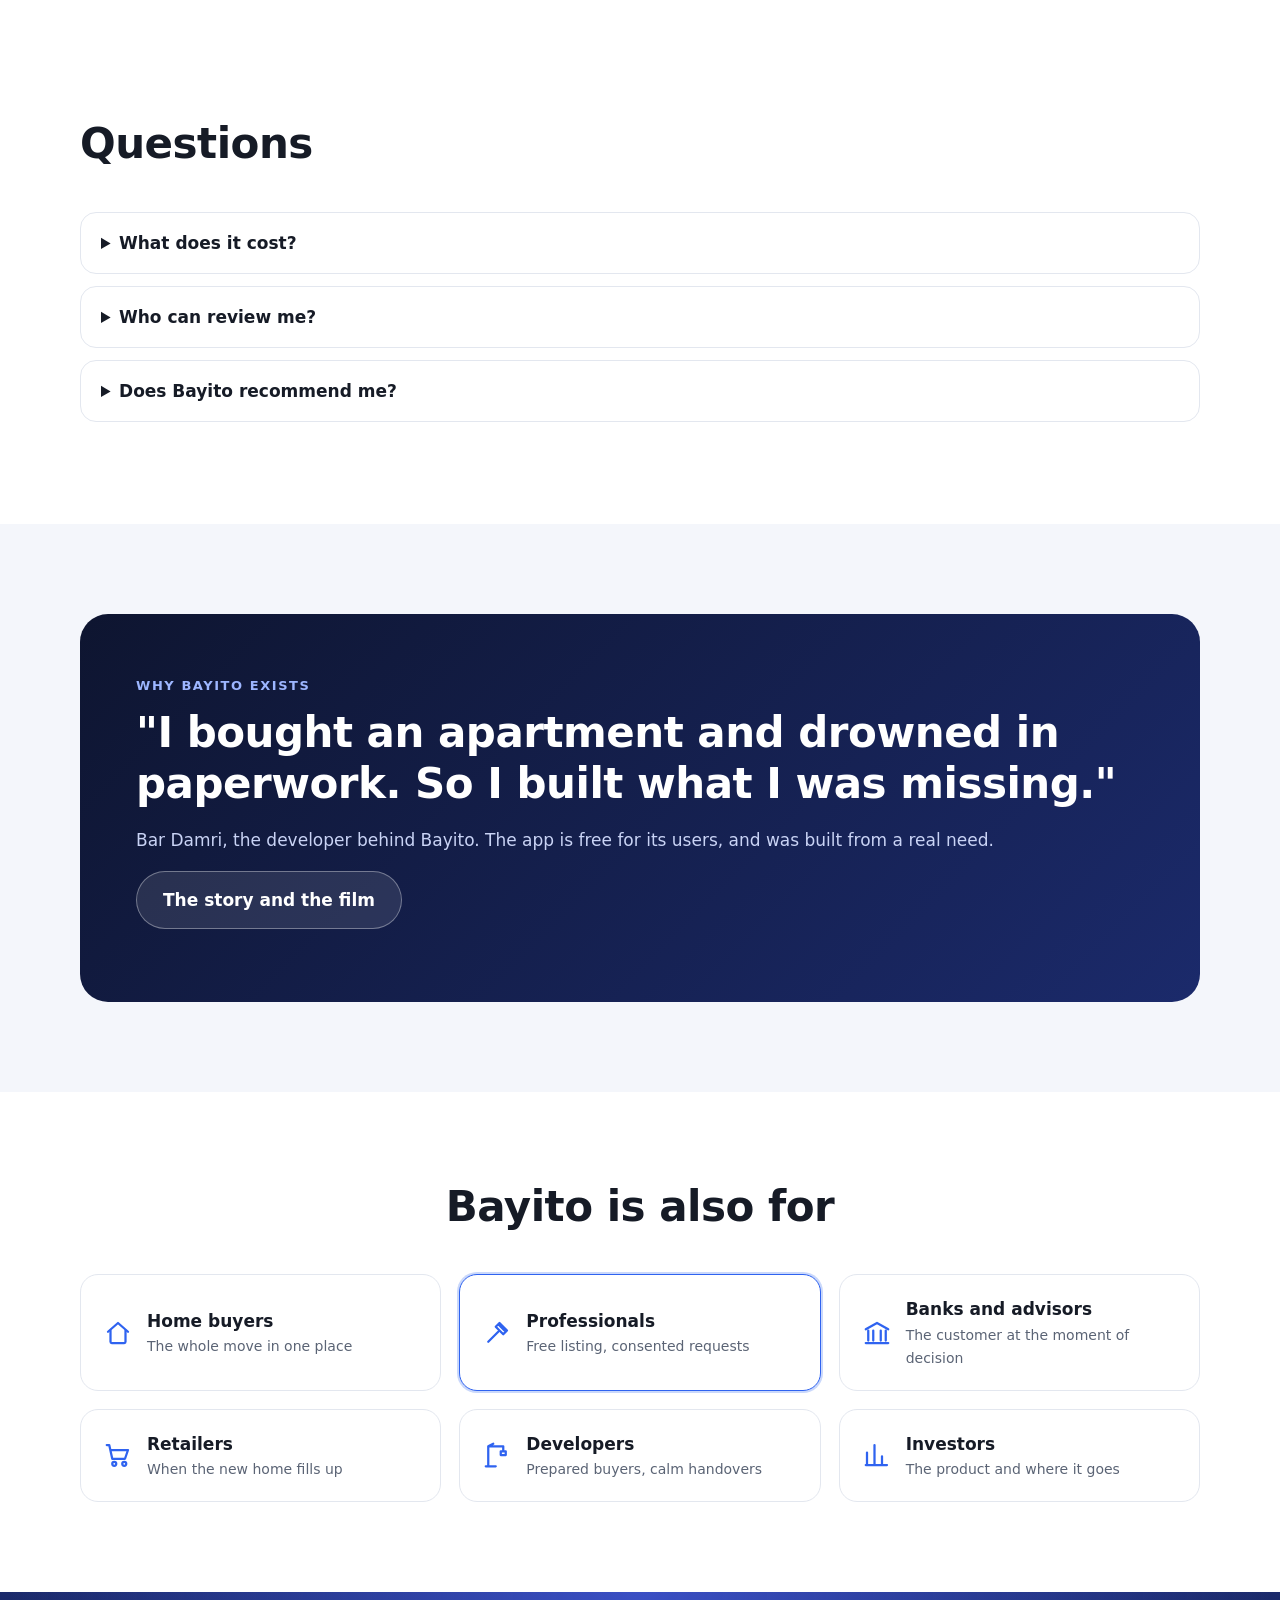
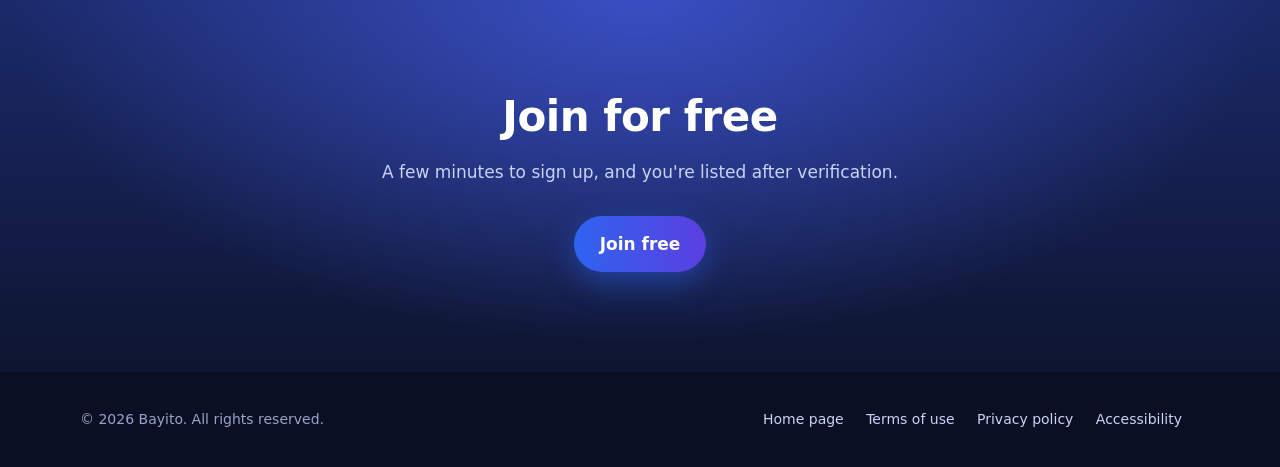
<file: pros.html>
<!doctype html>
<html lang="he" dir="rtl">
<head><script>if(/\.github\.io$/.test(location.hostname))location.replace('https://bayito.app'+location.pathname.replace(/^\/bayito-site(?=\/|$)/,'')+location.search+location.hash)</script>
<link rel="canonical" href="https://bayito.app/pros">
<meta charset="utf-8">
<meta name="viewport" content="width=device-width,initial-scale=1">
<title>Bayito לבעלי מקצוע ונותני שירות | Bayito for professionals</title>
<meta name="description" content="Bayito for professionals and service providers: free listing, a verified mark after identity and licence checks, requests only with the customer's consent, and reviews only from people who got in touch.">
<meta property="og:title" content="Bayito for professionals and service providers">
<meta property="og:description" content="Your next customers are already planning their move. Listing is free.">
<meta property="og:type" content="website">
<meta property="og:image" content="https://bayito.app/img/og-pros-he.jpg">
<meta name="twitter:card" content="summary_large_image">
<meta name="theme-color" content="#0E1530">
<link rel="icon" href="data:image/svg+xml,%3Csvg xmlns=%27http://www.w3.org/2000/svg%27 viewBox=%270 0 48 48%27%3E%3Crect width=%2748%27 height=%2748%27 rx=%2713%27 fill=%27%232F63F0%27/%3E%3Cpath d=%27M11 23.5 24 12l13 11.5%27 stroke=%27white%27 stroke-width=%273.4%27 stroke-linecap=%27round%27 stroke-linejoin=%27round%27 fill=%27none%27/%3E%3Cpath d=%27m19.6 28.6 3.3 3.3 6-6.4%27 stroke=%27white%27 stroke-width=%273.4%27 stroke-linecap=%27round%27 stroke-linejoin=%27round%27 fill=%27none%27/%3E%3C/svg%3E">
<link rel="stylesheet" href="landing.css">
</head>
<body>
<a class="skip" href="#main"><span class="he" lang="he">דילוג לתוכן</span><span class="en" lang="en">Skip to content</span><span class="ru" lang="ru">Перейти к содержимому</span><span class="ar" lang="ar">تخطَّ إلى المحتوى</span></a>
<svg width="0" height="0" style="position:absolute" aria-hidden="true">
  <symbol id="i-q" viewBox="0 0 24 24"><circle cx="12" cy="12" r="9"/><path d="M9.5 9.5a2.5 2.5 0 1 1 3.5 2.3c-.6.3-1 .9-1 1.6v.6M12 17h.01"/></symbol>
  <symbol id="i-scale" viewBox="0 0 24 24"><path d="M12 4v16M5 20h14M6 8h12M6 8l-3 6a3 3 0 0 0 6 0zM18 8l-3 6a3 3 0 0 0 6 0z"/></symbol>
  <symbol id="i-clock" viewBox="0 0 24 24"><circle cx="12" cy="12" r="9"/><path d="M12 7v5l3 2"/></symbol>
  <symbol id="i-home" viewBox="0 0 24 24"><path d="M4 11 12 4l8 7"/><path d="M6 10v9a1 1 0 0 0 1 1h10a1 1 0 0 0 1-1v-9"/></symbol>
  <symbol id="i-hammer" viewBox="0 0 24 24"><path d="m14 6 4 4M5 19l8-8m1-7 6 6-3 3-6-6z"/></symbol>
  <symbol id="i-bank" viewBox="0 0 24 24"><path d="M3 9 12 4l9 5M5 10v8m4-8v8m6-8v8m4-8v8M3 20h18"/></symbol>
  <symbol id="i-cart" viewBox="0 0 24 24"><path d="M3 4h2l2.4 11h10.2L20 8H7"/><circle cx="9" cy="19" r="1.6"/><circle cx="17" cy="19" r="1.6"/></symbol>
  <symbol id="i-crane" viewBox="0 0 24 24"><path d="M5 21V5l12 0M5 5l4-2M17 5v4M15 9h4v3h-4zM3 21h8"/></symbol>
  <symbol id="i-chart" viewBox="0 0 24 24"><path d="M4 20V10m6 10V4m6 16v-7m4 7H3"/></symbol>
</svg>

<header class="top">
  <div class="wrap">
    <a class="logo" href="index.html" aria-label="Bayito"><svg width="34" height="34" viewBox="0 0 48 48" aria-hidden="true"><defs><linearGradient id="lg" x1="0" y1="0" x2="1" y2="1"><stop offset="0" stop-color="#2F63F0"/><stop offset="1" stop-color="#5B3FE0"/></linearGradient></defs><rect width="48" height="48" rx="13" fill="url(#lg)"/><path d="M11 23.5 24 12l13 11.5" stroke="#fff" stroke-width="3.4" stroke-linecap="round" stroke-linejoin="round" fill="none"/><path d="M15.5 22.5V35a1.5 1.5 0 0 0 1.5 1.5h14a1.5 1.5 0 0 0 1.5-1.5V22.5" stroke="#fff" stroke-opacity=".55" stroke-width="3" stroke-linecap="round" stroke-linejoin="round" fill="none"/><path d="m19.6 28.6 3.3 3.3 6-6.4" stroke="#fff" stroke-width="3.4" stroke-linecap="round" stroke-linejoin="round" fill="none"/></svg> Bayito</a>
    <nav class="links" aria-label="Bayito for" data-aria='{"he": "Bayito עבור", "en": "Bayito for", "ru": "Bayito для", "ar": "Bayito لـ"}'>
      <a href="index.html"><span class="he" lang="he">רוכשי דירות</span><span class="en" lang="en">Home buyers</span><span class="ru" lang="ru">Покупатели жилья</span><span class="ar" lang="ar">مشترو البيوت</span></a>
      <a href="pros.html" aria-current="page"><span class="he" lang="he">בעלי מקצוע</span><span class="en" lang="en">Professionals</span><span class="ru" lang="ru">Специалисты</span><span class="ar" lang="ar">المهنيون</span></a>
      <a href="banks.html"><span class="he" lang="he">בנקים</span><span class="en" lang="en">Banks</span><span class="ru" lang="ru">Банки</span><span class="ar" lang="ar">البنوك</span></a>
      <a href="retail.html"><span class="he" lang="he">רשתות</span><span class="en" lang="en">Retailers</span><span class="ru" lang="ru">Магазины</span><span class="ar" lang="ar">المتاجر</span></a>
      <a href="developers.html"><span class="he" lang="he">יזמים</span><span class="en" lang="en">Developers</span><span class="ru" lang="ru">Застройщики</span><span class="ar" lang="ar">المقاولون</span></a>
      <a href="investors.html"><span class="he" lang="he">משקיעים</span><span class="en" lang="en">Investors</span><span class="ru" lang="ru">Инвесторы</span><span class="ar" lang="ar">المستثمرون</span></a>
    </nav>
    <select class="lang" id="lang" aria-label="Language / שפה / Язык / اللغة"><option value="he" lang="he">עברית</option><option value="en" lang="en">English</option><option value="ru" lang="ru">Русский</option><option value="ar" lang="ar">العربية</option></select>
    <a class="btn primary sm" href="web/?go=pro"><span class="he" lang="he">הצטרפות חינם</span><span class="en" lang="en">Join free</span><span class="ru" lang="ru">Присоединиться бесплатно</span><span class="ar" lang="ar">انضم مجانًا</span></a>
  </div>
</header>

<main id="main">
<section class="phero">
  <div class="wrap">
    <div>
      <span class="eyebrow"><span class="he" lang="he">לבעלי מקצוע ונותני שירות</span><span class="en" lang="en">For professionals and service providers</span><span class="ru" lang="ru">Для специалистов и поставщиков услуг</span><span class="ar" lang="ar">للمهنيين ومقدّمي الخدمات</span></span>
      <h1><span class="he" lang="he">הלקוחות הבאים שלכם <span class="grad">כבר מתכננים את המעבר.</span></span><span class="en" lang="en">Your next customers are <span class="grad">already planning their move.</span></span><span class="ru" lang="ru">Ваши следующие клиенты <span class="grad">уже планируют переезд.</span></span><span class="ar" lang="ar">زبائنك القادمون <span class="grad">يخطّطون للانتقال الآن.</span></span></h1>
      <p class="lead"><span class="he" lang="he">מי שקונה דירה צריך תוך כמה חודשים עורך דין, בודק בית, שמאי, יועץ משכנתאות, מובילים, חשמלאי ועוד. ב-Bayito הם מחפשים לפי תחום, תת-תחום ואזור, ופונים ישר מהאפליקציה.</span><span class="en" lang="en">Someone buying a home needs, within a few months, a lawyer, a home inspector, an appraiser, a mortgage advisor, movers, an electrician and more. In Bayito they search by trade, subtopic and area, and contact you straight from the app.</span><span class="ru" lang="ru">Тому, кто покупает жильё, в течение нескольких месяцев нужны адвокат, инспектор жилья, оценщик, ипотечный консультант, перевозчики, электрик и другие. В Bayito их ищут по профессии, специализации и району и связываются с вами прямо из приложения.</span><span class="ar" lang="ar">من يشتري بيتًا يحتاج خلال بضعة أشهر إلى محامٍ، فاحص بيوت، مخمّن، مستشار رهن، شركة نقل، كهربائي وغيرهم. في Bayito يبحثون حسب المهنة والتخصّص والمنطقة، ويتواصلون معك مباشرة من التطبيق.</span></p>
      <div class="cta-row">
        <a class="btn primary" href="web/?go=pro"><span class="he" lang="he">הצטרפות חינם</span><span class="en" lang="en">Join free</span><span class="ru" lang="ru">Присоединиться бесплатно</span><span class="ar" lang="ar">انضم مجانًا</span></a>
        <a class="btn ghost" href="mailto:bardamri1702@gmail.com?subject=Bayito%20professionals"><span class="he" lang="he">שאלות? כתבו לנו</span><span class="en" lang="en">Questions? Write to us</span><span class="ru" lang="ru">Вопросы? Напишите нам</span><span class="ar" lang="ar">أسئلة؟ اكتب لنا</span></a>
      </div>
      <div class="chips">
        <span><span class="he" lang="he">הרישום חינם</span><span class="en" lang="en">Listing is free</span><span class="ru" lang="ru">Размещение бесплатно</span><span class="ar" lang="ar">الإدراج مجاني</span></span><span><span class="he" lang="he">סימון "מאומת"</span><span class="en" lang="en">A "verified" mark</span><span class="ru" lang="ru">Отметка «проверен»</span><span class="ar" lang="ar">علامة "موثّق"</span></span><span><span class="he" lang="he">פניות בהסכמת הלקוח</span><span class="en" lang="en">Requests with consent</span><span class="ru" lang="ru">Запросы с согласия</span><span class="ar" lang="ar">طلبات بالموافقة</span></span>
      </div>
    </div>
    <div class="shot" aria-hidden="true"><img class="he" src="img/shot-pros-he.jpg" alt=""><img class="en" src="img/shot-pros-en.jpg" alt=""><img class="ru" src="img/shot-pros-ru.jpg" alt=""><img class="ar" src="img/shot-pros-ar.jpg" alt=""></div>
  </div>
</section>
<section>
  <div class="wrap">
    <div class="head reveal"><span class="eyebrow"><span class="he" lang="he">למה להצטרף</span><span class="en" lang="en">Why join</span><span class="ru" lang="ru">Зачем присоединяться</span><span class="ar" lang="ar">لماذا تنضم</span></span><h2><span class="he" lang="he">להיות שם ברגע שצריכים אתכם</span><span class="en" lang="en">Be there the moment they need you</span><span class="ru" lang="ru">Будьте рядом в момент, когда вы нужны</span><span class="ar" lang="ar">كن هناك في اللحظة التي يحتاجونك فيها</span></h2></div>
    <div class="grid g3">
      <div class="card reveal"><div class="ico"><svg><use href="#i-clock"/></svg></div><h3><span class="he" lang="he">ברגע הנכון</span><span class="en" lang="en">At the right moment</span><span class="ru" lang="ru">В нужный момент</span><span class="ar" lang="ar">في اللحظة المناسبة</span></h3><p><span class="he" lang="he">התוכנית של הרוכש כוללת שלבים כמו "שכירת עורך דין" ו"בדק בית לפני קבלת מפתח", ומשם מחפשים בעל מקצוע.</span><span class="en" lang="en">The buyer's plan has steps like "Hire a lawyer" and "Home inspection before the keys", and that's where they look for a professional.</span><span class="ru" lang="ru">В плане покупателя есть шаги вроде «Нанять адвоката» и «Техосмотр до получения ключей» — именно там ищут специалиста.</span><span class="ar" lang="ar">في خطة المشتري خطوات مثل "توكيل محامٍ" و"فحص البيت قبل المفاتيح"، وهناك يبحثون عن مهني.</span></p></div>
      <div class="card reveal"><div class="ico"><svg><use href="#i-scale"/></svg></div><h3><span class="he" lang="he">אמינות שרואים</span><span class="en" lang="en">Trust people can see</span><span class="ru" lang="ru">Доверие, которое видно</span><span class="ar" lang="ar">ثقة يمكن رؤيتها</span></h3><p><span class="he" lang="he">אחרי אימות זהות, פרטי העסק ורישיון (כשהמקצוע דורש) מופיע ליד השם סימון "מאומת".</span><span class="en" lang="en">After verifying identity, business details and licence (where the trade requires one), a "verified" mark appears by your name.</span><span class="ru" lang="ru">После проверки личности, данных бизнеса и лицензии (если профессия её требует) рядом с вашим именем появляется отметка «проверен».</span><span class="ar" lang="ar">بعد التحقّق من الهوية وتفاصيل العمل والترخيص (حيث تتطلّبه المهنة)، تظهر علامة "موثّق" بجانب اسمك.</span></p></div>
      <div class="card reveal"><div class="ico"><svg><use href="#i-q"/></svg></div><h3><span class="he" lang="he">ביקורות אמיתיות</span><span class="en" lang="en">Real reviews</span><span class="ru" lang="ru">Настоящие отзывы</span><span class="ar" lang="ar">مراجعات حقيقية</span></h3><p><span class="he" lang="he">רק מי שפנה אליכם יכול לדרג, בשלושה ציונים: איכות, זמנים ותמורה. אפשר להגיב לכל ביקורת ולדווח על ביקורת לא הוגנת.</span><span class="en" lang="en">Only people who contacted you can rate you, on three scores: quality, timing and value. You can reply to every review and report an unfair one.</span><span class="ru" lang="ru">Оценить вас могут только те, кто к вам обращался, по трём критериям: качество, сроки и цена. Вы можете ответить на каждый отзыв и пожаловаться на несправедливый.</span><span class="ar" lang="ar">فقط من تواصل معك يمكنه تقييمك، بثلاث علامات: الجودة، الالتزام بالوقت، والقيمة. يمكنك الرد على كل مراجعة والإبلاغ عن مراجعة غير منصفة.</span></p></div>
      
    </div>
  </div>
</section>
<section class="alt">
  <div class="wrap">
    <div class="head reveal"><span class="eyebrow"><span class="he" lang="he">מה מקבלים</span><span class="en" lang="en">What you get</span><span class="ru" lang="ru">Что вы получаете</span><span class="ar" lang="ar">ما تحصل عليه</span></span><h2><span class="he" lang="he">כל מה שצריך כדי לקבל פניות</span><span class="en" lang="en">Everything you need to get requests</span><span class="ru" lang="ru">Всё, что нужно для получения запросов</span><span class="ar" lang="ar">كل ما تحتاجه لتلقّي الطلبات</span></h2></div>
    <div class="two">
      <ul class="ticks reveal"><li><span class="he" lang="he"><b>50 תחומים וכ-300 תתי-תחומים,</b> ואפשר להציע תחום שחסר.</span><span class="en" lang="en"><b>50 trades and about 300 subtopics,</b> and you can propose one that is missing.</span><span class="ru" lang="ru"><b>50 профессий и около 300 специализаций,</b> и можно предложить недостающую.</span><span class="ar" lang="ar"><b>50 مهنة ونحو 300 تخصّص،</b> ويمكنك اقتراح ما ينقص.</span></li><li><span class="he" lang="he"><b>אזורי שירות:</b> אזורים שלמים או ערים מרשימת היישובים הרשמית.</span><span class="en" lang="en"><b>Service areas:</b> whole regions or cities from the official settlements list.</span><span class="ru" lang="ru"><b>Районы обслуживания:</b> целые регионы или города из официального списка населённых пунктов.</span><span class="ar" lang="ar"><b>مناطق الخدمة:</b> مناطق كاملة أو مدن من القائمة الرسمية للبلدات.</span></li><li><span class="he" lang="he"><b>פניות עם פרטי הלקוח,</b> רק בהסכמתו, ישר לתיבה שלכם באפליקציה.</span><span class="en" lang="en"><b>Requests with the customer's details,</b> only with their consent, straight to your inbox in the app.</span><span class="ru" lang="ru"><b>Запросы с данными клиента,</b> только с его согласия, прямо в ваш ящик в приложении.</span><span class="ar" lang="ar"><b>طلبات مع تفاصيل الزبون،</b> فقط بموافقته، مباشرة إلى صندوقك في التطبيق.</span></li></ul>
      <ul class="ticks reveal"><li><span class="he" lang="he"><b>חיוג, וואטסאפ, מייל ואתר</b> בלחיצה מהכרטיס שלכם.</span><span class="en" lang="en"><b>Call, WhatsApp, email and website</b> in one tap from your card.</span><span class="ru" lang="ru"><b>Звонок, WhatsApp, e-mail и сайт</b> одним касанием из вашей карточки.</span><span class="ar" lang="ar"><b>اتصال، WhatsApp، بريد وموقع</b> بلمسة واحدة من بطاقتك.</span></li><li><span class="he" lang="he"><b>ביקורות טובות מקדמות</b> אתכם ברשימה.</span><span class="en" lang="en"><b>Good reviews move you up</b> the list.</span><span class="ru" lang="ru"><b>Хорошие отзывы поднимают вас</b> в списке.</span><span class="ar" lang="ar"><b>المراجعات الجيدة ترفعك</b> في القائمة.</span></li><li><span class="he" lang="he"><b>האזור שלי כבעל מקצוע:</b> פרופיל, פניות וביקורות במקום אחד.</span><span class="en" lang="en"><b>My professional area:</b> profile, requests and reviews in one place.</span><span class="ru" lang="ru"><b>Мой кабинет специалиста:</b> профиль, запросы и отзывы в одном месте.</span><span class="ar" lang="ar"><b>منطقتي المهنية:</b> الملف، الطلبات والمراجعات في مكان واحد.</span></li></ul>
    </div>
    
  </div>
</section>
<section class="alt">
  <div class="wrap">
    <div class="head reveal" style="text-align:center"><span class="eyebrow"><span class="he" lang="he">איך מצטרפים</span><span class="en" lang="en">How to join</span><span class="ru" lang="ru">Как присоединиться</span><span class="ar" lang="ar">كيف تنضم</span></span><h2><span class="he" lang="he">ארבעה צעדים</span><span class="en" lang="en">Four steps</span><span class="ru" lang="ru">Четыре шага</span><span class="ar" lang="ar">أربع خطوات</span></h2></div>
    <div class="steps">
      <div class="step reveal"><h3><span class="he" lang="he">נרשמים</span><span class="en" lang="en">Sign up</span><span class="ru" lang="ru">Регистрация</span><span class="ar" lang="ar">التسجيل</span></h3><p><span class="he" lang="he">שם ותחום ראשי מספיקים כדי להתחיל.</span><span class="en" lang="en">A name and a main trade are enough to start.</span><span class="ru" lang="ru">Для начала достаточно имени и основной профессии.</span><span class="ar" lang="ar">يكفي اسم ومهنة رئيسية للبدء.</span></p></div>
      <div class="step reveal"><h3><span class="he" lang="he">משלימים פרטים</span><span class="en" lang="en">Complete your profile</span><span class="ru" lang="ru">Заполните профиль</span><span class="ar" lang="ar">أكمل ملفك</span></h3><p><span class="he" lang="he">שירותים, אזורים, טלפון, תעודה מזהה ורישיון כשנדרש.</span><span class="en" lang="en">Services, areas, phone, ID and a licence where required.</span><span class="ru" lang="ru">Услуги, районы, телефон, удостоверение и лицензия, где она нужна.</span><span class="ar" lang="ar">الخدمات، المناطق، الهاتف، الهوية وترخيص حيث يلزم.</span></p></div>
      <div class="step reveal"><h3><span class="he" lang="he">אימות</span><span class="en" lang="en">Verification</span><span class="ru" lang="ru">Проверка</span><span class="ar" lang="ar">التوثيق</span></h3><p><span class="he" lang="he">בדיקה ידנית, ובמקצועות שאפשר גם מול מאגרים ממשלתיים פתוחים.</span><span class="en" lang="en">A manual check, and for some trades also against open government registers.</span><span class="ru" lang="ru">Ручная проверка, а для некоторых профессий также по открытым государственным реестрам.</span><span class="ar" lang="ar">فحص يدوي، ولبعض المهن أيضًا مقابل السجلات الحكومية المفتوحة.</span></p></div>
      <div class="step reveal"><h3><span class="he" lang="he">מקבלים פניות</span><span class="en" lang="en">Get requests</span><span class="ru" lang="ru">Получайте запросы</span><span class="ar" lang="ar">تلقَّ الطلبات</span></h3><p><span class="he" lang="he">מופיעים ברשימה עם סימון "מאומת".</span><span class="en" lang="en">You're listed with a "verified" mark.</span><span class="ru" lang="ru">Вы в списке с отметкой «проверен».</span><span class="ar" lang="ar">أنت مدرج مع علامة "موثّق".</span></p></div>
      
    </div>
  </div>
</section>
<section>
  <div class="wrap">
    <div class="band reveal">
      <span class="eyebrow"><span class="he" lang="he">פרטיות</span><span class="en" lang="en">Privacy</span><span class="ru" lang="ru">Приватность</span><span class="ar" lang="ar">الخصوصية</span></span>
      <h2><span class="he" lang="he">המסמכים שלכם לא נשארים אצלנו</span><span class="en" lang="en">Your documents don't stay with us</span><span class="ru" lang="ru">Ваши документы у нас не остаются</span><span class="ar" lang="ar">مستنداتك لا تبقى لدينا</span></h2>
      <ul class="ticks"><li><span class="he" lang="he">המסמכים שמעלים לאימות נשמרים מוצפנים, ונמחקים מיד אחרי ההחלטה, וכך גם מספר תעודת הזהות.</span><span class="en" lang="en">Documents you upload for verification are stored encrypted and deleted right after the decision, and so is the ID number.</span><span class="ru" lang="ru">Документы, загруженные для проверки, хранятся зашифрованными и удаляются сразу после решения, как и номер удостоверения.</span><span class="ar" lang="ar">المستندات التي ترفعها للتوثيق تُحفظ مشفّرة وتُحذف فور القرار، وكذلك رقم الهوية.</span></li><li><span class="he" lang="he">פרטי לקוח מגיעים אליכם רק כשהוא בוחר לשלוח פנייה ומאשר זאת.</span><span class="en" lang="en">A customer's details reach you only when they choose to send a request and approve it.</span><span class="ru" lang="ru">Данные клиента попадают к вам, только когда он сам решит отправить запрос и одобрит его.</span><span class="ar" lang="ar">تفاصيل الزبون تصلك فقط حين يختار إرسال طلب ويوافق عليه.</span></li></ul>
      
    </div>
  </div>
</section>
<section>
  <div class="wrap">
    <div class="head reveal"><h2><span class="he" lang="he">שאלות</span><span class="en" lang="en">Questions</span><span class="ru" lang="ru">Вопросы</span><span class="ar" lang="ar">أسئلة</span></h2></div>
    <details class="reveal"><summary><span class="he" lang="he">כמה זה עולה?</span><span class="en" lang="en">What does it cost?</span><span class="ru" lang="ru">Сколько это стоит?</span><span class="ar" lang="ar">كم يكلّف؟</span></summary><p><span class="he" lang="he">הרישום חינם.</span><span class="en" lang="en">Listing is free.</span><span class="ru" lang="ru">Размещение бесплатно.</span><span class="ar" lang="ar">الإدراج مجاني.</span></p></details>
    <details class="reveal"><summary><span class="he" lang="he">מי יכול לכתוב עליי ביקורת?</span><span class="en" lang="en">Who can review me?</span><span class="ru" lang="ru">Кто может оставить отзыв?</span><span class="ar" lang="ar">من يمكنه تقييمي؟</span></summary><p><span class="he" lang="he">מי שפנה אליכם דרך האפליקציה לפני 24 שעות לפחות, או מיד כשסימנתם את הפנייה שלו כבוצעה. ביקורת אחת לאדם, ואפשר להגיב.</span><span class="en" lang="en">Someone who contacted you through the app at least 24 hours earlier, or right away once you marked their request done. One review per person, and you can reply.</span><span class="ru" lang="ru">Тот, кто обратился к вам через приложение не менее 24 часов назад, или сразу, если вы отметили его запрос выполненным. Один отзыв от человека, и вы можете ответить.</span><span class="ar" lang="ar">من تواصل معك عبر التطبيق قبل 24 ساعة على الأقل، أو فورًا إذا علّمت طلبه كمنجز. مراجعة واحدة لكل شخص، ويمكنك الرد.</span></p></details>
    <details class="reveal"><summary><span class="he" lang="he">האם Bayito ממליצה עליי?</span><span class="en" lang="en">Does Bayito recommend me?</span><span class="ru" lang="ru">Рекомендует ли меня Bayito?</span><span class="ar" lang="ar">هل يوصي Bayito بي؟</span></summary><p><span class="he" lang="he">לא. Bayito מאמתת זהות ופרטים, אבל לא ממליצה על בעלי מקצוע ולא אחראית לעבודה. ההתקשרות היא בינכם לבין הלקוח.</span><span class="en" lang="en">No. Bayito verifies identity and details, but doesn't recommend professionals and isn't responsible for the work. The engagement is between you and the customer.</span><span class="ru" lang="ru">Нет. Bayito проверяет личность и данные, но не рекомендует специалистов и не отвечает за работу. Договорённость — между вами и клиентом.</span><span class="ar" lang="ar">لا. Bayito يتحقّق من الهوية والتفاصيل، لكنه لا يوصي بمهنيين وليس مسؤولًا عن العمل. الاتفاق بينك وبين الزبون.</span></p></details>
    
  </div>
</section>
<section class="alt">
  <div class="wrap">
    <div class="band reveal">
      <span class="eyebrow"><span class="he" lang="he">למה Bayito נולדה</span><span class="en" lang="en">Why Bayito exists</span><span class="ru" lang="ru">Почему существует Bayito</span><span class="ar" lang="ar">لماذا يوجد Bayito</span></span>
      <h2><span class="he" lang="he">"קניתי דירה וטבעתי בניירת. אז בניתי את מה שהיה חסר לי."</span><span class="en" lang="en">"I bought an apartment and drowned in paperwork. So I built what I was missing."</span><span class="ru" lang="ru">«Покупка квартиры обернулась морем бумаг. Поэтому появилось то, чего мне не хватало».</span><span class="ar" lang="ar">"اشتريت شقة وغرقت في الأوراق. فبنيت ما كان ينقصني."</span></h2>
      <p><span class="he" lang="he">בר דמרי, המפתח של Bayito. האפליקציה חינמית למשתמשים, ונבנתה מתוך צורך אמיתי.</span><span class="en" lang="en">Bar Damri, the developer behind Bayito. The app is free for its users, and was built from a real need.</span><span class="ru" lang="ru">Бар Дамри, разработчик Bayito. Приложение бесплатно для пользователей и сделано из настоящей потребности.</span><span class="ar" lang="ar">بار دمري، مطوّر Bayito. التطبيق مجاني لمستخدميه، ووُلد من حاجة حقيقية.</span></p>
      <p><a class="btn ghost" href="index.html#story"><span class="he" lang="he">לסיפור ולסרטון</span><span class="en" lang="en">The story and the film</span><span class="ru" lang="ru">История и фильм</span><span class="ar" lang="ar">القصة والفيلم</span></a></p>
    </div>
  </div>
</section>
<section>
  <div class="wrap">
    <div class="head reveal" style="text-align:center"><h2><span class="he" lang="he">Bayito גם בשביל</span><span class="en" lang="en">Bayito is also for</span><span class="ru" lang="ru">Bayito также для</span><span class="ar" lang="ar">Bayito أيضًا لـ</span></h2></div>
    <div class="aud">
      <a href="index.html"><svg><use href="#i-home"/></svg><span><span class="he" lang="he">רוכשי דירות</span><span class="en" lang="en">Home buyers</span><span class="ru" lang="ru">Покупатели жилья</span><span class="ar" lang="ar">مشترو البيوت</span><small><span class="he" lang="he">כל המעבר במקום אחד</span><span class="en" lang="en">The whole move in one place</span><span class="ru" lang="ru">Весь переезд в одном месте</span><span class="ar" lang="ar">كل الانتقال في مكان واحد</span></small></span></a>
      <a href="pros.html" aria-current="page"><svg><use href="#i-hammer"/></svg><span><span class="he" lang="he">בעלי מקצוע</span><span class="en" lang="en">Professionals</span><span class="ru" lang="ru">Специалисты</span><span class="ar" lang="ar">المهنيون</span><small><span class="he" lang="he">רישום חינם ופניות בהסכמה</span><span class="en" lang="en">Free listing, consented requests</span><span class="ru" lang="ru">Бесплатное размещение, запросы с согласия</span><span class="ar" lang="ar">إدراج مجاني، طلبات بالموافقة</span></small></span></a>
      <a href="banks.html"><svg><use href="#i-bank"/></svg><span><span class="he" lang="he">בנקים ויועצים</span><span class="en" lang="en">Banks and advisors</span><span class="ru" lang="ru">Банки и консультанты</span><span class="ar" lang="ar">البنوك والمستشارون</span><small><span class="he" lang="he">הלקוח ברגע ההחלטה</span><span class="en" lang="en">The customer at the moment of decision</span><span class="ru" lang="ru">Клиент в момент решения</span><span class="ar" lang="ar">الزبون في لحظة القرار</span></small></span></a>
      <a href="retail.html"><svg><use href="#i-cart"/></svg><span><span class="he" lang="he">רשתות</span><span class="en" lang="en">Retailers</span><span class="ru" lang="ru">Магазины</span><span class="ar" lang="ar">المتاجر</span><small><span class="he" lang="he">כשהבית החדש מתמלא</span><span class="en" lang="en">When the new home fills up</span><span class="ru" lang="ru">Когда новый дом наполняется</span><span class="ar" lang="ar">حين يمتلئ البيت الجديد</span></small></span></a>
      <a href="developers.html"><svg><use href="#i-crane"/></svg><span><span class="he" lang="he">יזמים וחברות בנייה</span><span class="en" lang="en">Developers</span><span class="ru" lang="ru">Застройщики</span><span class="ar" lang="ar">المقاولون</span><small><span class="he" lang="he">רוכשים מוכנים, מסירה רגועה</span><span class="en" lang="en">Prepared buyers, calm handovers</span><span class="ru" lang="ru">Подготовленные покупатели, спокойная сдача</span><span class="ar" lang="ar">مشترون مستعدّون، تسليم هادئ</span></small></span></a>
      <a href="investors.html"><svg><use href="#i-chart"/></svg><span><span class="he" lang="he">משקיעים</span><span class="en" lang="en">Investors</span><span class="ru" lang="ru">Инвесторы</span><span class="ar" lang="ar">المستثمرون</span><small><span class="he" lang="he">המוצר ולאן הוא הולך</span><span class="en" lang="en">The product and where it goes</span><span class="ru" lang="ru">Продукт и его развитие</span><span class="ar" lang="ar">المنتج وإلى أين يتّجه</span></small></span></a>
    </div>
  </div>
</section>

<section class="final">
  <div class="wrap">
    <h2><span class="he" lang="he">מצטרפים חינם</span><span class="en" lang="en">Join for free</span><span class="ru" lang="ru">Присоединиться бесплатно</span><span class="ar" lang="ar">انضم مجانًا</span></h2>
    <p><span class="he" lang="he">כמה דקות של רישום, ואתם ברשימה אחרי האימות.</span><span class="en" lang="en">A few minutes to sign up, and you're listed after verification.</span><span class="ru" lang="ru">Несколько минут на регистрацию — и после проверки вы в списке.</span><span class="ar" lang="ar">بضع دقائق للتسجيل، وتُدرج بعد التوثيق.</span></p>
    <a class="btn primary" href="web/?go=pro"><span class="he" lang="he">הצטרפות חינם</span><span class="en" lang="en">Join free</span><span class="ru" lang="ru">Присоединиться бесплатно</span><span class="ar" lang="ar">انضم مجانًا</span></a>
  </div>
</section>
</main>

<footer>
  <div class="wrap">
    <div>© 2026 Bayito. <span class="he" lang="he">כל הזכויות שמורות.</span><span class="en" lang="en">All rights reserved.</span><span class="ru" lang="ru">Все права защищены.</span><span class="ar" lang="ar">جميع الحقوق محفوظة.</span></div>
    <div>
      <a href="index.html"><span class="he" lang="he">לדף הבית</span><span class="en" lang="en">Home page</span><span class="ru" lang="ru">Главная</span><span class="ar" lang="ar">الصفحة الرئيسية</span></a>
      <a href="terms.html"><span class="he" lang="he">תנאי שימוש</span><span class="en" lang="en">Terms of use</span><span class="ru" lang="ru">Условия использования</span><span class="ar" lang="ar">شروط الاستخدام</span></a>
      <a href="privacy.html"><span class="he" lang="he">מדיניות פרטיות</span><span class="en" lang="en">Privacy policy</span><span class="ru" lang="ru">Политика конфиденциальности</span><span class="ar" lang="ar">سياسة الخصوصية</span></a>
      <a href="accessibility.html"><span class="he" lang="he">הצהרת נגישות</span><span class="en" lang="en">Accessibility</span><span class="ru" lang="ru">Доступность</span><span class="ar" lang="ar">إتاحة الوصول</span></a>
    </div>
  </div>
</footer>

<div class="a11y" id="a11y">
  <div class="panel" id="a11y-panel" role="group" aria-label="Accessibility" data-aria='{"he": "נגישות", "en": "Accessibility", "ru": "Доступность", "ar": "إتاحة الوصول"}'>
    <button type="button" data-a="big" aria-pressed="false"><span class="he" lang="he">הגדלת טקסט</span><span class="en" lang="en">Larger text</span><span class="ru" lang="ru">Крупный текст</span><span class="ar" lang="ar">نص أكبر</span></button>
    <button type="button" data-a="hc" aria-pressed="false"><span class="he" lang="he">ניגודיות גבוהה</span><span class="en" lang="en">High contrast</span><span class="ru" lang="ru">Высокий контраст</span><span class="ar" lang="ar">تباين عالٍ</span></button>
    <button type="button" data-a="calm" aria-pressed="false"><span class="he" lang="he">בלי אנימציות</span><span class="en" lang="en">No animation</span><span class="ru" lang="ru">Без анимации</span><span class="ar" lang="ar">بلا حركة</span></button>
    <a href="accessibility.html" style="padding:6px 12px"><span class="he" lang="he">הצהרת נגישות</span><span class="en" lang="en">Accessibility statement</span><span class="ru" lang="ru">Заявление о доступности</span><span class="ar" lang="ar">بيان إتاحة الوصول</span></a>
  </div>
  <button class="t" type="button" id="a11y-toggle" aria-expanded="false" aria-controls="a11y-panel" aria-label="Accessibility menu" data-aria='{"he": "תפריט נגישות", "en": "Accessibility menu", "ru": "Меню доступности", "ar": "قائمة إتاحة الوصول"}'><svg width="26" height="26" viewBox="0 0 24 24" fill="none" stroke="currentColor" stroke-width="2" stroke-linecap="round" stroke-linejoin="round" aria-hidden="true"><circle cx="12" cy="4.5" r="1.8"/><path d="M5 8.5h14M12 8.5v5M9 21l3-7.5L15 21"/></svg></button>
</div>
<script src="landing.js"></script>
</body>
</html>
</file>
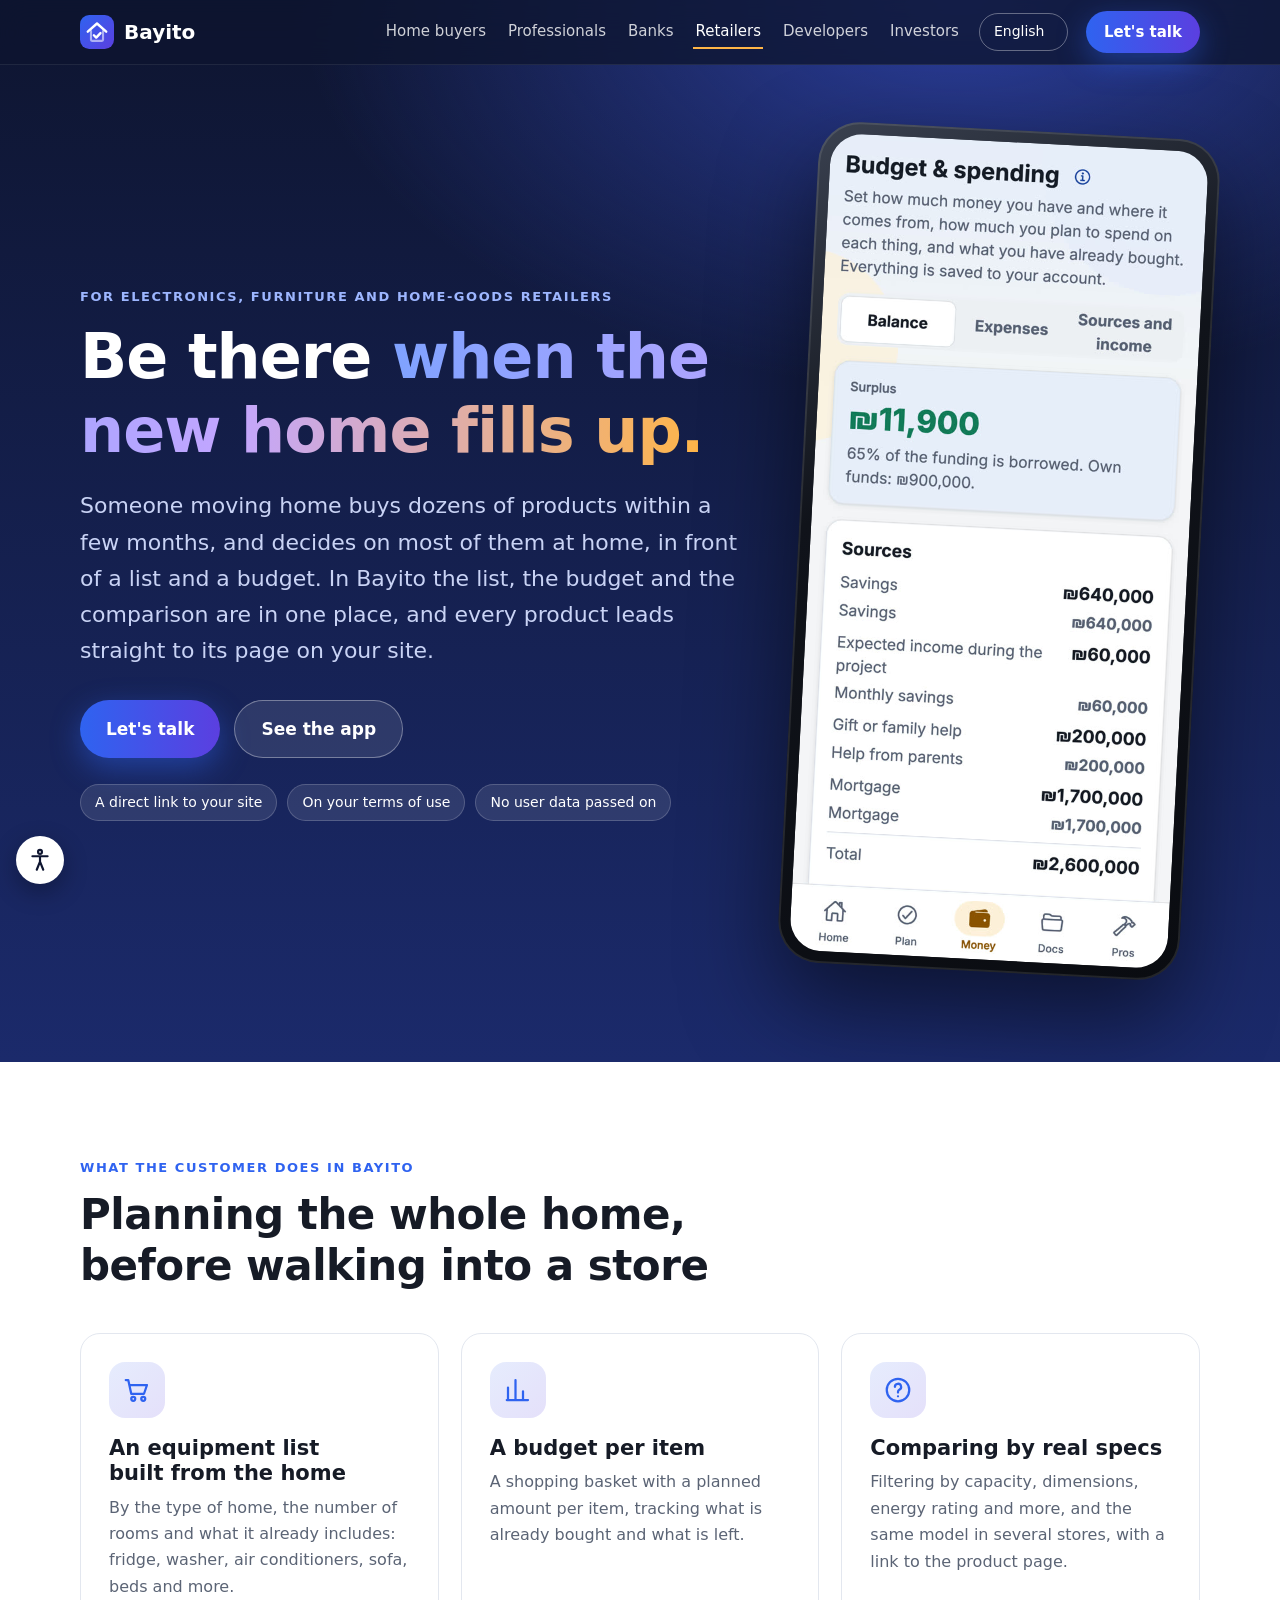
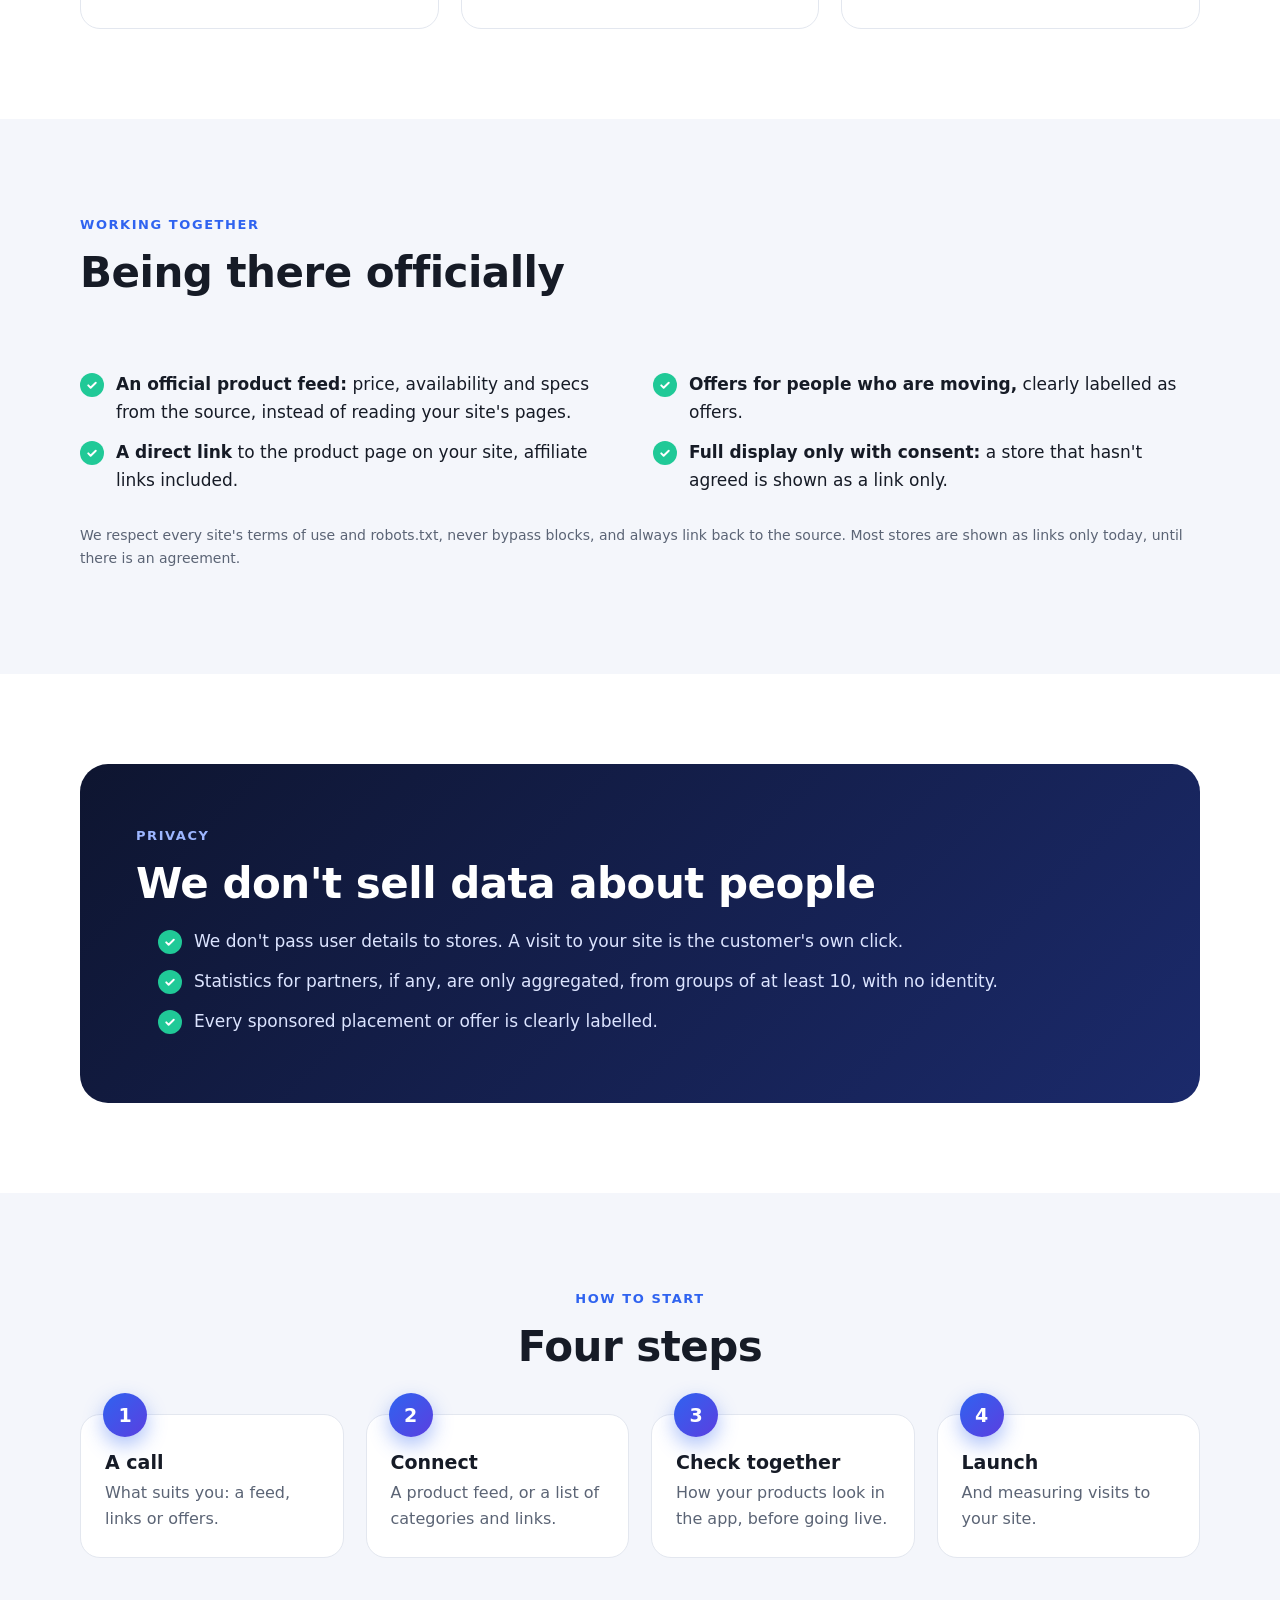
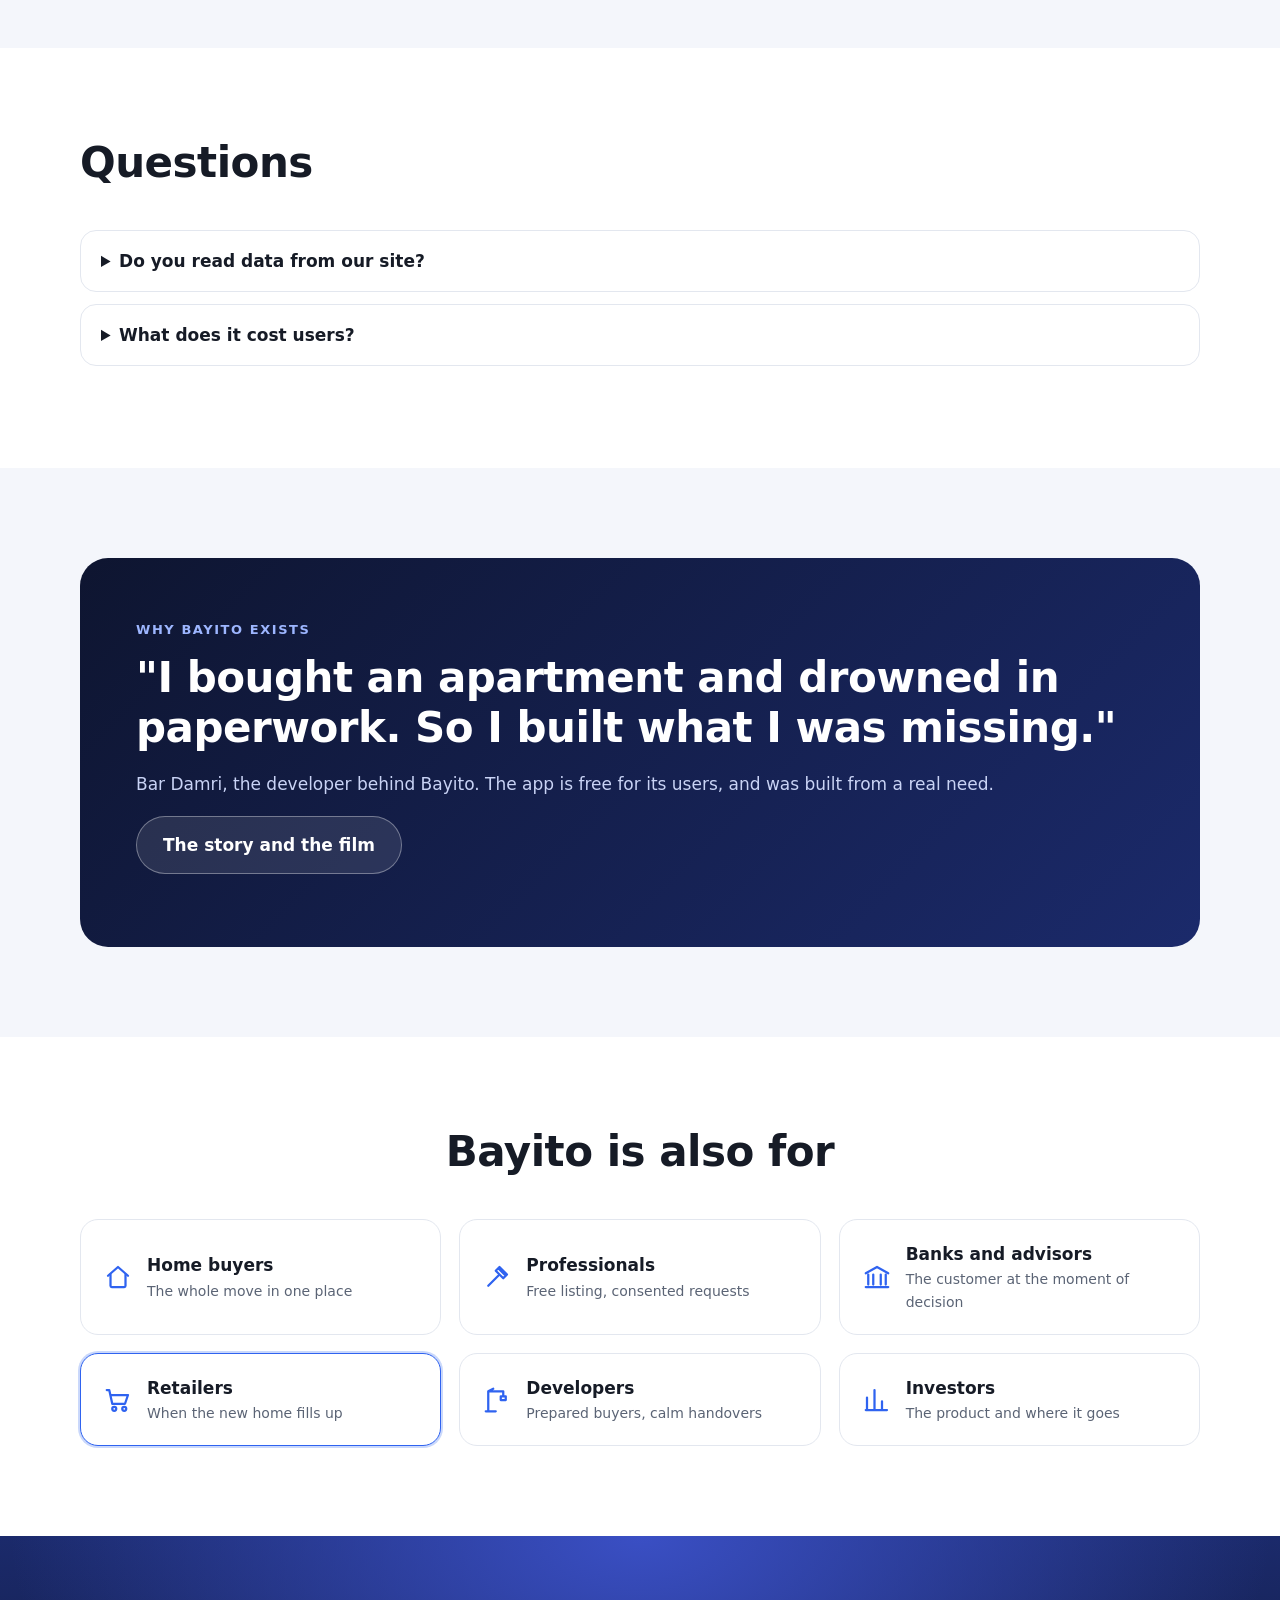
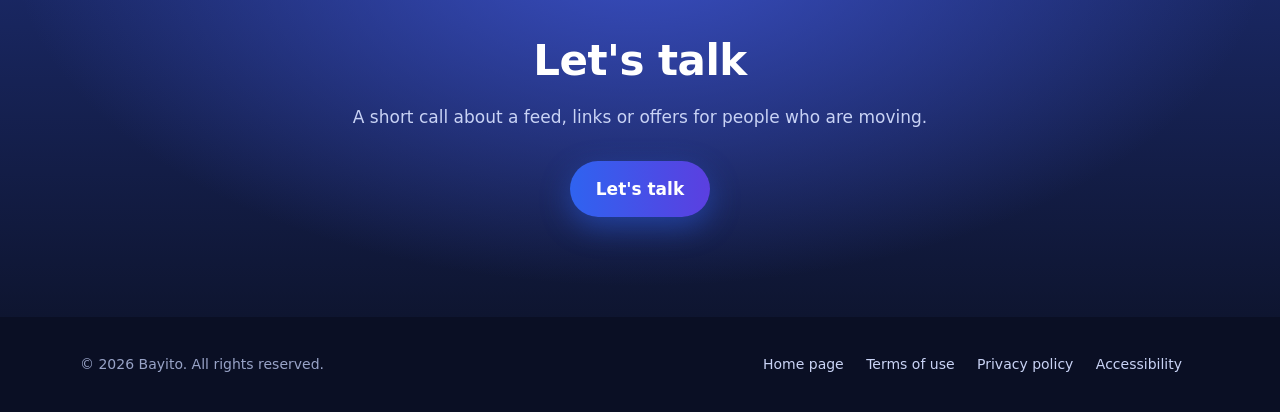
<file: retail.html>
<!doctype html>
<html lang="he" dir="rtl">
<head><script>if(/\.github\.io$/.test(location.hostname))location.replace('https://bayito.app'+location.pathname.replace(/^\/bayito-site(?=\/|$)/,'')+location.search+location.hash)</script>
<link rel="canonical" href="https://bayito.app/retail">
<meta charset="utf-8">
<meta name="viewport" content="width=device-width,initial-scale=1">
<title>Bayito לרשתות חשמל, ריהוט ומוצרי בית | Bayito for retailers</title>
<meta name="description" content="Bayito for electronics, furniture and home-goods retailers: people moving into a new home plan dozens of purchases in one place, and every product links straight to your site.">
<meta property="og:title" content="Bayito for electronics, furniture and home-goods retailers">
<meta property="og:description" content="Be there when the new home fills up.">
<meta property="og:type" content="website">
<meta property="og:image" content="https://bayito.app/img/og-retail-he.jpg">
<meta name="twitter:card" content="summary_large_image">
<meta name="theme-color" content="#0E1530">
<link rel="icon" href="data:image/svg+xml,%3Csvg xmlns=%27http://www.w3.org/2000/svg%27 viewBox=%270 0 48 48%27%3E%3Crect width=%2748%27 height=%2748%27 rx=%2713%27 fill=%27%232F63F0%27/%3E%3Cpath d=%27M11 23.5 24 12l13 11.5%27 stroke=%27white%27 stroke-width=%273.4%27 stroke-linecap=%27round%27 stroke-linejoin=%27round%27 fill=%27none%27/%3E%3Cpath d=%27m19.6 28.6 3.3 3.3 6-6.4%27 stroke=%27white%27 stroke-width=%273.4%27 stroke-linecap=%27round%27 stroke-linejoin=%27round%27 fill=%27none%27/%3E%3C/svg%3E">
<link rel="stylesheet" href="landing.css">
</head>
<body>
<a class="skip" href="#main"><span class="he" lang="he">דילוג לתוכן</span><span class="en" lang="en">Skip to content</span><span class="ru" lang="ru">Перейти к содержимому</span><span class="ar" lang="ar">تخطَّ إلى المحتوى</span></a>
<svg width="0" height="0" style="position:absolute" aria-hidden="true">
  <symbol id="i-q" viewBox="0 0 24 24"><circle cx="12" cy="12" r="9"/><path d="M9.5 9.5a2.5 2.5 0 1 1 3.5 2.3c-.6.3-1 .9-1 1.6v.6M12 17h.01"/></symbol>
  <symbol id="i-scale" viewBox="0 0 24 24"><path d="M12 4v16M5 20h14M6 8h12M6 8l-3 6a3 3 0 0 0 6 0zM18 8l-3 6a3 3 0 0 0 6 0z"/></symbol>
  <symbol id="i-clock" viewBox="0 0 24 24"><circle cx="12" cy="12" r="9"/><path d="M12 7v5l3 2"/></symbol>
  <symbol id="i-home" viewBox="0 0 24 24"><path d="M4 11 12 4l8 7"/><path d="M6 10v9a1 1 0 0 0 1 1h10a1 1 0 0 0 1-1v-9"/></symbol>
  <symbol id="i-hammer" viewBox="0 0 24 24"><path d="m14 6 4 4M5 19l8-8m1-7 6 6-3 3-6-6z"/></symbol>
  <symbol id="i-bank" viewBox="0 0 24 24"><path d="M3 9 12 4l9 5M5 10v8m4-8v8m6-8v8m4-8v8M3 20h18"/></symbol>
  <symbol id="i-cart" viewBox="0 0 24 24"><path d="M3 4h2l2.4 11h10.2L20 8H7"/><circle cx="9" cy="19" r="1.6"/><circle cx="17" cy="19" r="1.6"/></symbol>
  <symbol id="i-crane" viewBox="0 0 24 24"><path d="M5 21V5l12 0M5 5l4-2M17 5v4M15 9h4v3h-4zM3 21h8"/></symbol>
  <symbol id="i-chart" viewBox="0 0 24 24"><path d="M4 20V10m6 10V4m6 16v-7m4 7H3"/></symbol>
</svg>

<header class="top">
  <div class="wrap">
    <a class="logo" href="index.html" aria-label="Bayito"><svg width="34" height="34" viewBox="0 0 48 48" aria-hidden="true"><defs><linearGradient id="lg" x1="0" y1="0" x2="1" y2="1"><stop offset="0" stop-color="#2F63F0"/><stop offset="1" stop-color="#5B3FE0"/></linearGradient></defs><rect width="48" height="48" rx="13" fill="url(#lg)"/><path d="M11 23.5 24 12l13 11.5" stroke="#fff" stroke-width="3.4" stroke-linecap="round" stroke-linejoin="round" fill="none"/><path d="M15.5 22.5V35a1.5 1.5 0 0 0 1.5 1.5h14a1.5 1.5 0 0 0 1.5-1.5V22.5" stroke="#fff" stroke-opacity=".55" stroke-width="3" stroke-linecap="round" stroke-linejoin="round" fill="none"/><path d="m19.6 28.6 3.3 3.3 6-6.4" stroke="#fff" stroke-width="3.4" stroke-linecap="round" stroke-linejoin="round" fill="none"/></svg> Bayito</a>
    <nav class="links" aria-label="Bayito for" data-aria='{"he": "Bayito עבור", "en": "Bayito for", "ru": "Bayito для", "ar": "Bayito لـ"}'>
      <a href="index.html"><span class="he" lang="he">רוכשי דירות</span><span class="en" lang="en">Home buyers</span><span class="ru" lang="ru">Покупатели жилья</span><span class="ar" lang="ar">مشترو البيوت</span></a>
      <a href="pros.html"><span class="he" lang="he">בעלי מקצוע</span><span class="en" lang="en">Professionals</span><span class="ru" lang="ru">Специалисты</span><span class="ar" lang="ar">المهنيون</span></a>
      <a href="banks.html"><span class="he" lang="he">בנקים</span><span class="en" lang="en">Banks</span><span class="ru" lang="ru">Банки</span><span class="ar" lang="ar">البنوك</span></a>
      <a href="retail.html" aria-current="page"><span class="he" lang="he">רשתות</span><span class="en" lang="en">Retailers</span><span class="ru" lang="ru">Магазины</span><span class="ar" lang="ar">المتاجر</span></a>
      <a href="developers.html"><span class="he" lang="he">יזמים</span><span class="en" lang="en">Developers</span><span class="ru" lang="ru">Застройщики</span><span class="ar" lang="ar">المقاولون</span></a>
      <a href="investors.html"><span class="he" lang="he">משקיעים</span><span class="en" lang="en">Investors</span><span class="ru" lang="ru">Инвесторы</span><span class="ar" lang="ar">المستثمرون</span></a>
    </nav>
    <select class="lang" id="lang" aria-label="Language / שפה / Язык / اللغة"><option value="he" lang="he">עברית</option><option value="en" lang="en">English</option><option value="ru" lang="ru">Русский</option><option value="ar" lang="ar">العربية</option></select>
    <a class="btn primary sm" href="mailto:bardamri1702@gmail.com?subject=Bayito%20for%20retailers"><span class="he" lang="he">בואו נדבר</span><span class="en" lang="en">Let's talk</span><span class="ru" lang="ru">Давайте поговорим</span><span class="ar" lang="ar">لنتحدّث</span></a>
  </div>
</header>

<main id="main">
<section class="phero">
  <div class="wrap">
    <div>
      <span class="eyebrow"><span class="he" lang="he">לרשתות חשמל, ריהוט ומוצרי בית</span><span class="en" lang="en">For electronics, furniture and home-goods retailers</span><span class="ru" lang="ru">Для магазинов электроники, мебели и товаров для дома</span><span class="ar" lang="ar">لمتاجر الإلكترونيات والأثاث ومستلزمات البيت</span></span>
      <h1><span class="he" lang="he">היו שם <span class="grad">כשהבית החדש מתמלא.</span></span><span class="en" lang="en">Be there <span class="grad">when the new home fills up.</span></span><span class="ru" lang="ru">Будьте рядом, <span class="grad">когда новый дом наполняется.</span></span><span class="ar" lang="ar">كن هناك <span class="grad">حين يمتلئ البيت الجديد.</span></span></h1>
      <p class="lead"><span class="he" lang="he">מי שעובר דירה קונה עשרות מוצרים בתוך כמה חודשים, ומחליט על רובם בבית, מול רשימה ותקציב. ב-Bayito הרשימה, התקציב וההשוואה נמצאים במקום אחד, וכל מוצר מוביל ישר לעמוד שלו באתר שלכם.</span><span class="en" lang="en">Someone moving home buys dozens of products within a few months, and decides on most of them at home, in front of a list and a budget. In Bayito the list, the budget and the comparison are in one place, and every product leads straight to its page on your site.</span><span class="ru" lang="ru">Тот, кто переезжает, покупает десятки товаров за несколько месяцев и решает о большинстве из них дома, перед списком и бюджетом. В Bayito список, бюджет и сравнение — в одном месте, и каждый товар ведёт прямо на его страницу на вашем сайте.</span><span class="ar" lang="ar">من ينتقل إلى بيت يشتري عشرات المنتجات خلال بضعة أشهر، ويقرّر معظمها في البيت، أمام قائمة وميزانية. في Bayito القائمة والميزانية والمقارنة في مكان واحد، وكل منتج يقود مباشرة إلى صفحته في موقعك.</span></p>
      <div class="cta-row">
        <a class="btn primary" href="mailto:bardamri1702@gmail.com?subject=Bayito%20for%20retailers"><span class="he" lang="he">בואו נדבר</span><span class="en" lang="en">Let's talk</span><span class="ru" lang="ru">Давайте поговорим</span><span class="ar" lang="ar">لنتحدّث</span></a>
        <a class="btn ghost" href="web/"><span class="he" lang="he">לראות את האפליקציה</span><span class="en" lang="en">See the app</span><span class="ru" lang="ru">Посмотреть приложение</span><span class="ar" lang="ar">شاهد التطبيق</span></a>
      </div>
      <div class="chips">
        <span><span class="he" lang="he">קישור ישיר לאתר שלכם</span><span class="en" lang="en">A direct link to your site</span><span class="ru" lang="ru">Прямая ссылка на ваш сайт</span><span class="ar" lang="ar">رابط مباشر لموقعك</span></span><span><span class="he" lang="he">לפי תנאי השימוש שלכם</span><span class="en" lang="en">On your terms of use</span><span class="ru" lang="ru">По вашим условиям использования</span><span class="ar" lang="ar">وفق شروط الاستخدام لديك</span></span><span><span class="he" lang="he">בלי העברת מידע על משתמשים</span><span class="en" lang="en">No user data passed on</span><span class="ru" lang="ru">Без передачи данных пользователей</span><span class="ar" lang="ar">بلا تمرير بيانات المستخدمين</span></span>
      </div>
    </div>
    <div class="shot" aria-hidden="true"><img class="he" src="img/shot-budget-top-he.jpg" alt=""><img class="en" src="img/shot-budget-top-en.jpg" alt=""><img class="ru" src="img/shot-budget-top-ru.jpg" alt=""><img class="ar" src="img/shot-budget-top-ar.jpg" alt=""></div>
  </div>
</section>
<section>
  <div class="wrap">
    <div class="head reveal"><span class="eyebrow"><span class="he" lang="he">מה הלקוח עושה ב-Bayito</span><span class="en" lang="en">What the customer does in Bayito</span><span class="ru" lang="ru">Что клиент делает в Bayito</span><span class="ar" lang="ar">ما يفعله الزبون في Bayito</span></span><h2><span class="he" lang="he">מתכננים את כל הבית, לפני שנכנסים לחנות</span><span class="en" lang="en">Planning the whole home, before walking into a store</span><span class="ru" lang="ru">Планирование всего дома до похода в магазин</span><span class="ar" lang="ar">تخطيط البيت كله، قبل دخول متجر</span></h2></div>
    <div class="grid g3">
      <div class="card reveal"><div class="ico"><svg><use href="#i-cart"/></svg></div><h3><span class="he" lang="he">רשימת ציוד לפי הדירה</span><span class="en" lang="en">An equipment list built from the home</span><span class="ru" lang="ru">Список техники, составленный по дому</span><span class="ar" lang="ar">قائمة معدّات مبنية من البيت</span></h3><p><span class="he" lang="he">לפי סוג הדירה, מספר החדרים ומה כבר כלול בה: מקרר, מכונת כביסה, מזגנים, ספה, מיטות ועוד.</span><span class="en" lang="en">By the type of home, the number of rooms and what it already includes: fridge, washer, air conditioners, sofa, beds and more.</span><span class="ru" lang="ru">По типу жилья, числу комнат и тому, что уже есть: холодильник, стиральная машина, кондиционеры, диван, кровати и другое.</span><span class="ar" lang="ar">حسب نوع البيت، عدد الغرف وما يشمله أصلًا: ثلاجة، غسالة، مكيّفات، كنبة، أسرّة وغيرها.</span></p></div>
      <div class="card reveal"><div class="ico"><svg><use href="#i-chart"/></svg></div><h3><span class="he" lang="he">תקציב לכל פריט</span><span class="en" lang="en">A budget per item</span><span class="ru" lang="ru">Бюджет на каждый товар</span><span class="ar" lang="ar">ميزانية لكل بند</span></h3><p><span class="he" lang="he">סל קניות עם סכום מתוכנן לכל פריט, ומעקב אחרי מה שכבר נקנה ומה נשאר.</span><span class="en" lang="en">A shopping basket with a planned amount per item, tracking what is already bought and what is left.</span><span class="ru" lang="ru">Корзина с запланированной суммой на каждый товар и учётом того, что уже куплено и что осталось.</span><span class="ar" lang="ar">سلة مشتريات بمبلغ مخطّط لكل بند، مع متابعة ما اشتُري وما بقي.</span></p></div>
      <div class="card reveal"><div class="ico"><svg><use href="#i-q"/></svg></div><h3><span class="he" lang="he">השוואה לפי מפרט אמיתי</span><span class="en" lang="en">Comparing by real specs</span><span class="ru" lang="ru">Сравнение по реальным характеристикам</span><span class="ar" lang="ar">مقارنة حسب مواصفات حقيقية</span></h3><p><span class="he" lang="he">סינון לפי נפח, מידות, דירוג אנרגיה ועוד, ואותו דגם בכמה חנויות, עם קישור לעמוד המוצר.</span><span class="en" lang="en">Filtering by capacity, dimensions, energy rating and more, and the same model in several stores, with a link to the product page.</span><span class="ru" lang="ru">Фильтры по объёму, размерам, классу энергопотребления и другому, и одна модель в нескольких магазинах со ссылкой на страницу товара.</span><span class="ar" lang="ar">تصفية حسب السعة والمقاسات وتصنيف الطاقة وغيرها، والطراز نفسه في عدة متاجر، مع رابط لصفحة المنتج.</span></p></div>
      
    </div>
  </div>
</section>
<section class="alt">
  <div class="wrap">
    <div class="head reveal"><span class="eyebrow"><span class="he" lang="he">שיתוף פעולה</span><span class="en" lang="en">Working together</span><span class="ru" lang="ru">Совместная работа</span><span class="ar" lang="ar">العمل معًا</span></span><h2><span class="he" lang="he">להיות שם בצורה רשמית</span><span class="en" lang="en">Being there officially</span><span class="ru" lang="ru">Официальное присутствие</span><span class="ar" lang="ar">التواجد الرسمي</span></h2></div>
    <div class="two">
      <ul class="ticks reveal"><li><span class="he" lang="he"><b>פיד מוצרים רשמי:</b> מחיר, זמינות ומפרט מהמקור, במקום קריאה של דפי האתר.</span><span class="en" lang="en"><b>An official product feed:</b> price, availability and specs from the source, instead of reading your site's pages.</span><span class="ru" lang="ru"><b>Официальный фид товаров:</b> цена, наличие и характеристики из источника, вместо чтения страниц вашего сайта.</span><span class="ar" lang="ar"><b>تغذية منتجات رسمية:</b> السعر والتوفّر والمواصفات من المصدر، بدل قراءة صفحات موقعك.</span></li><li><span class="he" lang="he"><b>קישור ישיר</b> לעמוד המוצר אצלכם, כולל קישורי שותפים.</span><span class="en" lang="en"><b>A direct link</b> to the product page on your site, affiliate links included.</span><span class="ru" lang="ru"><b>Прямая ссылка</b> на страницу товара на вашем сайте, включая партнёрские ссылки.</span><span class="ar" lang="ar"><b>رابط مباشر</b> لصفحة المنتج في موقعك، بما في ذلك روابط الشراكة.</span></li></ul>
      <ul class="ticks reveal"><li><span class="he" lang="he"><b>מבצעים למי שעובר דירה,</b> מסומנים בבירור כמבצע.</span><span class="en" lang="en"><b>Offers for people who are moving,</b> clearly labelled as offers.</span><span class="ru" lang="ru"><b>Предложения для переезжающих,</b> чётко помеченные как предложения.</span><span class="ar" lang="ar"><b>عروض لمن ينتقلون،</b> موسومة بوضوح كعروض.</span></li><li><span class="he" lang="he"><b>הצגה מלאה רק בהסכמה:</b> חנות שלא הסכימה מוצגת כקישור בלבד.</span><span class="en" lang="en"><b>Full display only with consent:</b> a store that hasn't agreed is shown as a link only.</span><span class="ru" lang="ru"><b>Полный показ только с согласия:</b> магазин, который не согласился, показывается только ссылкой.</span><span class="ar" lang="ar"><b>عرض كامل فقط بالموافقة:</b> المتجر الذي لم يوافق يُعرض كرابط فقط.</span></li></ul>
    </div>
    <p class="note reveal" style="margin-top:18px"><span class="he" lang="he">אנחנו מכבדים את תנאי השימוש ואת קובץ robots.txt של כל אתר, לא עוקפים חסימות, ומפנים תמיד חזרה לאתר המקור. רוב החנויות מוצגות היום כקישור בלבד, עד שיש הסכמה.</span><span class="en" lang="en">We respect every site's terms of use and robots.txt, never bypass blocks, and always link back to the source. Most stores are shown as links only today, until there is an agreement.</span><span class="ru" lang="ru">Мы соблюдаем условия использования и robots.txt каждого сайта, никогда не обходим блокировки и всегда даём ссылку на источник. Сегодня большинство магазинов показываются только ссылками, пока нет соглашения.</span><span class="ar" lang="ar">نحترم شروط استخدام كل موقع وملف robots.txt، لا نتجاوز الحظر أبدًا، ونربط دائمًا بالمصدر. معظم المتاجر تُعرض اليوم كروابط فقط، حتى يكون هناك اتفاق.</span></p>
  </div>
</section>
<section>
  <div class="wrap">
    <div class="band reveal">
      <span class="eyebrow"><span class="he" lang="he">פרטיות</span><span class="en" lang="en">Privacy</span><span class="ru" lang="ru">Приватность</span><span class="ar" lang="ar">الخصوصية</span></span>
      <h2><span class="he" lang="he">לא מוכרים מידע על אנשים</span><span class="en" lang="en">We don't sell data about people</span><span class="ru" lang="ru">Мы не продаём данные о людях</span><span class="ar" lang="ar">نحن لا نبيع بيانات عن الناس</span></h2>
      <ul class="ticks"><li><span class="he" lang="he">אנחנו לא מעבירים לחנויות פרטים על משתמשים. כניסה לאתר שלכם היא קליק רגיל של הלקוח.</span><span class="en" lang="en">We don't pass user details to stores. A visit to your site is the customer's own click.</span><span class="ru" lang="ru">Мы не передаём магазинам данные пользователей. Визит на ваш сайт — собственный клик клиента.</span><span class="ar" lang="ar">لا نمرّر تفاصيل المستخدمين إلى المتاجر. زيارة موقعك هي نقرة الزبون نفسه.</span></li><li><span class="he" lang="he">סטטיסטיקות לשותפים, אם יהיו, רק מצטברות, מקבוצות של 10 לפחות ובלי זהות.</span><span class="en" lang="en">Statistics for partners, if any, are only aggregated, from groups of at least 10, with no identity.</span><span class="ru" lang="ru">Статистика для партнёров, если она есть, только агрегированная, по группам не меньше 10 человек, без личности.</span><span class="ar" lang="ar">الإحصاءات للشركاء، إن وُجدت، مجمّعة فقط، لمجموعات من 10 على الأقل، بلا هوية.</span></li><li><span class="he" lang="he">כל הצעה ממומנת או מבצע מסומנים בבירור.</span><span class="en" lang="en">Every sponsored placement or offer is clearly labelled.</span><span class="ru" lang="ru">Каждое спонсорское размещение или предложение чётко помечено.</span><span class="ar" lang="ar">كل عرض أو موضع مموَّل موسوم بوضوح.</span></li></ul>
      
    </div>
  </div>
</section>
<section class="alt">
  <div class="wrap">
    <div class="head reveal" style="text-align:center"><span class="eyebrow"><span class="he" lang="he">איך מתחילים</span><span class="en" lang="en">How to start</span><span class="ru" lang="ru">Как начать</span><span class="ar" lang="ar">كيف تبدأ</span></span><h2><span class="he" lang="he">ארבעה צעדים</span><span class="en" lang="en">Four steps</span><span class="ru" lang="ru">Четыре шага</span><span class="ar" lang="ar">أربع خطوات</span></h2></div>
    <div class="steps">
      <div class="step reveal"><h3><span class="he" lang="he">שיחה</span><span class="en" lang="en">A call</span><span class="ru" lang="ru">Звонок</span><span class="ar" lang="ar">مكالمة</span></h3><p><span class="he" lang="he">מה מתאים לכם: פיד, קישורים או מבצעים.</span><span class="en" lang="en">What suits you: a feed, links or offers.</span><span class="ru" lang="ru">Что вам подходит: фид, ссылки или предложения.</span><span class="ar" lang="ar">ما يناسبك: تغذية، روابط أو عروض.</span></p></div>
      <div class="step reveal"><h3><span class="he" lang="he">חיבור</span><span class="en" lang="en">Connect</span><span class="ru" lang="ru">Подключение</span><span class="ar" lang="ar">الربط</span></h3><p><span class="he" lang="he">פיד מוצרים או רשימת קטגוריות וקישורים.</span><span class="en" lang="en">A product feed, or a list of categories and links.</span><span class="ru" lang="ru">Фид товаров или список категорий и ссылок.</span><span class="ar" lang="ar">تغذية منتجات، أو قائمة فئات وروابط.</span></p></div>
      <div class="step reveal"><h3><span class="he" lang="he">בדיקה משותפת</span><span class="en" lang="en">Check together</span><span class="ru" lang="ru">Проверим вместе</span><span class="ar" lang="ar">نفحص معًا</span></h3><p><span class="he" lang="he">איך המוצרים שלכם נראים באפליקציה, לפני שעולים.</span><span class="en" lang="en">How your products look in the app, before going live.</span><span class="ru" lang="ru">Как ваши товары выглядят в приложении, до запуска.</span><span class="ar" lang="ar">كيف تبدو منتجاتك في التطبيق، قبل الإطلاق.</span></p></div>
      <div class="step reveal"><h3><span class="he" lang="he">השקה</span><span class="en" lang="en">Launch</span><span class="ru" lang="ru">Запуск</span><span class="ar" lang="ar">الإطلاق</span></h3><p><span class="he" lang="he">ומדידה של כניסות לאתר שלכם.</span><span class="en" lang="en">And measuring visits to your site.</span><span class="ru" lang="ru">И измерение визитов на ваш сайт.</span><span class="ar" lang="ar">وقياس الزيارات إلى موقعك.</span></p></div>
      
    </div>
  </div>
</section>
<section>
  <div class="wrap">
    <div class="head reveal"><h2><span class="he" lang="he">שאלות</span><span class="en" lang="en">Questions</span><span class="ru" lang="ru">Вопросы</span><span class="ar" lang="ar">أسئلة</span></h2></div>
    <details class="reveal"><summary><span class="he" lang="he">אתם קוראים מידע מהאתר שלנו?</span><span class="en" lang="en">Do you read data from our site?</span><span class="ru" lang="ru">Вы читаете данные с нашего сайта?</span><span class="ar" lang="ar">هل تقرأون بيانات من موقعنا؟</span></summary><p><span class="he" lang="he">רק בהתאם לתנאי השימוש ולקובץ robots.txt שלכם, בקצב נמוך ועם קישור חזרה. אם תבקשו, נציג רק קישור. פיד רשמי הוא הדרך המועדפת.</span><span class="en" lang="en">Only in line with your terms of use and robots.txt, at a low rate and with a link back. If you ask, we show a link only. An official feed is the preferred way.</span><span class="ru" lang="ru">Только в соответствии с вашими условиями использования и robots.txt, с низкой частотой и со ссылкой обратно. Если попросите, показываем только ссылку. Предпочтительный путь — официальный фид.</span><span class="ar" lang="ar">فقط وفق شروط الاستخدام لديك وملف robots.txt، بوتيرة منخفضة ومع رابط رجوع. إن طلبت، نعرض رابطًا فقط. التغذية الرسمية هي الطريق المفضّل.</span></p></details>
    <details class="reveal"><summary><span class="he" lang="he">כמה זה עולה למשתמשים?</span><span class="en" lang="en">What does it cost users?</span><span class="ru" lang="ru">Сколько это стоит пользователям?</span><span class="ar" lang="ar">كم يكلّف المستخدمين؟</span></summary><p><span class="he" lang="he">כלום. Bayito חינמית לגמרי למשתמשים.</span><span class="en" lang="en">Nothing. Bayito is completely free for its users.</span><span class="ru" lang="ru">Ничего. Bayito полностью бесплатен для пользователей.</span><span class="ar" lang="ar">لا شيء. Bayito مجاني تمامًا لمستخدميه.</span></p></details>
    
  </div>
</section>
<section class="alt">
  <div class="wrap">
    <div class="band reveal">
      <span class="eyebrow"><span class="he" lang="he">למה Bayito נולדה</span><span class="en" lang="en">Why Bayito exists</span><span class="ru" lang="ru">Почему существует Bayito</span><span class="ar" lang="ar">لماذا يوجد Bayito</span></span>
      <h2><span class="he" lang="he">"קניתי דירה וטבעתי בניירת. אז בניתי את מה שהיה חסר לי."</span><span class="en" lang="en">"I bought an apartment and drowned in paperwork. So I built what I was missing."</span><span class="ru" lang="ru">«Покупка квартиры обернулась морем бумаг. Поэтому появилось то, чего мне не хватало».</span><span class="ar" lang="ar">"اشتريت شقة وغرقت في الأوراق. فبنيت ما كان ينقصني."</span></h2>
      <p><span class="he" lang="he">בר דמרי, המפתח של Bayito. האפליקציה חינמית למשתמשים, ונבנתה מתוך צורך אמיתי.</span><span class="en" lang="en">Bar Damri, the developer behind Bayito. The app is free for its users, and was built from a real need.</span><span class="ru" lang="ru">Бар Дамри, разработчик Bayito. Приложение бесплатно для пользователей и сделано из настоящей потребности.</span><span class="ar" lang="ar">بار دمري، مطوّر Bayito. التطبيق مجاني لمستخدميه، ووُلد من حاجة حقيقية.</span></p>
      <p><a class="btn ghost" href="index.html#story"><span class="he" lang="he">לסיפור ולסרטון</span><span class="en" lang="en">The story and the film</span><span class="ru" lang="ru">История и фильм</span><span class="ar" lang="ar">القصة والفيلم</span></a></p>
    </div>
  </div>
</section>
<section>
  <div class="wrap">
    <div class="head reveal" style="text-align:center"><h2><span class="he" lang="he">Bayito גם בשביל</span><span class="en" lang="en">Bayito is also for</span><span class="ru" lang="ru">Bayito также для</span><span class="ar" lang="ar">Bayito أيضًا لـ</span></h2></div>
    <div class="aud">
      <a href="index.html"><svg><use href="#i-home"/></svg><span><span class="he" lang="he">רוכשי דירות</span><span class="en" lang="en">Home buyers</span><span class="ru" lang="ru">Покупатели жилья</span><span class="ar" lang="ar">مشترو البيوت</span><small><span class="he" lang="he">כל המעבר במקום אחד</span><span class="en" lang="en">The whole move in one place</span><span class="ru" lang="ru">Весь переезд в одном месте</span><span class="ar" lang="ar">كل الانتقال في مكان واحد</span></small></span></a>
      <a href="pros.html"><svg><use href="#i-hammer"/></svg><span><span class="he" lang="he">בעלי מקצוע</span><span class="en" lang="en">Professionals</span><span class="ru" lang="ru">Специалисты</span><span class="ar" lang="ar">المهنيون</span><small><span class="he" lang="he">רישום חינם ופניות בהסכמה</span><span class="en" lang="en">Free listing, consented requests</span><span class="ru" lang="ru">Бесплатное размещение, запросы с согласия</span><span class="ar" lang="ar">إدراج مجاني، طلبات بالموافقة</span></small></span></a>
      <a href="banks.html"><svg><use href="#i-bank"/></svg><span><span class="he" lang="he">בנקים ויועצים</span><span class="en" lang="en">Banks and advisors</span><span class="ru" lang="ru">Банки и консультанты</span><span class="ar" lang="ar">البنوك والمستشارون</span><small><span class="he" lang="he">הלקוח ברגע ההחלטה</span><span class="en" lang="en">The customer at the moment of decision</span><span class="ru" lang="ru">Клиент в момент решения</span><span class="ar" lang="ar">الزبون في لحظة القرار</span></small></span></a>
      <a href="retail.html" aria-current="page"><svg><use href="#i-cart"/></svg><span><span class="he" lang="he">רשתות</span><span class="en" lang="en">Retailers</span><span class="ru" lang="ru">Магазины</span><span class="ar" lang="ar">المتاجر</span><small><span class="he" lang="he">כשהבית החדש מתמלא</span><span class="en" lang="en">When the new home fills up</span><span class="ru" lang="ru">Когда новый дом наполняется</span><span class="ar" lang="ar">حين يمتلئ البيت الجديد</span></small></span></a>
      <a href="developers.html"><svg><use href="#i-crane"/></svg><span><span class="he" lang="he">יזמים וחברות בנייה</span><span class="en" lang="en">Developers</span><span class="ru" lang="ru">Застройщики</span><span class="ar" lang="ar">المقاولون</span><small><span class="he" lang="he">רוכשים מוכנים, מסירה רגועה</span><span class="en" lang="en">Prepared buyers, calm handovers</span><span class="ru" lang="ru">Подготовленные покупатели, спокойная сдача</span><span class="ar" lang="ar">مشترون مستعدّون، تسليم هادئ</span></small></span></a>
      <a href="investors.html"><svg><use href="#i-chart"/></svg><span><span class="he" lang="he">משקיעים</span><span class="en" lang="en">Investors</span><span class="ru" lang="ru">Инвесторы</span><span class="ar" lang="ar">المستثمرون</span><small><span class="he" lang="he">המוצר ולאן הוא הולך</span><span class="en" lang="en">The product and where it goes</span><span class="ru" lang="ru">Продукт и его развитие</span><span class="ar" lang="ar">المنتج وإلى أين يتّجه</span></small></span></a>
    </div>
  </div>
</section>

<section class="final">
  <div class="wrap">
    <h2><span class="he" lang="he">בואו נדבר</span><span class="en" lang="en">Let's talk</span><span class="ru" lang="ru">Давайте поговорим</span><span class="ar" lang="ar">لنتحدّث</span></h2>
    <p><span class="he" lang="he">שיחה קצרה על פיד, קישורים או מבצעים למי שעובר דירה.</span><span class="en" lang="en">A short call about a feed, links or offers for people who are moving.</span><span class="ru" lang="ru">Короткий звонок о фиде, ссылках или предложениях для переезжающих.</span><span class="ar" lang="ar">مكالمة قصيرة عن تغذية أو روابط أو عروض لمن ينتقلون.</span></p>
    <a class="btn primary" href="mailto:bardamri1702@gmail.com?subject=Bayito%20for%20retailers"><span class="he" lang="he">בואו נדבר</span><span class="en" lang="en">Let's talk</span><span class="ru" lang="ru">Давайте поговорим</span><span class="ar" lang="ar">لنتحدّث</span></a>
  </div>
</section>
</main>

<footer>
  <div class="wrap">
    <div>© 2026 Bayito. <span class="he" lang="he">כל הזכויות שמורות.</span><span class="en" lang="en">All rights reserved.</span><span class="ru" lang="ru">Все права защищены.</span><span class="ar" lang="ar">جميع الحقوق محفوظة.</span></div>
    <div>
      <a href="index.html"><span class="he" lang="he">לדף הבית</span><span class="en" lang="en">Home page</span><span class="ru" lang="ru">Главная</span><span class="ar" lang="ar">الصفحة الرئيسية</span></a>
      <a href="terms.html"><span class="he" lang="he">תנאי שימוש</span><span class="en" lang="en">Terms of use</span><span class="ru" lang="ru">Условия использования</span><span class="ar" lang="ar">شروط الاستخدام</span></a>
      <a href="privacy.html"><span class="he" lang="he">מדיניות פרטיות</span><span class="en" lang="en">Privacy policy</span><span class="ru" lang="ru">Политика конфиденциальности</span><span class="ar" lang="ar">سياسة الخصوصية</span></a>
      <a href="accessibility.html"><span class="he" lang="he">הצהרת נגישות</span><span class="en" lang="en">Accessibility</span><span class="ru" lang="ru">Доступность</span><span class="ar" lang="ar">إتاحة الوصول</span></a>
    </div>
  </div>
</footer>

<div class="a11y" id="a11y">
  <div class="panel" id="a11y-panel" role="group" aria-label="Accessibility" data-aria='{"he": "נגישות", "en": "Accessibility", "ru": "Доступность", "ar": "إتاحة الوصول"}'>
    <button type="button" data-a="big" aria-pressed="false"><span class="he" lang="he">הגדלת טקסט</span><span class="en" lang="en">Larger text</span><span class="ru" lang="ru">Крупный текст</span><span class="ar" lang="ar">نص أكبر</span></button>
    <button type="button" data-a="hc" aria-pressed="false"><span class="he" lang="he">ניגודיות גבוהה</span><span class="en" lang="en">High contrast</span><span class="ru" lang="ru">Высокий контраст</span><span class="ar" lang="ar">تباين عالٍ</span></button>
    <button type="button" data-a="calm" aria-pressed="false"><span class="he" lang="he">בלי אנימציות</span><span class="en" lang="en">No animation</span><span class="ru" lang="ru">Без анимации</span><span class="ar" lang="ar">بلا حركة</span></button>
    <a href="accessibility.html" style="padding:6px 12px"><span class="he" lang="he">הצהרת נגישות</span><span class="en" lang="en">Accessibility statement</span><span class="ru" lang="ru">Заявление о доступности</span><span class="ar" lang="ar">بيان إتاحة الوصول</span></a>
  </div>
  <button class="t" type="button" id="a11y-toggle" aria-expanded="false" aria-controls="a11y-panel" aria-label="Accessibility menu" data-aria='{"he": "תפריט נגישות", "en": "Accessibility menu", "ru": "Меню доступности", "ar": "قائمة إتاحة الوصول"}'><svg width="26" height="26" viewBox="0 0 24 24" fill="none" stroke="currentColor" stroke-width="2" stroke-linecap="round" stroke-linejoin="round" aria-hidden="true"><circle cx="12" cy="4.5" r="1.8"/><path d="M5 8.5h14M12 8.5v5M9 21l3-7.5L15 21"/></svg></button>
</div>
<script src="landing.js"></script>
</body>
</html>
</file>
<file: landing.css>
/* The audience pages of the site (banks, retail, pros, developers): the same look as the home page (index.html keeps its own copy, with the hero and skyline). */
:root{--blue:#2F63F0;--violet:#5B3FE0;--navy:#0E1530;--navy2:#1B2A6B;--ink:#161B26;--muted:#5B6475;--line:#E3E7EF;--soft:#F4F6FB;--amber:#FFB547;--green:#20C997;--card:#fff;--radius:20px}
*{box-sizing:border-box}html{scroll-behavior:smooth}
body{margin:0;font:17px/1.65 system-ui,-apple-system,"Segoe UI",Heebo,Arial,sans-serif;color:var(--ink);background:#fff;overflow-x:hidden}
html:not([lang=he]) .he,html:not([lang=en]) .en,html:not([lang=ru]) .ru,html:not([lang=ar]) .ar{display:none!important}html[lang=ar] body{font-family:system-ui,-apple-system,"Segoe UI","Noto Sans Arabic","Geeza Pro",Tahoma,Arial,sans-serif}select.lang{appearance:none;-webkit-appearance:none}select.lang option{color:#161B26;background:#fff}
a{color:inherit}img,svg,video{max-width:100%}
.wrap{width:min(1120px,92vw);margin-inline:auto}
h1,h2,h3{line-height:1.2;margin:0;text-wrap:balance}
h2{font-size:clamp(28px,4vw,42px);letter-spacing:-.5px}
.lead{font-size:clamp(18px,2.2vw,22px);color:var(--muted);max-width:760px}
.grad{background:linear-gradient(90deg,#7FA2FF,#C3A6FF,#FFB547);-webkit-background-clip:text;background-clip:text;color:transparent}
/* header, with the audiences */
header.top{position:fixed;inset:0 0 auto 0;z-index:50;backdrop-filter:blur(14px);background:rgba(14,21,48,.78);color:#fff;border-bottom:1px solid rgba(255,255,255,.08)}
header.top .wrap{display:flex;align-items:center;gap:18px;height:64px}
.logo{display:flex;align-items:center;gap:10px;font-weight:800;font-size:20px;text-decoration:none}
nav.links{display:flex;gap:18px;margin-inline-start:auto;font-size:15px}
nav.links a{text-decoration:none;opacity:.8;padding:4px 2px;border-bottom:2px solid transparent}nav.links a:hover{opacity:1}
nav.links a[aria-current=page]{opacity:1;border-bottom-color:var(--amber)}
.lang{border:1px solid rgba(255,255,255,.35);background:transparent;color:#fff;border-radius:999px;padding:6px 14px;cursor:pointer;font:inherit;font-size:14px}
.btn{display:inline-flex;align-items:center;gap:10px;padding:14px 26px;border-radius:999px;font-weight:700;text-decoration:none;border:0;cursor:pointer;font:inherit;font-weight:700;transition:transform .2s,box-shadow .2s}
.btn.primary{background:linear-gradient(90deg,var(--blue),var(--violet));color:#fff;box-shadow:0 10px 30px rgba(47,99,240,.45)}
.btn.primary:hover{transform:translateY(-2px);box-shadow:0 16px 40px rgba(47,99,240,.55)}
.btn.ghost{background:rgba(255,255,255,.1);color:#fff;border:1px solid rgba(255,255,255,.35)}
.btn.line{background:#fff;color:var(--ink);border:1px solid var(--line)}
.btn.sm{padding:9px 18px;font-size:15px}
@media(max-width:980px){nav.links{display:none}}
/* the hero of an audience page: words and a phone with a real screen */
.phero{position:relative;color:#fff;background:radial-gradient(1100px 650px at 75% 0%,#2c3f9e 0%,transparent 60%),linear-gradient(180deg,var(--navy) 0%,var(--navy2) 100%);padding:130px 0 90px;overflow:hidden}
.phero .wrap{display:grid;grid-template-columns:1.25fr .75fr;gap:48px;align-items:center}
.phero h1{font-size:clamp(36px,5.4vw,62px);letter-spacing:-1px}
.phero .lead{color:#C9D3F5;margin:20px 0 30px}
.phero .eyebrow{color:#9db6ff}
@media(max-width:900px){.phero .wrap{grid-template-columns:1fr}.phero .shot{max-width:300px;margin:auto}}
.shot{position:relative;border-radius:42px;padding:12px;background:linear-gradient(150deg,#3a4150 0%,#10131a 38%,#0a0c11 100%);box-shadow:0 40px 90px rgba(0,0,0,.5),0 0 0 2px rgba(255,255,255,.1) inset;transform:rotate(-3deg)}
html[dir=ltr] .shot{transform:rotate(3deg)}
.shot img{display:block;width:100%;border-radius:32px;aspect-ratio:1170/2532;object-fit:cover;object-position:top}
.cta-row{display:flex;gap:14px;flex-wrap:wrap}
.chips{display:flex;gap:10px;flex-wrap:wrap;margin-top:26px;font-size:14px}
.chips>span{background:rgba(255,255,255,.1);border:1px solid rgba(255,255,255,.18);border-radius:999px;padding:6px 14px}
/* sections */
section{padding:90px 0;position:relative}
section.alt{background:var(--soft)}
.eyebrow{display:inline-block;color:var(--blue);font-weight:800;letter-spacing:.12em;font-size:13px;text-transform:uppercase;margin-bottom:12px}
.head{margin-bottom:42px}
.grid{display:grid;gap:22px}
.g3{grid-template-columns:repeat(3,1fr)}.g2{grid-template-columns:repeat(2,1fr)}.g4{grid-template-columns:repeat(4,1fr)}
@media(max-width:900px){.g3,.g4{grid-template-columns:repeat(2,1fr)}}@media(max-width:600px){.g3,.g2,.g4{grid-template-columns:1fr}}
.card{background:var(--card);border:1px solid var(--line);border-radius:var(--radius);padding:28px;transition:transform .3s,box-shadow .3s;position:relative;overflow:hidden}
.card:hover{transform:translateY(-6px);box-shadow:0 22px 50px rgba(30,45,110,.14)}
.card .ico{width:56px;height:56px;border-radius:16px;display:grid;place-items:center;background:linear-gradient(135deg,rgba(47,99,240,.12),rgba(91,63,224,.16));margin-bottom:18px}
.card .ico svg{width:30px;height:30px;stroke:var(--blue);fill:none;stroke-width:1.8;stroke-linecap:round;stroke-linejoin:round}
.card h3{font-size:21px;margin-bottom:8px}.card p{margin:0;color:var(--muted);font-size:16px}
.card .num{display:block;font-size:40px;font-weight:900;color:transparent;-webkit-text-stroke:2px var(--blue);line-height:1;margin-bottom:12px}
.reveal{opacity:0;transform:translateY(28px);transition:opacity .8s,transform .8s}.reveal.in{opacity:1;transform:none}
.band{background:linear-gradient(135deg,var(--navy),var(--navy2));color:#fff;border-radius:28px;padding:56px;position:relative;overflow:hidden}
.band p{color:#C9D3F5}.band .eyebrow{color:#9db6ff}
.band ul{padding-inline-start:22px;color:#DCE4FF}.band li{margin:8px 0}
.two{display:grid;grid-template-columns:1fr 1fr;gap:26px}@media(max-width:860px){.two{grid-template-columns:1fr}.band{padding:34px 24px}}
.ticks{list-style:none;padding:0;margin:18px 0 0}
.ticks li{display:flex;gap:12px;align-items:flex-start;margin:12px 0}
.ticks li::before{content:"";flex:none;width:24px;height:24px;margin-top:3px;border-radius:50%;background:var(--green) url("data:image/svg+xml,%3Csvg xmlns='http://www.w3.org/2000/svg' viewBox='0 0 24 24'%3E%3Cpath d='M7 12.5l3.2 3.2L17 9' stroke='white' stroke-width='2.6' fill='none' stroke-linecap='round' stroke-linejoin='round'/%3E%3C/svg%3E") center/18px no-repeat}
.band .ticks{color:#DCE4FF}
.steps{counter-reset:s;display:grid;grid-template-columns:repeat(4,1fr);gap:22px}
@media(max-width:900px){.steps{grid-template-columns:repeat(2,1fr)}}@media(max-width:600px){.steps{grid-template-columns:1fr}}
.step{position:relative;padding:30px 24px 24px;border-radius:var(--radius);background:#fff;border:1px solid var(--line)}
.step::before{counter-increment:s;content:counter(s);position:absolute;top:-22px;inset-inline-start:22px;width:44px;height:44px;border-radius:50%;background:linear-gradient(135deg,var(--blue),var(--violet));color:#fff;font-weight:800;display:grid;place-items:center;font-size:19px;box-shadow:0 8px 20px rgba(47,99,240,.4)}
.step h3{margin:6px 0 6px;font-size:19px}.step p{margin:0;color:var(--muted);font-size:16px}
.note{font-size:14px;color:var(--muted)}
.band .note{color:#AEB9DD}
/* the story and the film */
.story{display:grid;grid-template-columns:1fr 1fr;gap:40px;align-items:center}@media(max-width:900px){.story{grid-template-columns:1fr}}
.story blockquote{margin:0;font-size:clamp(20px,2.4vw,26px);line-height:1.5;font-weight:600}
.story .sign{margin-top:16px;color:var(--muted);font-weight:700}
.film{position:relative;border-radius:22px;overflow:hidden;box-shadow:0 30px 70px rgba(14,21,48,.35);background:#0b1630;aspect-ratio:16/9}
.film video{display:block;width:100%;height:100%}
/* the audiences */
.aud{display:grid;grid-template-columns:repeat(3,1fr);gap:18px}@media(max-width:900px){.aud{grid-template-columns:repeat(2,1fr)}}@media(max-width:560px){.aud{grid-template-columns:1fr}}
.aud a{display:flex;gap:14px;align-items:center;padding:20px 22px;border-radius:18px;background:#fff;border:1px solid var(--line);text-decoration:none;font-weight:700;transition:transform .25s,box-shadow .25s}
.aud a:hover{transform:translateY(-4px);box-shadow:0 18px 40px rgba(30,45,110,.14)}
.aud a small{display:block;font-weight:500;color:var(--muted);font-size:14px}
.aud svg{flex:none;width:30px;height:30px;stroke:var(--blue);fill:none;stroke-width:1.8;stroke-linecap:round;stroke-linejoin:round}
.aud a[aria-current=page]{border-color:var(--blue);box-shadow:0 0 0 2px rgba(47,99,240,.25)}
/* questions */
details{border:1px solid var(--line);border-radius:16px;padding:16px 20px;background:#fff;margin:12px 0}
details summary{cursor:pointer;font-weight:700}
details p{margin:10px 0 0;color:var(--muted)}
.final{text-align:center;color:#fff;background:radial-gradient(900px 500px at 50% 0,#3a4fc4,transparent 70%),linear-gradient(180deg,var(--navy2),var(--navy));padding:100px 0}
.final h2{margin-bottom:16px}.final p{color:#C9D3F5;max-width:640px;margin:0 auto 30px}
footer{background:#0A0F24;color:#98A3C7;padding:36px 0;font-size:14px}
footer .wrap{display:flex;gap:24px;flex-wrap:wrap;align-items:center;justify-content:space-between}
footer a{color:#C9D3F5;margin-inline-end:18px;text-decoration:none}footer a:hover{text-decoration:underline}
a:focus-visible,button:focus-visible,summary:focus-visible{outline:3px solid #FFB547;outline-offset:3px;border-radius:6px}
.skip{position:fixed;inset-block-start:-60px;inset-inline-start:12px;z-index:100;background:#fff;color:#0E1530;padding:10px 18px;border-radius:10px;font-weight:700;transition:inset-block-start .2s}.skip:focus{inset-block-start:10px}
html.hc{filter:contrast(1.25)}html.hc body{background:#fff}html.hc .lead,html.hc .card p,html.hc .step p{color:#26303f}
html.big{font-size:125%}
.a11y{position:fixed;inset-block-end:16px;inset-inline-start:16px;z-index:60;display:flex;flex-direction:column;gap:8px;align-items:flex-start}
.a11y button.t{width:48px;height:48px;border-radius:50%;border:0;background:#fff;color:#0E1530;box-shadow:0 8px 24px rgba(0,0,0,.3);cursor:pointer;display:grid;place-items:center}
.a11y .panel{display:none;background:#fff;color:#0E1530;border-radius:16px;padding:12px;box-shadow:0 14px 40px rgba(0,0,0,.35);gap:8px;flex-direction:column;min-width:210px}.a11y.open .panel{display:flex}
.a11y .panel button{border:1px solid #D9DEE7;background:#F4F6FB;border-radius:10px;padding:10px 12px;font:inherit;font-size:15px;cursor:pointer;text-align:start}.a11y .panel button[aria-pressed=true]{background:#2F63F0;color:#fff;border-color:#2F63F0}
html.calm *{animation:none!important;transition:none!important}html.calm .reveal{opacity:1;transform:none}
@media(prefers-reduced-motion:reduce){*{animation:none!important;transition:none!important}.reveal{opacity:1;transform:none}}
</file>
